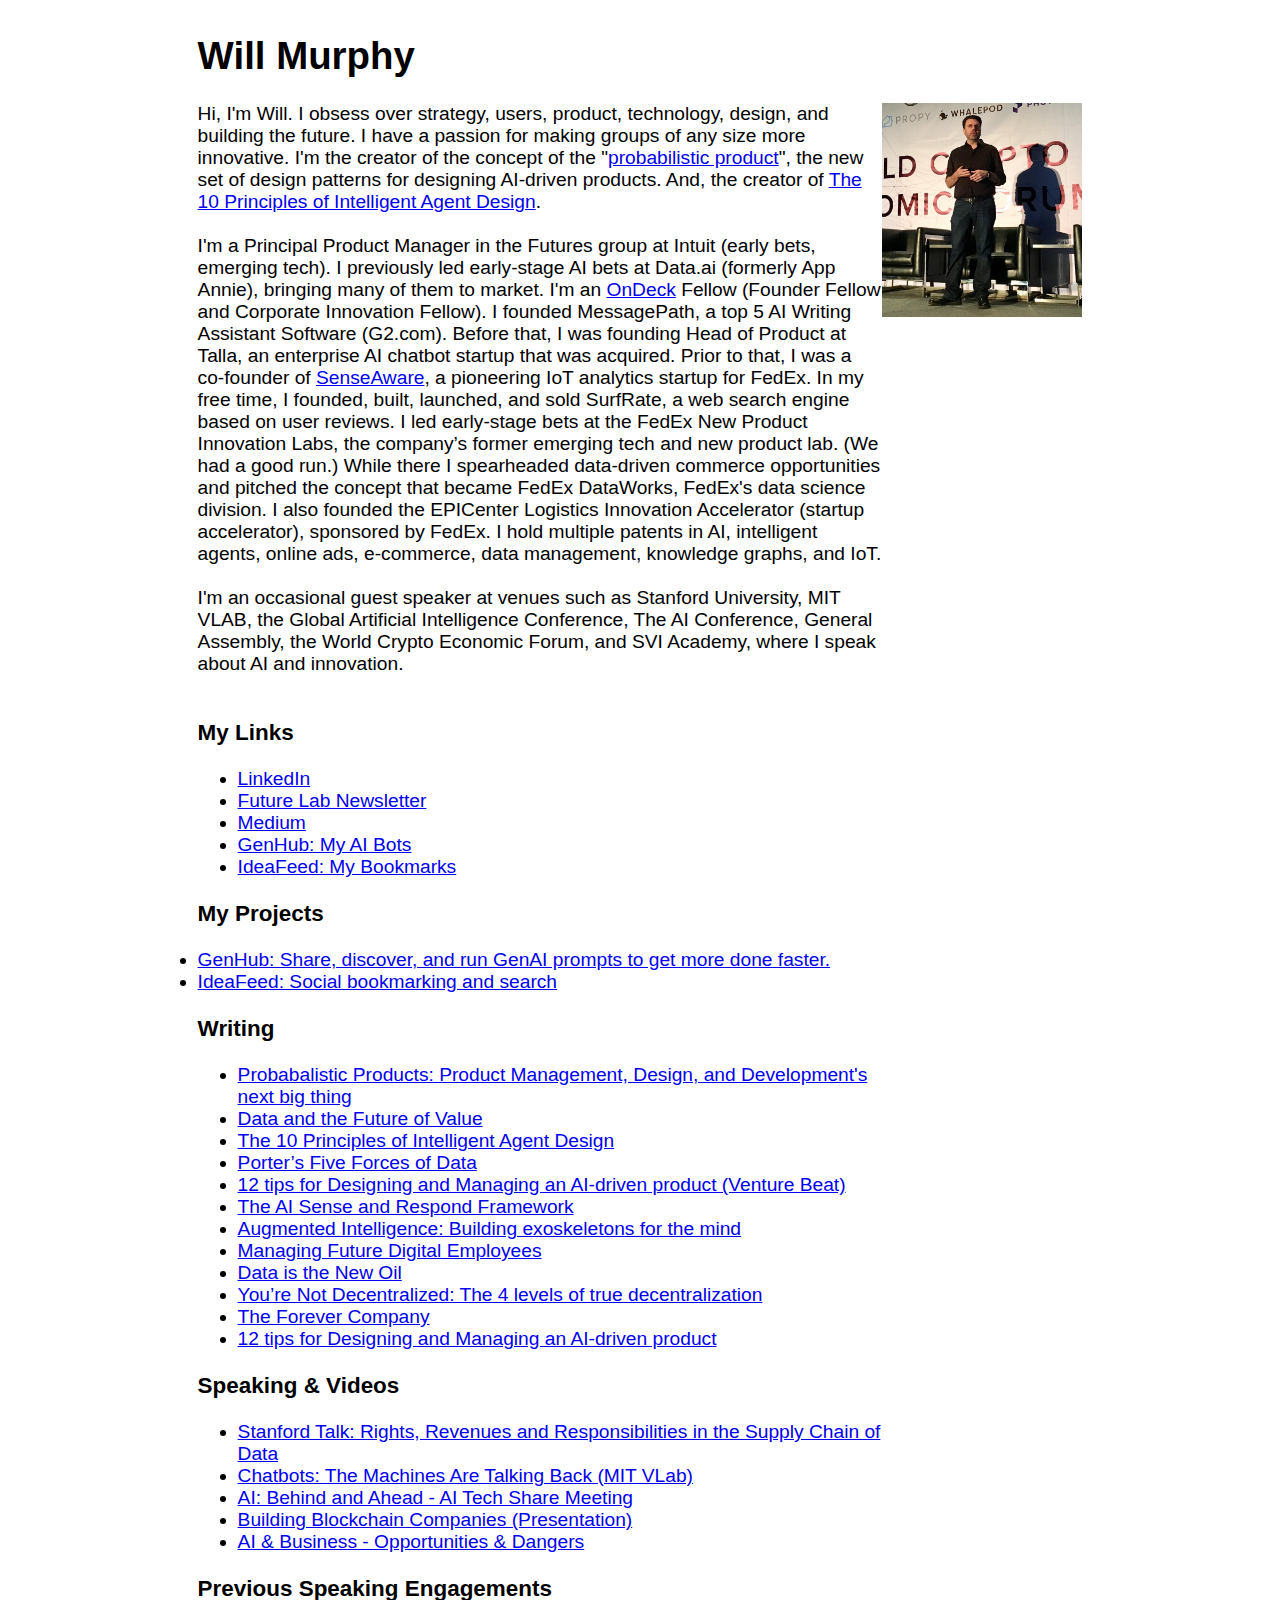
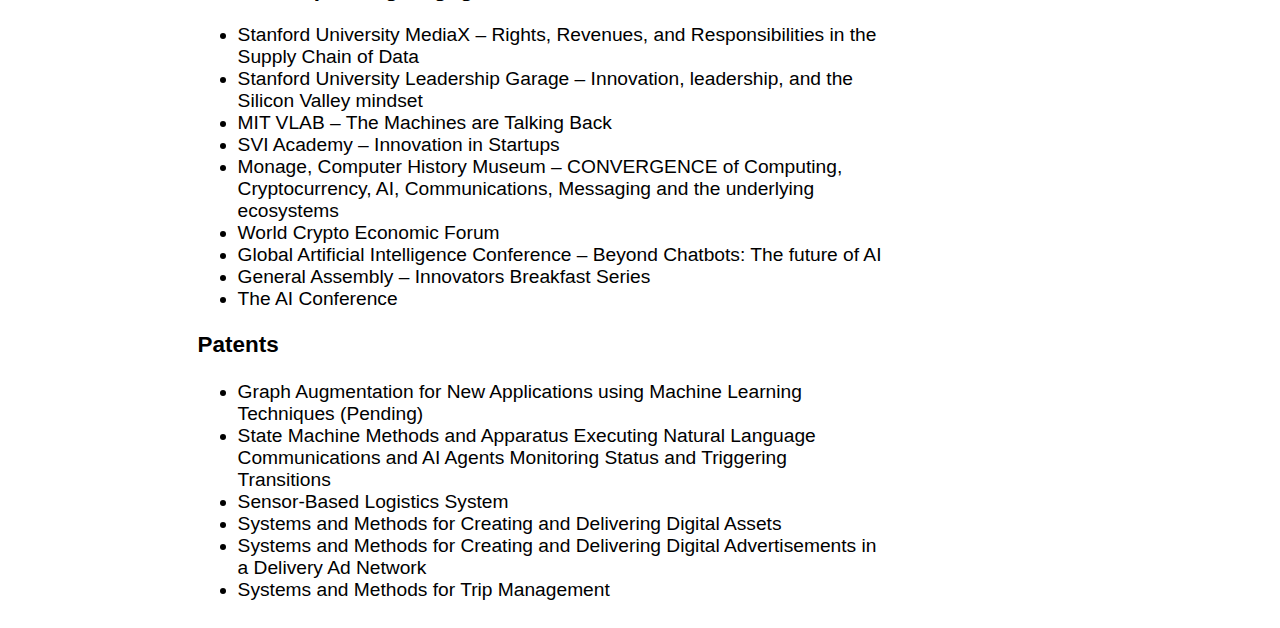
<file: index.html>
<!doctype html>
<html>
<head>
<meta charset="UTF-8">
    <meta name="title" content="Will Murphy">
    <meta name="description" content="Will Murphy">
    <meta name="keywords" content="Will Murphy, Silicon Valley, Artificial Intelligence, AI, Product Management, Innovation, Intrapreneur, Entrepreneur">
    <meta name="robots" content="index, follow">
    <meta http-equiv="Content-Type" content="text/html; charset=utf-8">
    <meta name="language" content="English">
    <meta name="revisit-after" content="7 days">

<title>Will Murphy</title>
<link rel="icon" type="image/x-icon" href="images/favicon.ico">
<meta name="viewport" content="width=device-width, initial-scale=1">    
<link rel="stylesheet" href="style.css">   
</head>
<body>
<div style="width: 70%;margin: auto;display:flex;"><h1>Will Murphy</h1>
</div>
<div style="width: 70%;margin: auto;display:flex;">
<!--
<div><mark><a href="https://willmurphy.net/ignite" target="_blank">New book coming in 2025: <b>Ignite: Sparking and nurturing innovation in organizations</b></a></mark></div>
-->

<div style="flex: 80%;">

Hi, I'm Will. I obsess over strategy, users, product, technology, design, and building the future.
    I have a passion for making groups of any size more innovative.
    I'm the creator of the concept of the "<a href="https://futurelab.substack.com/p/probabilistic-products" target="_blank">probabilistic product</a>", the new set of design patterns for designing AI-driven products.
    And, the creator of <a href="https://futurelab.substack.com/p/the-10-principles-of-intelligent" target="_blank">The 10 Principles of Intelligent Agent Design</a>.
<br><br>
    I'm a Principal Product Manager in the Futures group at Intuit (early bets, emerging tech). I previously led early-stage AI bets at Data.ai (formerly App Annie), bringing many of them to market.
    I'm an <a href="https://www.beondeck.com/" target="_blank">OnDeck</a> Fellow (Founder Fellow and Corporate Innovation Fellow).
I founded MessagePath, a top 5 AI Writing Assistant Software (G2.com).
Before that, I was founding Head of Product at Talla, an enterprise AI chatbot startup that was acquired.
Prior to that, I was a co-founder of <a href="https://senseaware.com/" target="_blank">SenseAware</a>, a pioneering IoT analytics startup for FedEx.
    In my free time, I founded, built, launched, and sold SurfRate, a web search engine based on user reviews.
I led early-stage bets at the FedEx New Product Innovation Labs, the company’s former emerging tech and new product lab. (We had a good run.)
While there I spearheaded data-driven commerce opportunities and pitched the concept that became FedEx DataWorks, FedEx's data science division.
    I also founded the EPICenter Logistics Innovation Accelerator (startup accelerator), sponsored by FedEx.
    I hold multiple patents in AI, intelligent agents, online ads, e-commerce, data management, knowledge graphs, and IoT.
<br><br>
    I'm an occasional guest speaker at venues such as Stanford University, MIT VLAB, the Global Artificial Intelligence Conference, The AI Conference, General Assembly, the World Crypto Economic Forum, and SVI Academy, where I speak about AI and innovation. <br><br>
<h3>My Links</h3>
<ul>
<li><a href="https://linkedin.com/in/willmurphy" target="_blank">LinkedIn</a></li>
<li><a href="https://futurelab.substack.com/" target="_blank">Future Lab Newsletter</a></li>
<li><a href="https://willmurphy.medium.com/" target="_blank">Medium</a></li>
<li><a href="https://genhub.ai/will" target="_blank">GenHub: My AI Bots</a></li>
<li><a href="https://ideafeed.com/will" target="_blank">IdeaFeed: My Bookmarks</a></li>
 
</ul>

<h3>My Projects</h3>
<li><a href="https://genhub.ai/" target="_blank">GenHub: Share, discover, and run GenAI prompts to get more done faster.
</a>
  </li> 
<li><a href="https://ideafeed.com/" target="_blank">IdeaFeed: Social bookmarking and search
</a>
  </li>
</ul> 

 
<h3>Writing</h3>
<ul>
<li>  <a href="https://futurelab.substack.com/p/probabilistic-products" target="_blank">Probabalistic Products: Product Management, Design, and Development's next big thing

</a>
</li>
<li>  <a href="data-future-of-value.html" target="_blank">Data and the Future of Value
  </a>    
    </li>
<li>  <a href="10-principles-intelligent-agent-design.html" target="_blank">The 10 Principles of Intelligent Agent Design
    </a>    
    </li>
<li>  <a href="porters-five-forces-of-data.html" target="_blank">Porter’s Five Forces of Data
    </a>    
   </li>
 
<li><a href="https://venturebeat.com/ai/12-tips-for-designing-and-managing-an-ai-driven-product/" target="_blank">12 tips for Designing and Managing an AI-driven product (Venture Beat)
    </a>    
    </li>
<li>  <a href="https://towardsdatascience.com/the-ai-sense-and-respond-framework-a-way-to-find-ai-opportunities-for-executives-and-entrepreneurs-a24aa56b4bff" target="_blank">The AI Sense and Respond Framework
    </a>
    </li>
<li>  <a href="https://medium.com/messagepath/augmented-intelligence-building-exoskeletons-for-the-mind-6a60f47cd398" target="_blank">Augmented Intelligence: Building exoskeletons for the mind
    </a>    
    </li>
<li>  <a href="https://medium.com/botchain/managing-future-digital-employees-529d83dcd8ea" target="_blank">Managing Future Digital Employees
    </a>    
    </li>
<li>  <a href="https://towardsdatascience.com/data-is-the-new-oil-f11440e80dd0" target="_blank">Data is the New Oil
    </a>    
    </li>

  <li><a href="https://willmurphy.medium.com/youre-not-decentralized-the-4-levels-of-true-decentralization-930e7e537748" target="_blank">You’re Not Decentralized: The 4 levels of true decentralization
    </a>    
  <li><a href="https://willmurphy.medium.com/the-forever-company-512ef48fd49f" target="_blank">The Forever Company</a>
    <br>
  <li><a href="https://opendatascience.com/12-tips-for-designing-and-managing-an-ai-driven-product/" target="_blank">12 tips for Designing and Managing an AI-driven product
</a>
    </li>
</ul>

<h3>Speaking & Videos</h3>
<ul>
<li><a href="https://www.youtube.com/watch?v=AAuG6im6qM4&embeds_euri=https%3A%2F%2Fwillmurphy.net%2F&feature=emb_imp_woyt" target="_blank">Stanford Talk: Rights, Revenues and Responsibilities in the Supply Chain of Data

</a>
</li>    
<li><a href="https://www.youtube.com/watch?v=OtcBAr-YdfQ" target="_blank">Chatbots: The Machines Are Talking Back (MIT VLab)
</a>
  </li>  
 
<li><a href="https://youtu.be/9xhGmuW9ym8?t=2047" target="_blank">AI: Behind and Ahead - AI Tech Share Meeting</a>
</li>   
<li><a href="https://www.slideshare.net/willmurphy/building-blockchain-companies-will-murphy-87743042" target="_blank">Building Blockchain Companies (Presentation)</a>
</li>   
<li><a href="https://www.slideshare.net/willmurphy/ai-business-opportunities-dangers" target="_blank">AI & Business - Opportunities & Dangers
</a>
</li>   
</ul>
   
 <h3>Previous Speaking Engagements</h3>
<ul>
  <li>Stanford University MediaX – Rights, Revenues, and Responsibilities in the Supply Chain of Data</li>
  <li>Stanford University Leadership Garage – Innovation, leadership, and the Silicon Valley mindset</li>
 
<li>MIT VLAB – The Machines are Talking Back</li>
<li>SVI Academy – Innovation in Startups</li>
<li>Monage, Computer History Museum – CONVERGENCE of Computing, Cryptocurrency, AI, Communications, Messaging and the underlying ecosystems</li>
<li>World Crypto Economic Forum</li>
<li>Global Artificial Intelligence Conference – Beyond Chatbots: The future of AI</li>
<li>General Assembly – Innovators Breakfast Series</li>
<li>The AI Conference</li>
 </ul>

 <h3>Patents</h3>
<ul>
  <li>Graph Augmentation for New Applications using Machine Learning Techniques (Pending)</li>
 <li>State Machine Methods and Apparatus Executing Natural Language Communications and AI Agents Monitoring Status and Triggering Transitions
 <li>Sensor-Based Logistics System</li>
 <li>Systems and Methods for Creating and Delivering Digital Assets</li>
 <li>Systems and Methods for Creating and Delivering Digital Advertisements in a Delivery Ad Network</li>
 <li>Systems and Methods for Trip Management</li>
 </ul>

</div>

    <div style="flex: 20%;">
        <div style="text-align:right;">
            <!--<div>
                <img src="images/murph.jpg" width="200" height="" align="right" alt=""/>
            </div>
            <br><br><br><br>
            -->
            <div>
                <img src="images/Image-2018-01-18-at-8.54.04-PM.png" width="200" height="" align="right" alt=""/>
            </div>
        </div>
    </div>

</div>    
    
</body>
</html>
</file>
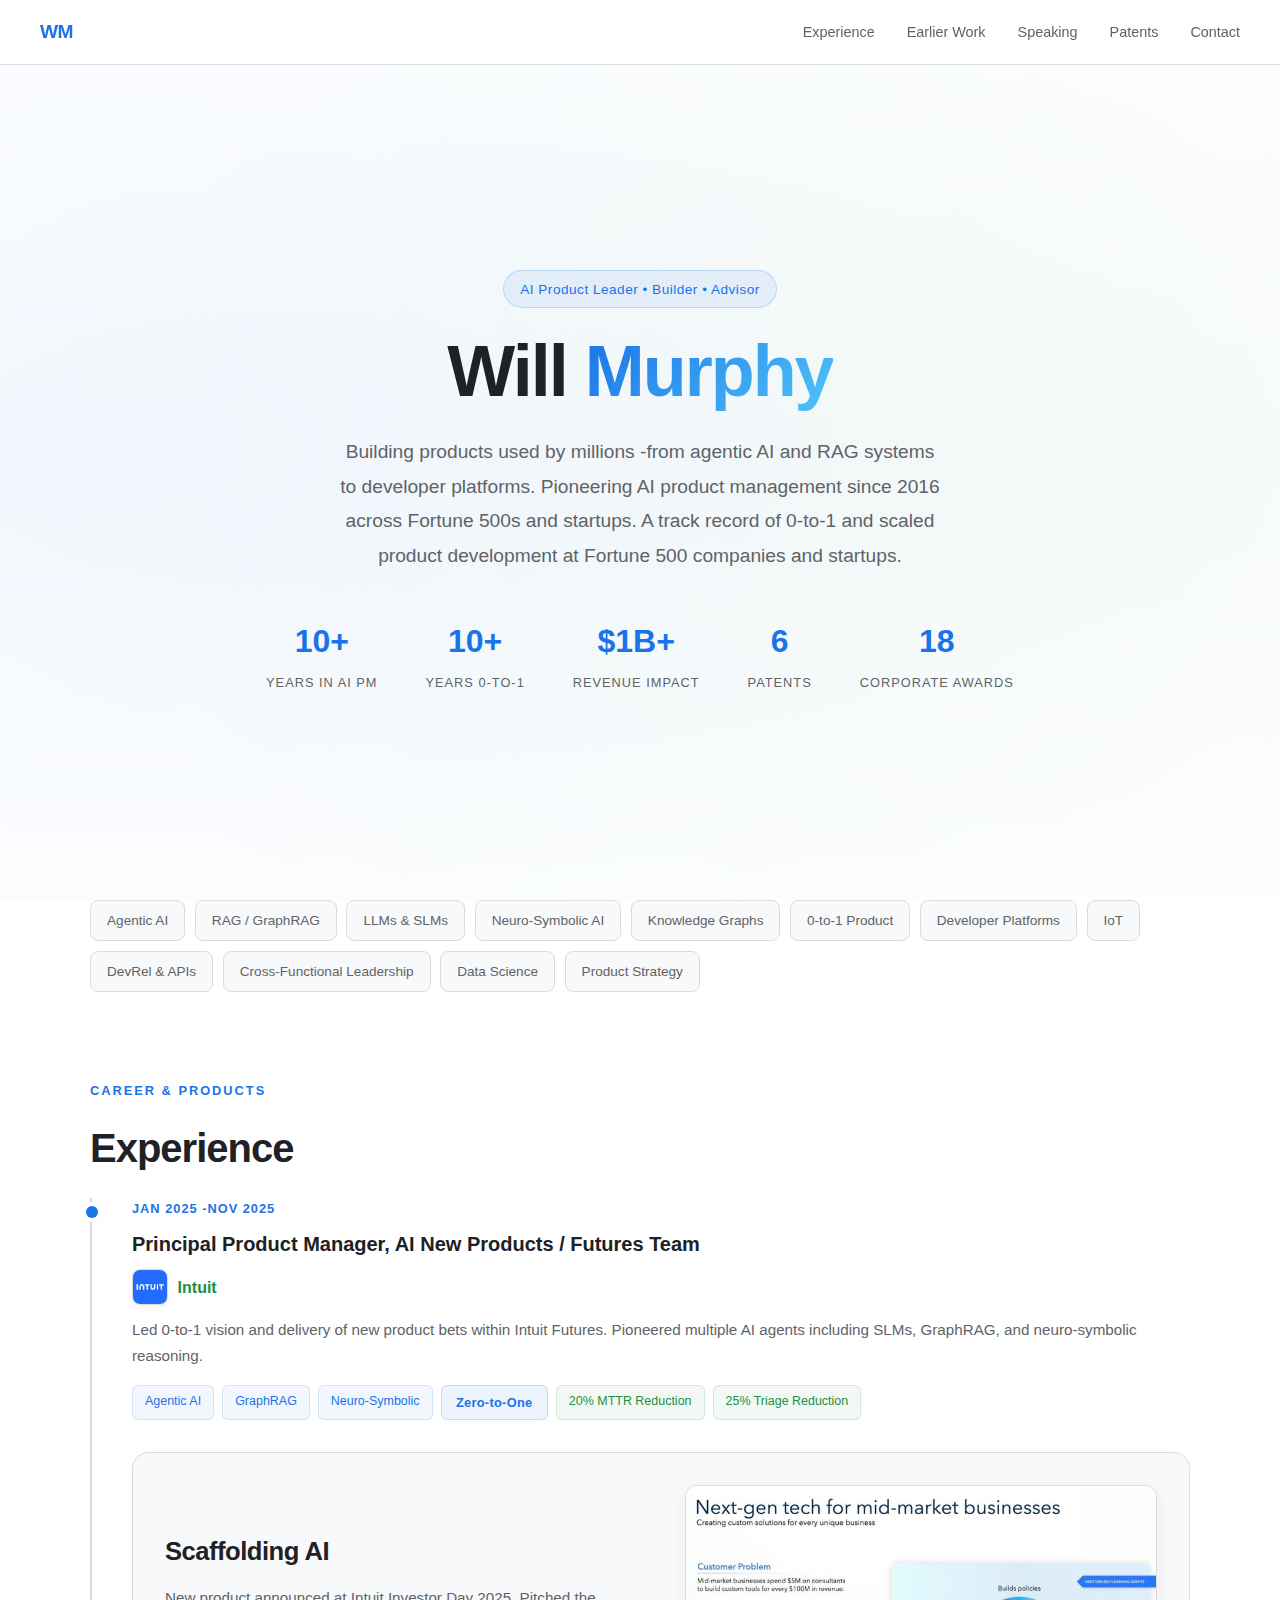
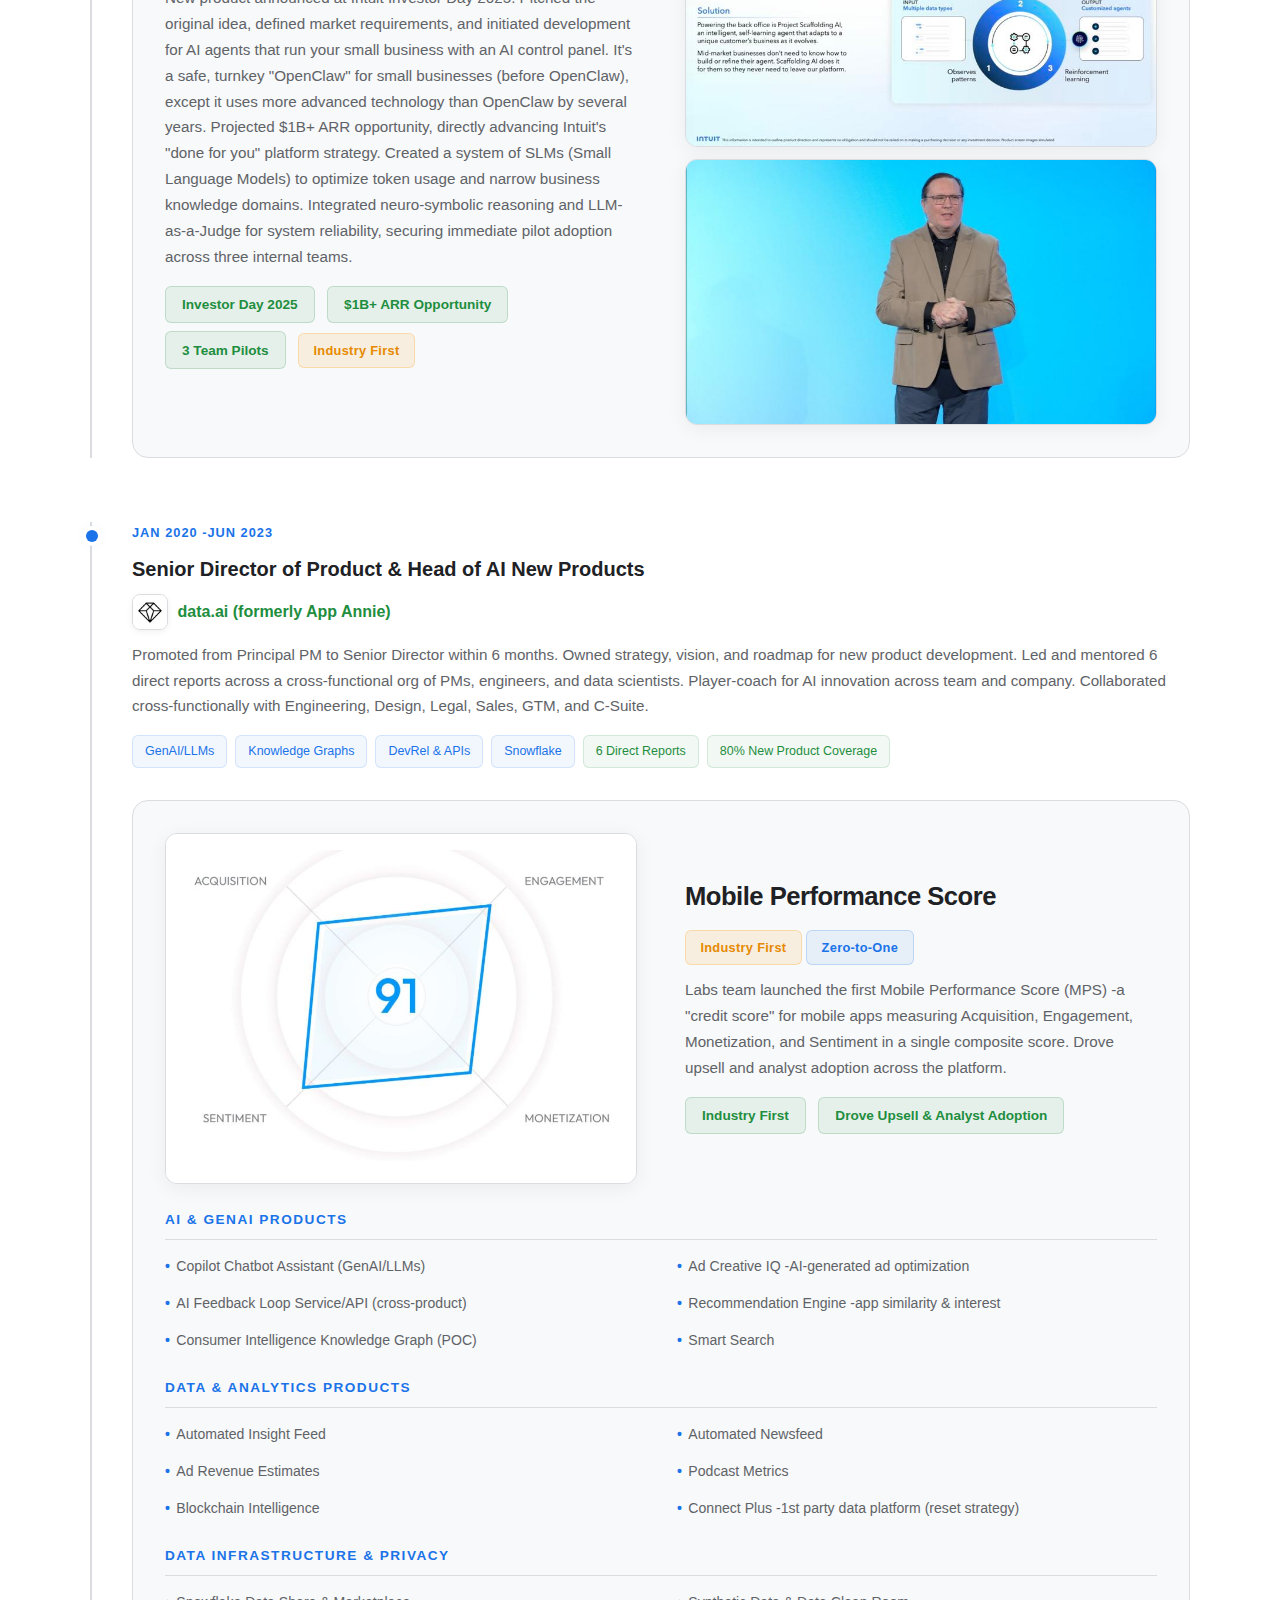
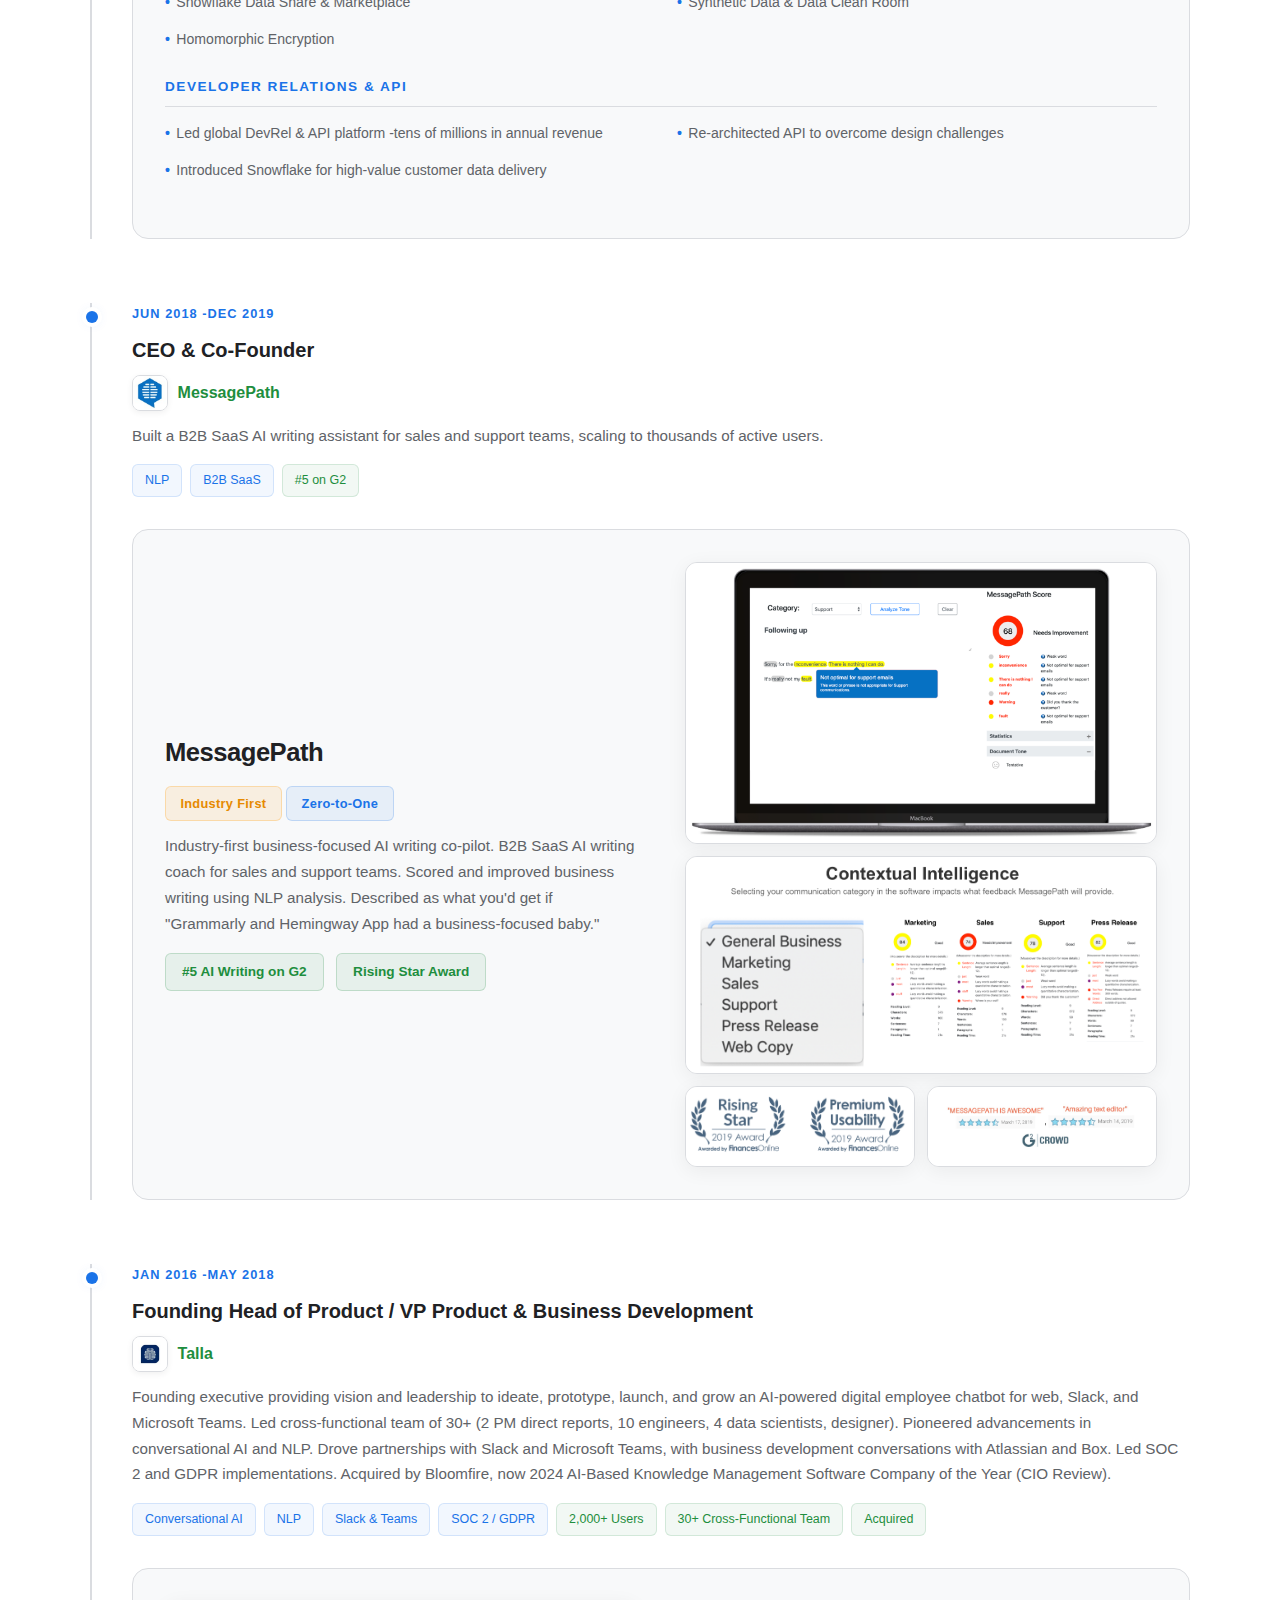
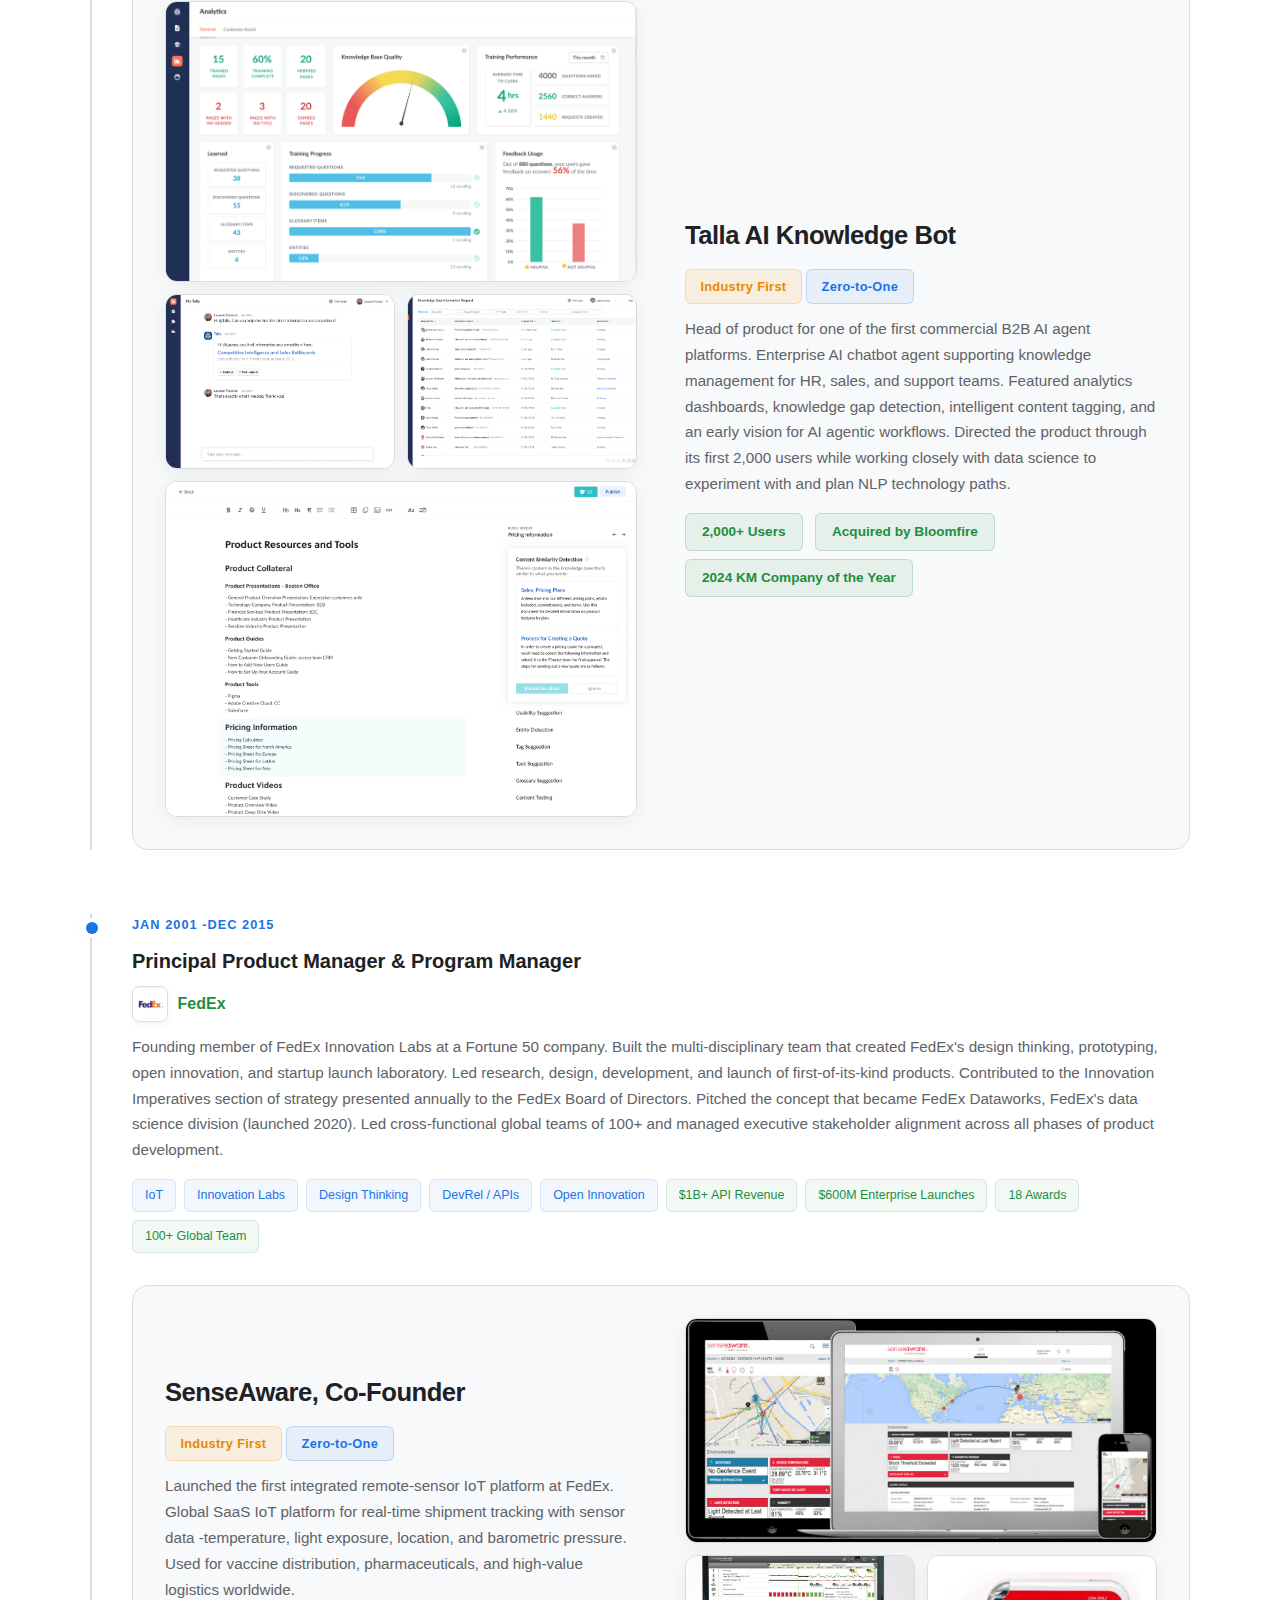
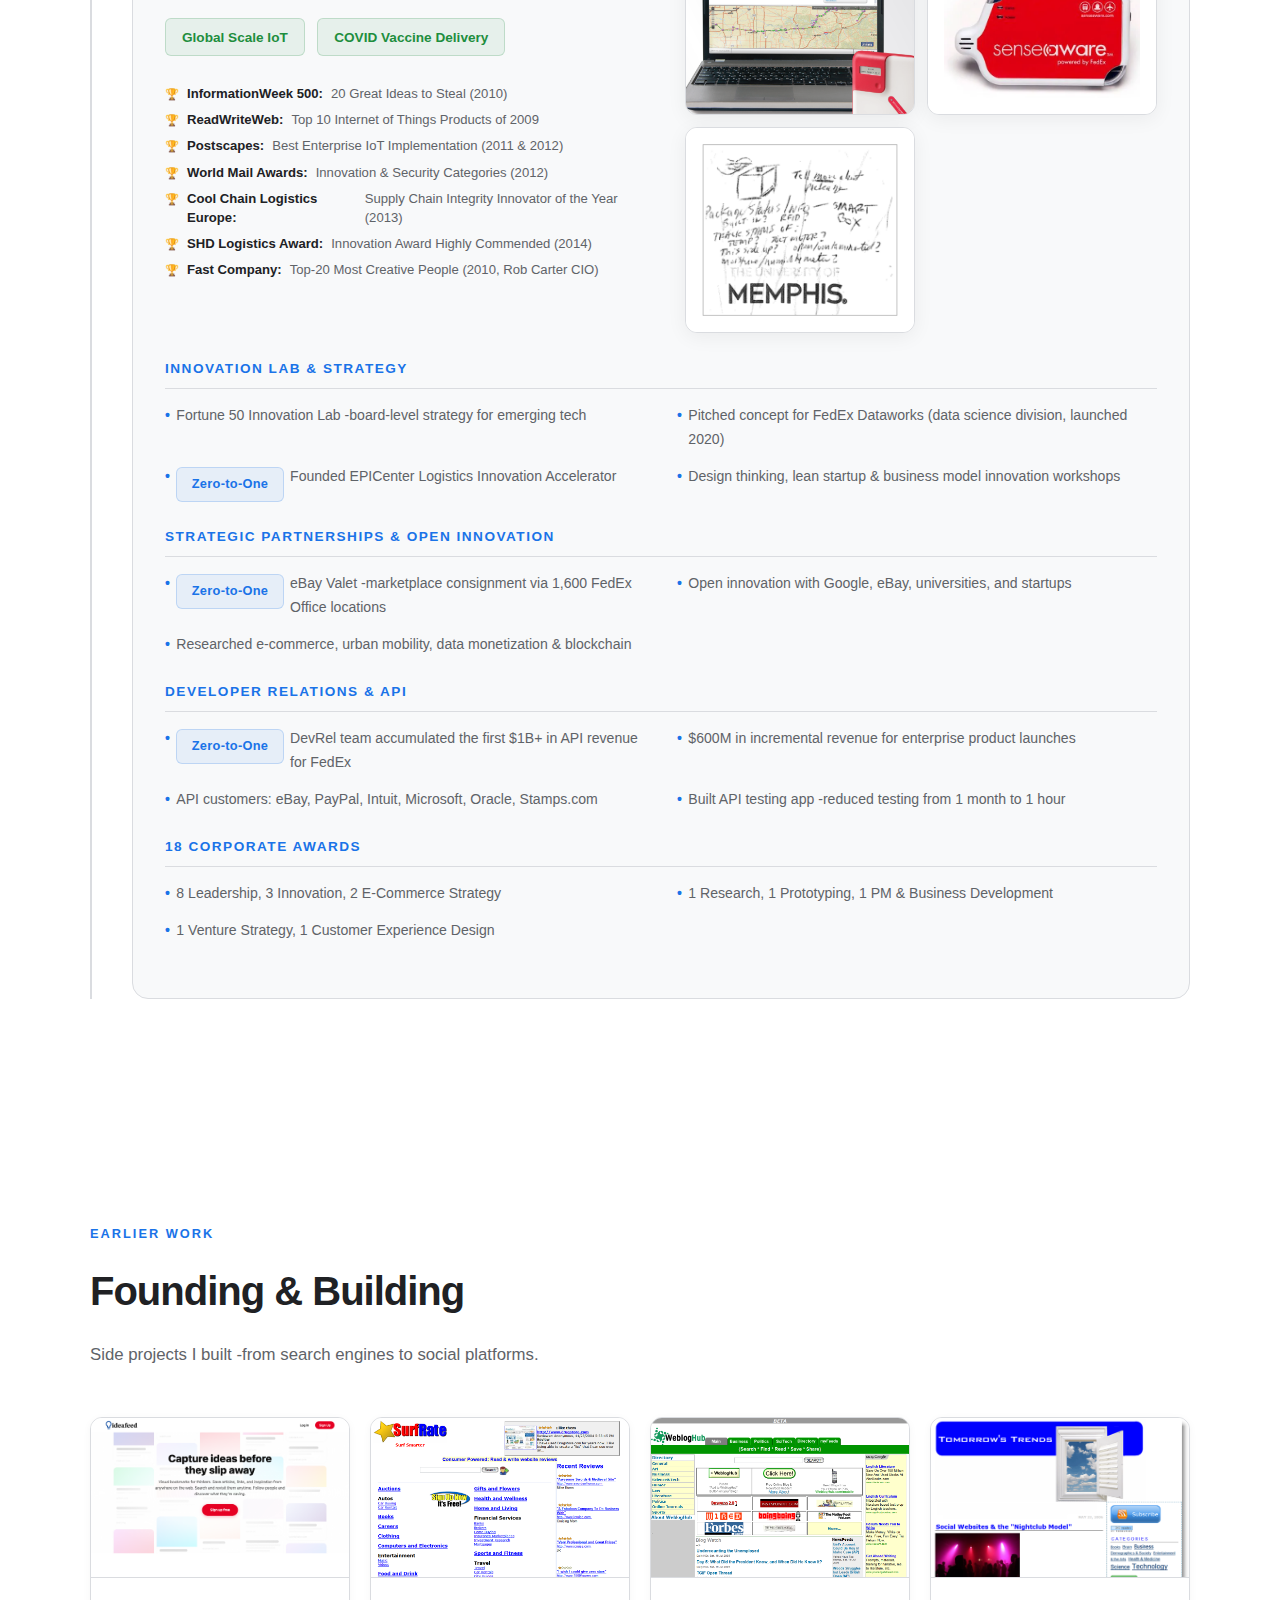
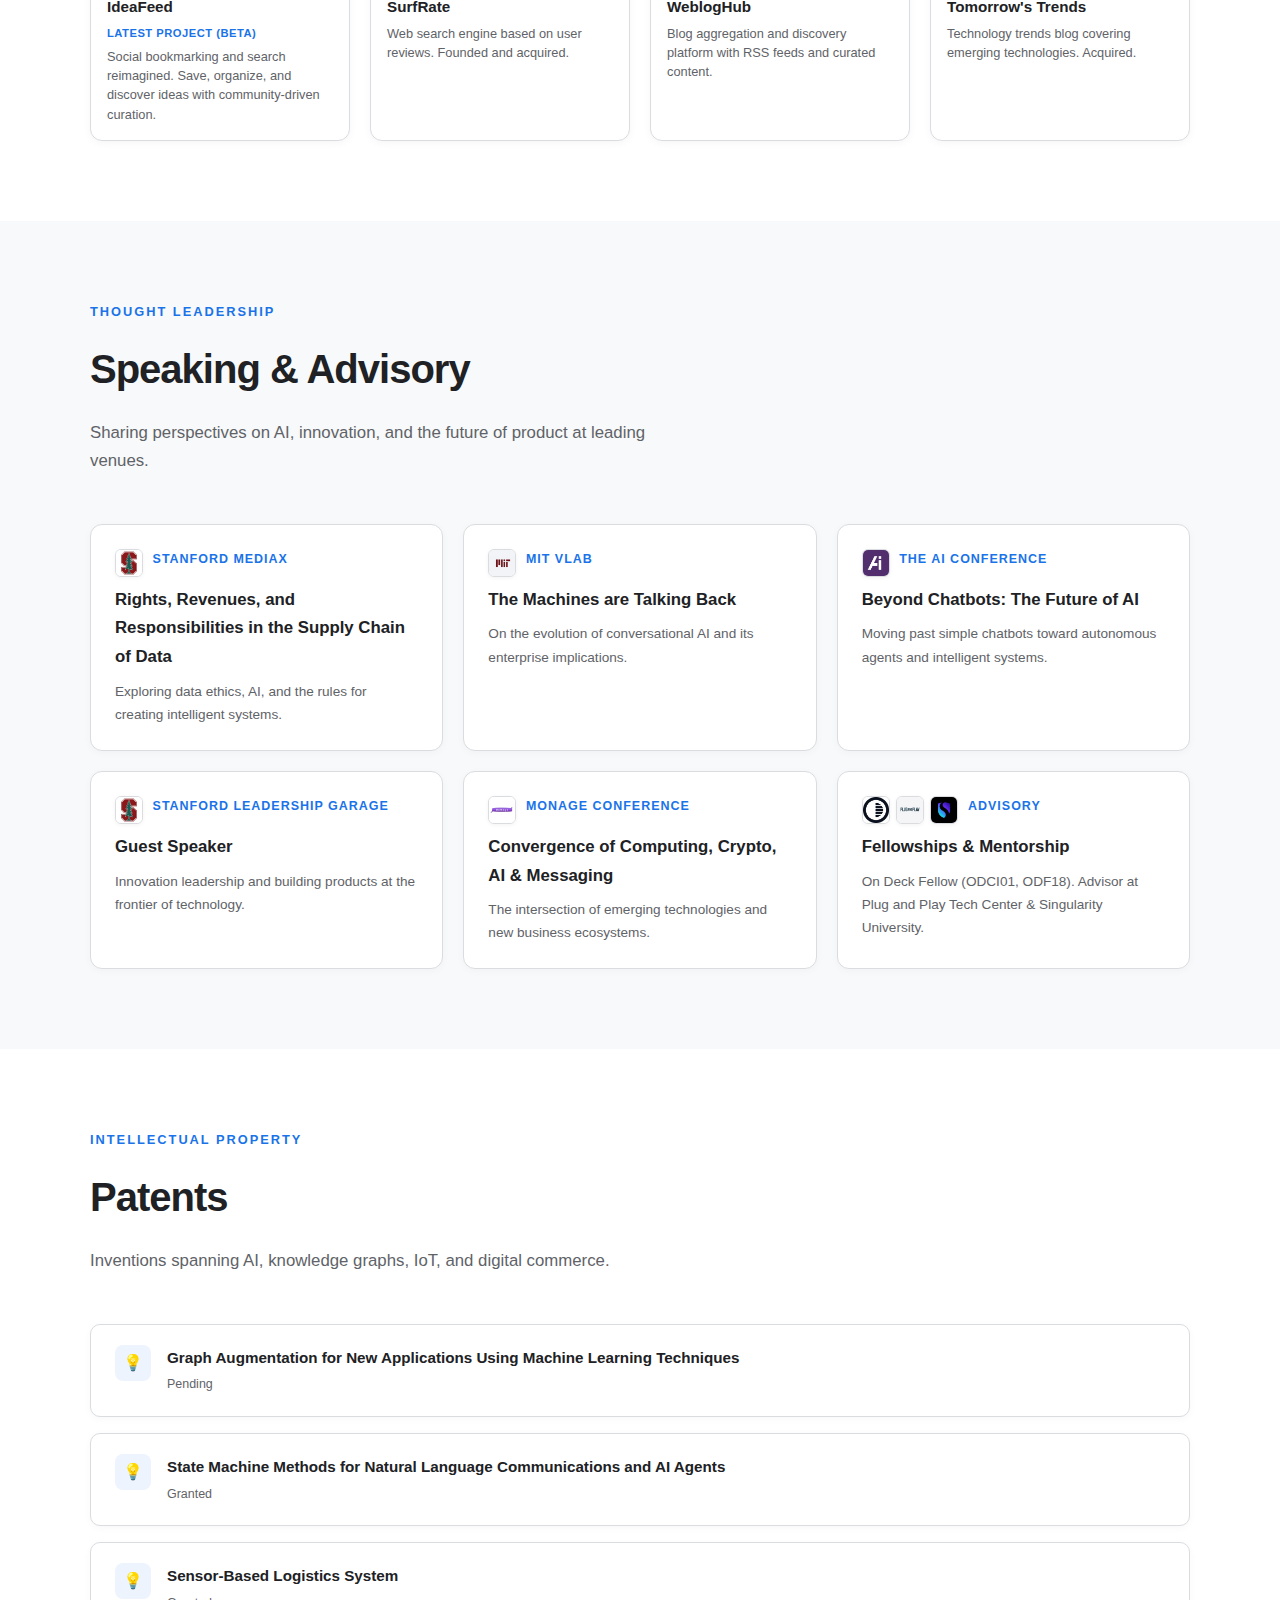
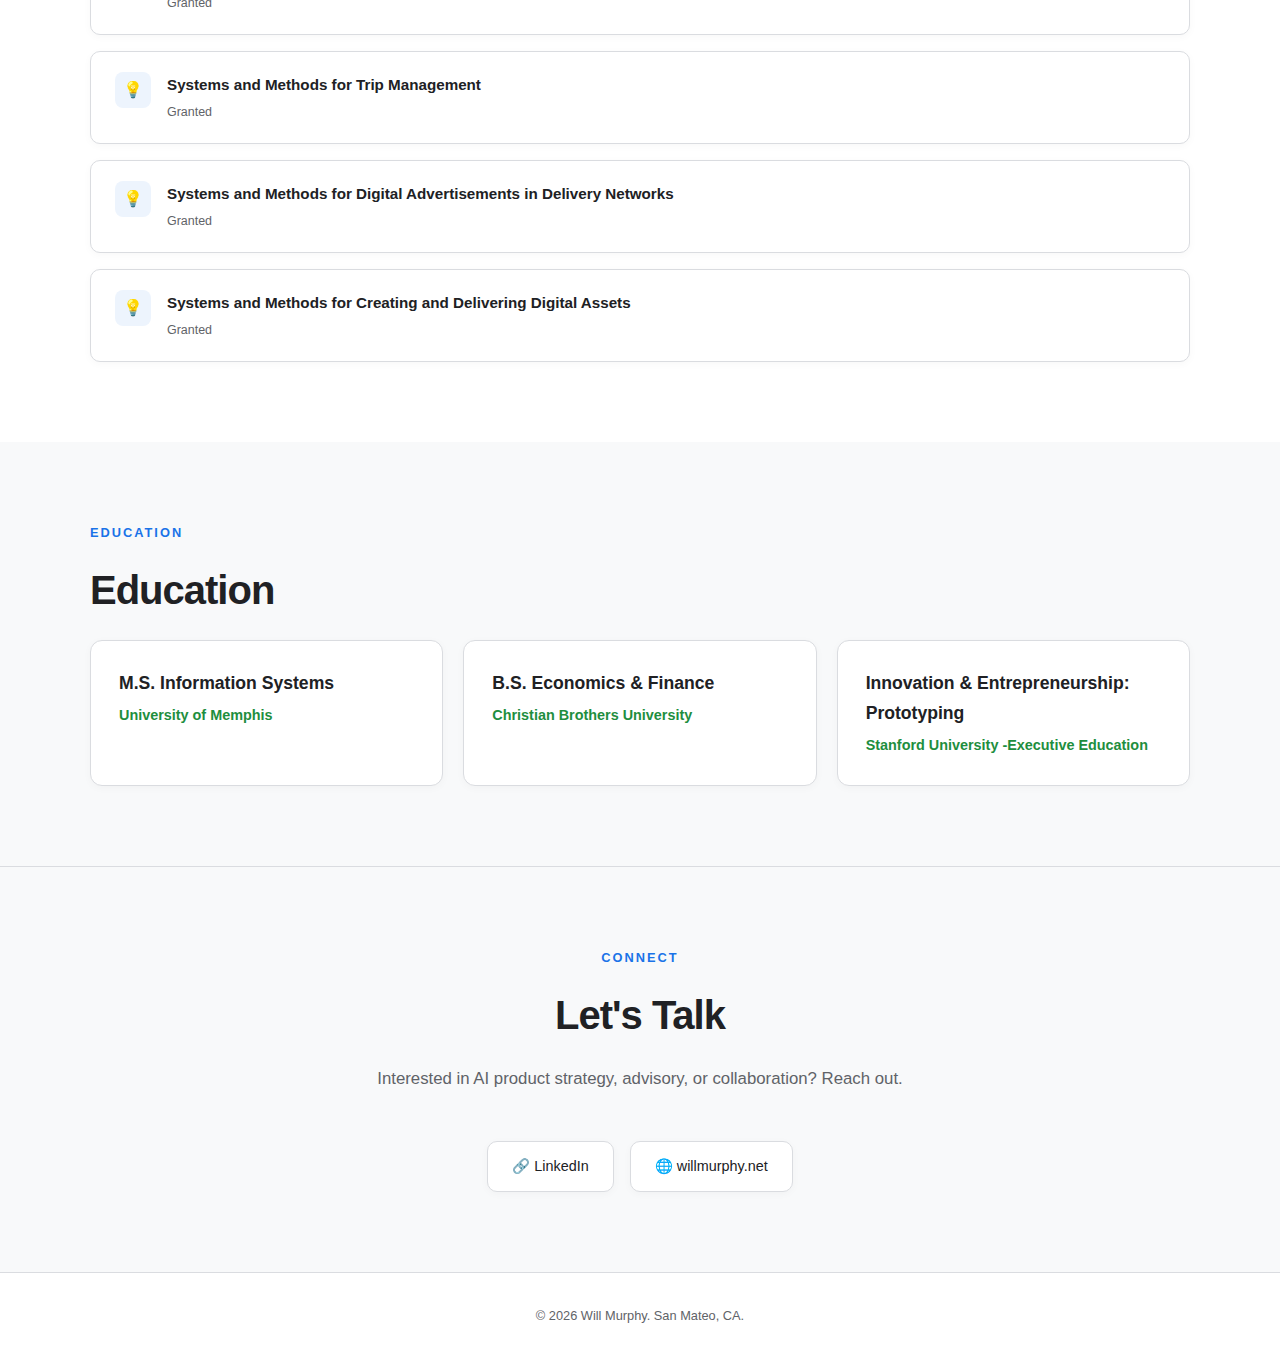
<file: portfolio/index.html>
<!DOCTYPE html>
<html lang="en">
<head>
    <meta charset="UTF-8">
    <meta name="viewport" content="width=device-width, initial-scale=1.0">
    <title>Will Murphy | AI Product Leader</title>
    <style>
        :root {
            --bg: #ffffff;
            --surface: #f8f9fa;
            --card: #ffffff;
            --border: #dadce0;
            --text: #202124;
            --text-muted: #5f6368;
            --accent: #1a73e8;
            --accent-glow: rgba(26, 115, 232, 0.15);
            --accent2: #1e8e3e;
            --accent3: #d93025;
        }

        * { margin: 0; padding: 0; box-sizing: border-box; }
        html { scroll-behavior: smooth; }

        body {
            font-family: 'Segoe UI', -apple-system, BlinkMacSystemFont, sans-serif;
            background: var(--bg);
            color: var(--text);
            line-height: 1.7;
        }

        /* Nav */
        nav {
            position: fixed; top: 0; width: 100%;
            background: rgba(255,255,255,0.88);
            backdrop-filter: blur(20px);
            border-bottom: 1px solid var(--border);
            z-index: 100; padding: 0 2rem;
        }
        nav .nav-inner {
            max-width: 1200px; margin: 0 auto;
            display: flex; justify-content: space-between; align-items: center; height: 64px;
        }
        nav .logo { font-weight: 700; font-size: 1.2rem; color: var(--accent); letter-spacing: -0.5px; }
        nav .nav-links { display: flex; gap: 2rem; list-style: none; }
        nav .nav-links a { color: var(--text-muted); text-decoration: none; font-size: 0.9rem; font-weight: 500; transition: color 0.2s; }
        nav .nav-links a:hover { color: var(--text); }
        .hamburger { display: none; flex-direction: column; cursor: pointer; gap: 5px; }
        .hamburger span { width: 24px; height: 2px; background: var(--text-muted); transition: 0.3s; }

        /* Hero */
        .hero {
            min-height: 100vh; display: flex; align-items: center; justify-content: center;
            padding: 6rem 2rem 2rem; position: relative; overflow: hidden;
        }
        .hero::before {
            content: ''; position: absolute; top: -50%; left: -50%; width: 200%; height: 200%;
            background: radial-gradient(ellipse at 30% 50%, rgba(26,115,232,0.06) 0%, transparent 50%),
                        radial-gradient(ellipse at 70% 50%, rgba(30,142,62,0.04) 0%, transparent 50%);
            animation: drift 20s ease-in-out infinite alternate;
        }
        @keyframes drift { 0% { transform: translate(0,0) rotate(0deg); } 100% { transform: translate(-5%,3%) rotate(3deg); } }
        .hero-content { position: relative; max-width: 800px; text-align: center; }
        .hero-badge {
            display: inline-block; padding: 0.4rem 1rem;
            background: rgba(26,115,232,0.08); border: 1px solid rgba(26,115,232,0.2);
            border-radius: 100px; font-size: 0.85rem; color: var(--accent); margin-bottom: 1.5rem; letter-spacing: 0.5px;
        }
        h1 { font-size: clamp(2.5rem,6vw,4.5rem); font-weight: 800; line-height: 1.1; margin-bottom: 1.5rem; letter-spacing: -2px; }
        h1 .gradient { background: linear-gradient(135deg, #1a73e8, #4fc3f7); -webkit-background-clip: text; -webkit-text-fill-color: transparent; background-clip: text; }
        .hero-sub { font-size: 1.2rem; color: var(--text-muted); max-width: 600px; margin: 0 auto 2.5rem; line-height: 1.8; }
        .hero-stats { display: flex; justify-content: center; gap: 3rem; flex-wrap: wrap; margin-top: 2rem; }
        .stat { text-align: center; }
        .stat-number { font-size: 2rem; font-weight: 800; color: var(--accent); }
        .stat-label { font-size: 0.8rem; color: var(--text-muted); text-transform: uppercase; letter-spacing: 1px; margin-top: 0.25rem; }
        .hero-buttons { display: flex; gap: 1rem; justify-content: center; }
        .btn { display: inline-flex; align-items: center; gap: 0.5rem; padding: 0.8rem 1.8rem; border-radius: 8px; font-size: 0.95rem; font-weight: 600; text-decoration: none; transition: all 0.2s; cursor: pointer; border: none; }
        .btn-primary { background: var(--accent); color: #fff; box-shadow: 0 4px 20px var(--accent-glow); }
        .btn-primary:hover { transform: translateY(-2px); box-shadow: 0 8px 30px var(--accent-glow); }
        .btn-secondary { background: transparent; color: var(--text); border: 1px solid var(--border); }
        .btn-secondary:hover { border-color: var(--accent); background: rgba(26,115,232,0.03); }

        /* Sections */
        section { padding: 5rem 2rem; }
        .container { max-width: 1100px; margin: 0 auto; }
        .section-label { font-size: 0.8rem; text-transform: uppercase; letter-spacing: 2px; color: var(--accent); font-weight: 600; margin-bottom: 0.75rem; }
        .section-title { font-size: clamp(1.8rem,4vw,2.5rem); font-weight: 800; letter-spacing: -1px; margin-bottom: 1rem; }
        .section-desc { color: var(--text-muted); max-width: 600px; margin-bottom: 3rem; font-size: 1.05rem; }

        /* Skills */
        .skills-row { display: flex; gap: 0.6rem; flex-wrap: wrap; margin-bottom: 2rem; }
        .skill-pill { padding: 0.5rem 1rem; background: var(--surface); border: 1px solid var(--border); border-radius: 8px; font-size: 0.85rem; color: var(--text-muted); font-weight: 500; transition: all 0.2s; }
        .skill-pill:hover { border-color: var(--accent); color: var(--text); background: rgba(26,115,232,0.03); }

        /* Timeline Logo + Company inline */
        .timeline-logo-row {
            display: flex; align-items: center; gap: 0.6rem;
            margin-top: 0.5rem; margin-bottom: 0.75rem;
        }
        .timeline-logo {
            width: 36px; height: 36px; border-radius: 8px; object-fit: cover;
            border: 1px solid var(--border); flex-shrink: 0;
            box-shadow: 0 2px 6px rgba(0,0,0,0.06);
        }
        .timeline-logo-row .timeline-company { margin-bottom: 0; }

        /* Speaking Logo inline with venue */
        .speaking-header {
            display: flex; align-items: center; gap: 0.6rem; margin-bottom: 0.5rem;
        }
        .speaking-logo {
            width: 28px; height: 28px; border-radius: 6px; object-fit: cover;
            border: 1px solid var(--border); flex-shrink: 0;
            box-shadow: 0 1px 4px rgba(0,0,0,0.05);
        }
        .speaking-logos {
            display: flex; gap: 0.4rem; align-items: center;
        }

        /* Timeline Blocks */
        .timeline-block {
            position: relative;
            padding-left: 2.5rem;
            margin-bottom: 4rem;
            border-left: 2px solid var(--border);
        }
        .timeline-block:first-child { border-image: linear-gradient(to bottom, var(--accent), var(--border)) 1; }
        .timeline-header {
            position: relative;
            margin-bottom: 2rem;
        }
        .timeline-header::before {
            content: ''; position: absolute; left: -2.85rem; top: 8px;
            width: 12px; height: 12px; background: var(--accent);
            border-radius: 50%; box-shadow: 0 0 0 4px var(--bg), 0 0 12px var(--accent-glow);
        }
        .timeline-header.current::before { animation: pulse-dot 2s ease-in-out infinite; }
        .showcase-inline {
            background: var(--surface); border: 1px solid var(--border);
            border-radius: 16px; padding: 2rem; margin-top: 1.5rem;
        }
        .showcase-inline .showcase-item { margin-bottom: 0; padding-bottom: 0; border-bottom: none; }
        .showcase-inline .showcase-text .showcase-company { display: none; }

        /* Product list for expanded sections */
        .product-list-section { margin-top: 1.5rem; }
        .product-list-section h4 {
            font-size: 0.85rem; text-transform: uppercase; letter-spacing: 1.5px;
            color: var(--accent); font-weight: 600; margin-bottom: 0.75rem;
            padding-bottom: 0.5rem; border-bottom: 1px solid var(--border);
        }
        .product-list {
            display: grid; grid-template-columns: 1fr 1fr; gap: 0.4rem 2rem;
            margin-bottom: 1.25rem;
        }
        .product-list-item {
            font-size: 0.88rem; color: var(--text-muted); padding: 0.2rem 0;
            display: flex; align-items: baseline; gap: 0.4rem;
        }
        .product-list-item::before { content: '\2022'; color: var(--accent); font-weight: 700; flex-shrink: 0; }
        .product-list-item .zero-to-one-badge {
            flex-shrink: 0; margin-bottom: 0; white-space: nowrap; align-self: flex-start; margin-top: 0.1rem;
        }

        /* ===== PRODUCT SHOWCASE ===== */
        .showcase-item {
            display: grid;
            grid-template-columns: 1fr 1fr;
            gap: 3rem;
            align-items: center;
            margin-bottom: 5rem;
            padding-bottom: 5rem;
            border-bottom: 1px solid var(--border);
        }
        .showcase-item:last-child { border-bottom: none; margin-bottom: 0; padding-bottom: 0; }
        .showcase-item.reverse .showcase-images { order: -1; }

        .showcase-text .showcase-company {
            font-size: 0.8rem; text-transform: uppercase; letter-spacing: 2px;
            color: var(--accent); font-weight: 600; margin-bottom: 0.5rem;
        }
        .showcase-text h3 { font-size: 1.6rem; font-weight: 700; margin-bottom: 0.75rem; letter-spacing: -0.5px; }
        .showcase-text p { color: var(--text-muted); font-size: 0.95rem; line-height: 1.7; margin-bottom: 1rem; }
        .showcase-metric {
            display: inline-block; padding: 0.4rem 1rem;
            background: rgba(30,142,62,0.08); border: 1px solid rgba(30,142,62,0.2);
            border-radius: 6px; font-size: 0.85rem; color: var(--accent2); font-weight: 600;
            margin-right: 0.5rem; margin-bottom: 0.5rem;
        }
        .industry-first-badge {
            display: inline-block; padding: 0.35rem 0.9rem;
            background: rgba(255,152,0,0.1); border: 1px solid rgba(255,152,0,0.25);
            border-radius: 6px; font-size: 0.8rem; color: #e68a00; font-weight: 600;
            margin-bottom: 0.75rem; letter-spacing: 0.3px;
        }
        .paused-badge {
            background: rgba(255,213,0,0.15) !important; border: 1px solid rgba(255,193,0,0.35) !important;
            color: #b8860b !important;
        }
        .zero-to-one-badge {
            display: inline-block; padding: 0.35rem 0.9rem;
            background: rgba(26,115,232,0.08); border: 1px solid rgba(26,115,232,0.2);
            border-radius: 6px; font-size: 0.8rem; color: var(--accent); font-weight: 600;
            margin-bottom: 0.75rem; letter-spacing: 0.3px;
        }
        .showcase-tags { display: flex; flex-wrap: wrap; gap: 0.5rem; margin-top: 1rem; }
        .tag { padding: 0.3rem 0.75rem; background: rgba(26,115,232,0.06); border: 1px solid rgba(26,115,232,0.15); border-radius: 6px; font-size: 0.78rem; color: var(--accent); font-weight: 500; }

        .showcase-images { display: grid; gap: 0.75rem; }
        .showcase-images.grid-2 { grid-template-columns: 1fr 1fr; }
        .showcase-images.grid-stack { grid-template-columns: 1fr; }

        .showcase-img-wrap {
            border-radius: 12px; overflow: hidden;
            border: 1px solid var(--border);
            box-shadow: 0 4px 20px rgba(0,0,0,0.06);
            transition: transform 0.3s, box-shadow 0.3s;
            background: var(--surface);
        }
        .showcase-img-wrap:hover {
            transform: translateY(-4px);
            box-shadow: 0 12px 40px rgba(0,0,0,0.1);
        }
        .showcase-img-wrap img {
            width: 100%; height: 100%; object-fit: cover; display: block;
        }
        .showcase-img-wrap.tall img { object-fit: contain; padding: 1rem; background: #fff; }
        .showcase-img-wrap.hero-img { grid-column: 1 / -1; }

        /* Awards */
        .awards-list { margin-top: 1.25rem; display: flex; flex-direction: column; gap: 0.4rem; }
        .award-item {
            display: flex; align-items: baseline; gap: 0.5rem;
            font-size: 0.82rem; color: var(--text-muted); line-height: 1.5;
        }
        .award-item::before { content: '\1F3C6'; flex-shrink: 0; font-size: 0.7rem; }
        .award-item strong { color: var(--text); font-weight: 600; }

        /* Earlier Work Gallery */
        .gallery-grid {
            display: grid;
            grid-template-columns: repeat(auto-fill, minmax(220px, 1fr));
            gap: 1.25rem;
        }
        .gallery-card {
            background: var(--card); border: 1px solid var(--border); border-radius: 12px;
            overflow: hidden; transition: all 0.3s;
            box-shadow: 0 2px 8px rgba(0,0,0,0.04);
        }
        .gallery-card:hover { transform: translateY(-4px); box-shadow: 0 12px 30px rgba(0,0,0,0.08); border-color: var(--accent); }
        .gallery-card .gallery-img { width: 100%; height: 160px; object-fit: cover; object-position: top; display: block; border-bottom: 1px solid var(--border); }
        .gallery-card .gallery-info { padding: 1rem; }
        .gallery-card h4 { font-size: 0.95rem; font-weight: 700; margin-bottom: 0.25rem; }
        .gallery-card p { font-size: 0.8rem; color: var(--text-muted); line-height: 1.5; }

        /* Timeline */
        @keyframes pulse-dot { 0%,100% { box-shadow: 0 0 0 4px var(--bg), 0 0 12px var(--accent-glow); } 50% { box-shadow: 0 0 0 4px var(--bg), 0 0 24px var(--accent-glow); } }
        .timeline-date { font-size: 0.8rem; color: var(--accent); font-weight: 600; text-transform: uppercase; letter-spacing: 1px; margin-bottom: 0.5rem; }
        .timeline-role { font-size: 1.25rem; font-weight: 700; margin-bottom: 0.15rem; }
        .timeline-company { font-size: 1rem; color: var(--accent2); font-weight: 600; margin-bottom: 0.75rem; }
        .timeline-desc { color: var(--text-muted); margin-bottom: 1rem; font-size: 0.95rem; }
        .timeline-highlights { display: flex; flex-wrap: wrap; gap: 0.5rem; }
        .tag.green { background: rgba(30,142,62,0.06); border-color: rgba(30,142,62,0.15); color: var(--accent2); }

        /* Speaking */
        .speaking-grid { display: grid; grid-template-columns: repeat(auto-fit, minmax(280px, 1fr)); gap: 1.25rem; }
        .speaking-card { background: var(--card); border: 1px solid var(--border); border-radius: 12px; padding: 1.5rem; transition: border-color 0.2s; box-shadow: 0 2px 8px rgba(0,0,0,0.03); }
        .speaking-card:hover { border-color: var(--accent); }
        .speaking-venue { font-size: 0.78rem; color: var(--accent); text-transform: uppercase; letter-spacing: 1px; font-weight: 600; margin-bottom: 0.5rem; }
        .speaking-card h3 { font-size: 1.05rem; font-weight: 600; margin-bottom: 0.5rem; }
        .speaking-card p { color: var(--text-muted); font-size: 0.85rem; }

        /* Patents */
        .patents-list { display: grid; gap: 1rem; }
        .patent-item { background: var(--card); border: 1px solid var(--border); border-radius: 10px; padding: 1.25rem 1.5rem; display: flex; align-items: flex-start; gap: 1rem; box-shadow: 0 2px 8px rgba(0,0,0,0.03); }
        .patent-icon { flex-shrink: 0; width: 36px; height: 36px; background: rgba(26,115,232,0.08); border-radius: 8px; display: flex; align-items: center; justify-content: center; font-size: 1rem; }
        .patent-item h4 { font-size: 0.95rem; font-weight: 600; margin-bottom: 0.25rem; }
        .patent-item .patent-status { font-size: 0.78rem; color: var(--text-muted); }

        /* Education */
        .edu-grid { display: grid; grid-template-columns: repeat(auto-fit, minmax(300px, 1fr)); gap: 1.25rem; }
        .edu-card { background: var(--card); border: 1px solid var(--border); border-radius: 12px; padding: 1.75rem; box-shadow: 0 2px 8px rgba(0,0,0,0.03); }
        .edu-card h3 { font-size: 1.1rem; font-weight: 700; margin-bottom: 0.25rem; }
        .edu-card .school { color: var(--accent2); font-size: 0.9rem; font-weight: 600; }

        /* Contact */
        .contact-section { text-align: center; background: var(--surface); border-top: 1px solid var(--border); }
        .contact-section .section-desc { margin-left: auto; margin-right: auto; }
        .contact-links { display: flex; gap: 1rem; justify-content: center; flex-wrap: wrap; }
        .contact-link { display: inline-flex; align-items: center; gap: 0.5rem; padding: 0.75rem 1.5rem; background: var(--card); border: 1px solid var(--border); border-radius: 10px; color: var(--text); text-decoration: none; font-size: 0.9rem; font-weight: 500; transition: all 0.2s; box-shadow: 0 2px 8px rgba(0,0,0,0.03); }
        .contact-link:hover { border-color: var(--accent); transform: translateY(-2px); }

        footer { padding: 2rem; text-align: center; color: var(--text-muted); font-size: 0.8rem; border-top: 1px solid var(--border); }

        /* Responsive */
        @media (max-width: 768px) {
            nav .nav-links { display: none; }
            nav .nav-links.open { display: flex; flex-direction: column; position: absolute; top: 64px; left: 0; right: 0; background: rgba(255,255,255,0.95); backdrop-filter: blur(20px); padding: 1.5rem 2rem; border-bottom: 1px solid var(--border); gap: 1rem; }
            .hamburger { display: flex; }
            .hero-stats { gap: 1.5rem; }
            .hero-buttons { flex-direction: column; align-items: center; }
            .showcase-item, .showcase-item.reverse { grid-template-columns: 1fr; }
            .showcase-item.reverse .showcase-images { order: 0; }
            .gallery-grid { grid-template-columns: repeat(auto-fill, minmax(160px, 1fr)); }
        }
    </style>
</head>
<body>

<!-- Navigation -->
<nav>
    <div class="nav-inner">
        <div class="logo">WM</div>
        <ul class="nav-links" id="navLinks">
            <li><a href="#experience">Experience</a></li>
            <li><a href="#earlier">Earlier Work</a></li>
            <li><a href="#speaking">Speaking</a></li>
            <li><a href="#patents">Patents</a></li>
            <li><a href="#contact">Contact</a></li>
        </ul>
        <div class="hamburger" onclick="document.getElementById('navLinks').classList.toggle('open')">
            <span></span><span></span><span></span>
        </div>
    </div>
</nav>

<!-- Hero -->
<section class="hero">
    <div class="hero-content">
        <div class="hero-badge">AI Product Leader &bull; Builder &bull; Advisor</div>
        <h1>Will <span class="gradient">Murphy</span></h1>
        <p class="hero-sub">
            Building products used by millions -from agentic AI and RAG systems to developer platforms.
            Pioneering AI product management since 2016 across Fortune 500s and startups.
            A track record of 0-to-1 and scaled product development at Fortune 500 companies and startups.
        </p>
        <div class="hero-stats">
            <div class="stat"><div class="stat-number">10+</div><div class="stat-label">Years in AI PM</div></div>
            <div class="stat"><div class="stat-number">10+</div><div class="stat-label">Years 0-to-1</div></div>
            <div class="stat"><div class="stat-number">$1B+</div><div class="stat-label">Revenue Impact</div></div>
            <div class="stat"><div class="stat-number">6</div><div class="stat-label">Patents</div></div>
            <div class="stat"><div class="stat-number">18</div><div class="stat-label">Corporate Awards</div></div>
        </div>
    </div>
</section>

<!-- Skills -->
<section style="padding-top: 0; padding-bottom: 1.5rem;">
    <div class="container">
        <div class="skills-row">
            <span class="skill-pill">Agentic AI</span>
            <span class="skill-pill">RAG / GraphRAG</span>
            <span class="skill-pill">LLMs &amp; SLMs</span>
            <span class="skill-pill">Neuro-Symbolic AI</span>
            <span class="skill-pill">Knowledge Graphs</span>
            <span class="skill-pill">0-to-1 Product</span>
            <span class="skill-pill">Developer Platforms</span>
            <span class="skill-pill">IoT</span>
            <span class="skill-pill">DevRel &amp; APIs</span>
            <span class="skill-pill">Cross-Functional Leadership</span>
            <span class="skill-pill">Data Science</span>
            <span class="skill-pill">Product Strategy</span>
        </div>
    </div>
</section>

<!-- Experience & Products -->
<section id="experience" style="padding-top: 2rem;">
    <div class="container">
        <div class="section-label">Career &amp; Products</div>
        <h2 class="section-title">Experience</h2>

        <!-- Intuit -->
        <div class="timeline-block">
            <div class="timeline-header">
                <div class="timeline-date">Jan 2025 -Nov 2025</div>
                <div class="timeline-role">Principal Product Manager, AI New Products / Futures Team</div>
                <div class="timeline-logo-row"><img src="logos/intuit_logo.jpeg" alt="Intuit logo" class="timeline-logo"><div class="timeline-company">Intuit</div></div>
                <div class="timeline-desc">Led 0-to-1 vision and delivery of new product bets within Intuit Futures. Pioneered multiple AI agents including SLMs, GraphRAG, and neuro-symbolic reasoning.</div>
                <div class="timeline-highlights"><span class="tag">Agentic AI</span><span class="tag">GraphRAG</span><span class="tag">Neuro-Symbolic</span><span class="zero-to-one-badge" style="margin-bottom:0">Zero-to-One</span><span class="tag green">20% MTTR Reduction</span><span class="tag green">25% Triage Reduction</span></div>
            </div>
            <div class="showcase-inline">
                <div class="showcase-item">
                    <div class="showcase-text">
                        <h3>Scaffolding AI</h3>
                        <p>New product announced at Intuit Investor Day 2025. Pitched the original idea, defined market requirements, and initiated development for AI agents that run your small business with an AI control panel. It's a safe, turnkey "OpenClaw" for small businesses (before OpenClaw), except it uses more advanced technology than OpenClaw by several years. Projected $1B+ ARR opportunity, directly advancing Intuit's "done for you" platform strategy. Created a system of SLMs (Small Language Models) to optimize token usage and narrow business knowledge domains. Integrated neuro-symbolic reasoning and LLM-as-a-Judge for system reliability, securing immediate pilot adoption across three internal teams.</p>
                        <div>
                            <span class="showcase-metric">Investor Day 2025</span>
                            <span class="showcase-metric">$1B+ ARR Opportunity</span>
                            <span class="showcase-metric">3 Team Pilots</span>
                            <span class="industry-first-badge">Industry First</span>
                        </div>
                    </div>
                    <div class="showcase-images grid-stack">
                        <div class="showcase-img-wrap hero-img">
                            <img src="images/Intuit_Scaffolding_AI.jpeg" alt="Scaffolding AI product slide showing next-gen tech for mid-market businesses">
                        </div>
                        <div class="showcase-img-wrap">
                            <img src="images/Intuit_Scaffolding_AI_Investor_Day_2025.jpeg" alt="Intuit Investor Day 2025 presentation">
                        </div>
                    </div>
                </div>
            </div>
        </div>

        <!-- data.ai -->
        <div class="timeline-block">
            <div class="timeline-header">
                <div class="timeline-date">Jan 2020 -Jun 2023</div>
                <div class="timeline-role">Senior Director of Product &amp; Head of AI New Products</div>
                <div class="timeline-logo-row"><img src="logos/dataai_app_annie_logo.jpeg" alt="data.ai logo" class="timeline-logo"><div class="timeline-company">data.ai (formerly App Annie)</div></div>
                <div class="timeline-desc">Promoted from Principal PM to Senior Director within 6 months. Owned strategy, vision, and roadmap for new product development. Led and mentored 6 direct reports across a cross-functional org of PMs, engineers, and data scientists. Player-coach for AI innovation across team and company. Collaborated cross-functionally with Engineering, Design, Legal, Sales, GTM, and C-Suite.</div>
                <div class="timeline-highlights"><span class="tag">GenAI/LLMs</span><span class="tag">Knowledge Graphs</span><span class="tag">DevRel &amp; APIs</span><span class="tag">Snowflake</span><span class="tag green">6 Direct Reports</span><span class="tag green">80% New Product Coverage</span></div>
            </div>
            <div class="showcase-inline">
                <div class="showcase-item reverse">
                    <div class="showcase-text">
                        <h3>Mobile Performance Score</h3>
                        <span class="industry-first-badge">Industry First</span>
                        <span class="zero-to-one-badge">Zero-to-One</span>
                        <p>Labs team launched the first Mobile Performance Score (MPS) -a "credit score" for mobile apps measuring Acquisition, Engagement, Monetization, and Sentiment in a single composite score. Drove upsell and analyst adoption across the platform.</p>
                        <div>
                            <span class="showcase-metric">Industry First</span>
                            <span class="showcase-metric">Drove Upsell &amp; Analyst Adoption</span>
                        </div>
                    </div>
                    <div class="showcase-images grid-stack">
                        <div class="showcase-img-wrap tall">
                            <img src="images/App_Annie_Mobile_Performance_Score_2.jpeg" alt="Mobile Performance Score radar chart showing score of 91">
                        </div>
                    </div>
                </div>
                <div class="product-list-section">
                    <h4>AI &amp; GenAI Products</h4>
                    <div class="product-list">
                        <div class="product-list-item">Copilot Chatbot Assistant (GenAI/LLMs)</div>
                        <div class="product-list-item">Ad Creative IQ -AI-generated ad optimization</div>
                        <div class="product-list-item">AI Feedback Loop Service/API (cross-product)</div>
                        <div class="product-list-item">Recommendation Engine -app similarity &amp; interest</div>
                        <div class="product-list-item">Consumer Intelligence Knowledge Graph (POC)</div>
                        <div class="product-list-item">Smart Search</div>
                    </div>
                    <h4>Data &amp; Analytics Products</h4>
                    <div class="product-list">
                        <div class="product-list-item">Automated Insight Feed</div>
                        <div class="product-list-item">Automated Newsfeed</div>
                        <div class="product-list-item">Ad Revenue Estimates</div>
                        <div class="product-list-item">Podcast Metrics</div>
                        <div class="product-list-item">Blockchain Intelligence</div>
                        <div class="product-list-item">Connect Plus -1st party data platform (reset strategy)</div>
                    </div>
                    <h4>Data Infrastructure &amp; Privacy</h4>
                    <div class="product-list">
                        <div class="product-list-item">Snowflake Data Share &amp; Marketplace</div>
                        <div class="product-list-item">Synthetic Data &amp; Data Clean Room</div>
                        <div class="product-list-item">Homomorphic Encryption</div>
                    </div>
                    <h4>Developer Relations &amp; API</h4>
                    <div class="product-list">
                        <div class="product-list-item">Led global DevRel &amp; API platform -tens of millions in annual revenue</div>
                        <div class="product-list-item">Re-architected API to overcome design challenges</div>
                        <div class="product-list-item">Introduced Snowflake for high-value customer data delivery</div>
                    </div>
                </div>
            </div>
        </div>

        <!-- MessagePath -->
        <div class="timeline-block">
            <div class="timeline-header">
                <div class="timeline-date">Jun 2018 -Dec 2019</div>
                <div class="timeline-role">CEO &amp; Co-Founder</div>
                <div class="timeline-logo-row"><img src="logos/MessagePath_logo.jpeg" alt="MessagePath logo" class="timeline-logo"><div class="timeline-company">MessagePath</div></div>
                <div class="timeline-desc">Built a B2B SaaS AI writing assistant for sales and support teams, scaling to thousands of active users.</div>
                <div class="timeline-highlights"><span class="tag">NLP</span><span class="tag">B2B SaaS</span><span class="tag green">#5 on G2</span></div>
            </div>
            <div class="showcase-inline">
                <div class="showcase-item">
                    <div class="showcase-text">
                        <h3>MessagePath</h3>
                        <span class="industry-first-badge">Industry First</span>
                        <span class="zero-to-one-badge">Zero-to-One</span>
                        <p>Industry-first business-focused AI writing co-pilot. B2B SaaS AI writing coach for sales and support teams. Scored and improved business writing using NLP analysis. Described as what you'd get if "Grammarly and Hemingway App had a business-focused baby."</p>
                        <div>
                            <span class="showcase-metric">#5 AI Writing on G2</span>
                            <span class="showcase-metric">Rising Star Award</span>
                        </div>
                    </div>
                    <div class="showcase-images grid-2">
                        <div class="showcase-img-wrap hero-img">
                            <img src="images/MessagePath_Main_Page.png" alt="MessagePath app showing writing score and analysis on a MacBook">
                        </div>
                        <div class="showcase-img-wrap hero-img">
                            <img src="images/MessagePath_contextual_intelligence.png" alt="MessagePath contextual intelligence across Marketing, Sales, Support, and Press Release categories">
                        </div>
                        <div class="showcase-img-wrap">
                            <img src="images/MessagePath_Awards.png" alt="MessagePath Rising Star and Premium Usability 2019 Awards">
                        </div>
                        <div class="showcase-img-wrap tall">
                            <img src="images/MessagePath_Customer_Feedback.png" alt="MessagePath 5-star G2 Crowd reviews">
                        </div>
                    </div>
                </div>
            </div>
        </div>

        <!-- Talla -->
        <div class="timeline-block">
            <div class="timeline-header">
                <div class="timeline-date">Jan 2016 -May 2018</div>
                <div class="timeline-role">Founding Head of Product / VP Product &amp; Business Development</div>
                <div class="timeline-logo-row"><img src="logos/talla_logo.jpeg" alt="Talla logo" class="timeline-logo"><div class="timeline-company">Talla</div></div>
                <div class="timeline-desc">Founding executive providing vision and leadership to ideate, prototype, launch, and grow an AI-powered digital employee chatbot for web, Slack, and Microsoft Teams. Led cross-functional team of 30+ (2 PM direct reports, 10 engineers, 4 data scientists, designer). Pioneered advancements in conversational AI and NLP. Drove partnerships with Slack and Microsoft Teams, with business development conversations with Atlassian and Box. Led SOC 2 and GDPR implementations. Acquired by Bloomfire, now 2024 AI-Based Knowledge Management Software Company of the Year (CIO Review).</div>
                <div class="timeline-highlights"><span class="tag">Conversational AI</span><span class="tag">NLP</span><span class="tag">Slack &amp; Teams</span><span class="tag">SOC 2 / GDPR</span><span class="tag green">2,000+ Users</span><span class="tag green">30+ Cross-Functional Team</span><span class="tag green">Acquired</span></div>
            </div>
            <div class="showcase-inline">
                <div class="showcase-item reverse">
                    <div class="showcase-text">
                        <h3>Talla AI Knowledge Bot</h3>
                        <span class="industry-first-badge">Industry First</span>
                        <span class="zero-to-one-badge">Zero-to-One</span>
                        <p>Head of product for one of the first commercial B2B AI agent platforms. Enterprise AI chatbot agent supporting knowledge management for HR, sales, and support teams. Featured analytics dashboards, knowledge gap detection, intelligent content tagging, and an early vision for AI agentic workflows. Directed the product through its first 2,000 users while working closely with data science to experiment with and plan NLP technology paths.</p>
                        <div>
                            <span class="showcase-metric">2,000+ Users</span>
                            <span class="showcase-metric">Acquired by Bloomfire</span>
                            <span class="showcase-metric">2024 KM Company of the Year</span>
                        </div>
                    </div>
                    <div class="showcase-images grid-2">
                        <div class="showcase-img-wrap hero-img">
                            <img src="images/Talla_1.png" alt="Talla analytics dashboard with knowledge base quality metrics">
                        </div>
                        <div class="showcase-img-wrap">
                            <img src="images/Talla_2.png" alt="Talla chat interface showing AI answering questions">
                        </div>
                        <div class="showcase-img-wrap">
                            <img src="images/Talla_3.png" alt="Talla knowledge gap information request tracking">
                        </div>
                        <div class="showcase-img-wrap hero-img">
                            <img src="images/Talla_4.png" alt="Talla knowledge base content with AI tagging">
                        </div>
                    </div>
                </div>
            </div>
        </div>

        <!-- FedEx -->
        <div class="timeline-block">
            <div class="timeline-header">
                <div class="timeline-date">Jan 2001 -Dec 2015</div>
                <div class="timeline-role">Principal Product Manager &amp; Program Manager</div>
                <div class="timeline-logo-row"><img src="logos/fedex_logo.jpeg" alt="FedEx logo" class="timeline-logo"><div class="timeline-company">FedEx</div></div>
                <div class="timeline-desc">Founding member of FedEx Innovation Labs at a Fortune 50 company. Built the multi-disciplinary team that created FedEx's design thinking, prototyping, open innovation, and startup launch laboratory. Led research, design, development, and launch of first-of-its-kind products. Contributed to the Innovation Imperatives section of strategy presented annually to the FedEx Board of Directors. Pitched the concept that became FedEx Dataworks, FedEx's data science division (launched 2020). Led cross-functional global teams of 100+ and managed executive stakeholder alignment across all phases of product development.</div>
                <div class="timeline-highlights"><span class="tag">IoT</span><span class="tag">Innovation Labs</span><span class="tag">Design Thinking</span><span class="tag">DevRel / APIs</span><span class="tag">Open Innovation</span><span class="tag green">$1B+ API Revenue</span><span class="tag green">$600M Enterprise Launches</span><span class="tag green">18 Awards</span><span class="tag green">100+ Global Team</span></div>
            </div>
            <div class="showcase-inline">
                <div class="showcase-item">
                    <div class="showcase-text">
                        <h3>SenseAware, Co-Founder</h3>
                        <span class="industry-first-badge">Industry First</span>
                        <span class="zero-to-one-badge">Zero-to-One</span>
                        <p>Launched the first integrated remote-sensor IoT platform at FedEx. Global SaaS IoT platform for real-time shipment tracking with sensor data -temperature, light exposure, location, and barometric pressure. Used for vaccine distribution, pharmaceuticals, and high-value logistics worldwide.</p>
                        <div>
                            <span class="showcase-metric">Global Scale IoT</span>
                            <span class="showcase-metric">COVID Vaccine Delivery</span>
                        </div>
                        <div class="awards-list">
                            <div class="award-item"><strong>InformationWeek 500:</strong> 20 Great Ideas to Steal (2010)</div>
                            <div class="award-item"><strong>ReadWriteWeb:</strong> Top 10 Internet of Things Products of 2009</div>
                            <div class="award-item"><strong>Postscapes:</strong> Best Enterprise IoT Implementation (2011 &amp; 2012)</div>
                            <div class="award-item"><strong>World Mail Awards:</strong> Innovation &amp; Security Categories (2012)</div>
                            <div class="award-item"><strong>Cool Chain Logistics Europe:</strong> Supply Chain Integrity Innovator of the Year (2013)</div>
                            <div class="award-item"><strong>SHD Logistics Award:</strong> Innovation Award Highly Commended (2014)</div>
                            <div class="award-item"><strong>Fast Company:</strong> Top-20 Most Creative People (2010, Rob Carter CIO)</div>
                        </div>
                    </div>
                    <div class="showcase-images grid-2">
                        <div class="showcase-img-wrap hero-img">
                            <img src="images/SenseAware_2.png" alt="SenseAware multi-device dashboard showing map tracking">
                        </div>
                        <div class="showcase-img-wrap">
                            <img src="images/SenseAware_1.png" alt="SenseAware platform on laptop with tracking device">
                        </div>
                        <div class="showcase-img-wrap tall">
                            <img src="images/SenseAware_3.webp" alt="SenseAware physical tracking device">
                        </div>
                        <div class="showcase-img-wrap tall">
                            <img src="images/FedEx_SenseAware_Concept_Napkin.png" alt="Original SenseAware concept napkin sketch">
                        </div>
                    </div>
                </div>
                <div class="product-list-section">
                    <h4>Innovation Lab &amp; Strategy</h4>
                    <div class="product-list">
                        <div class="product-list-item">Fortune 50 Innovation Lab -board-level strategy for emerging tech</div>
                        <div class="product-list-item">Pitched concept for FedEx Dataworks (data science division, launched 2020)</div>
                        <div class="product-list-item"><span class="zero-to-one-badge">Zero-to-One</span> Founded EPICenter Logistics Innovation Accelerator</div>
                        <div class="product-list-item">Design thinking, lean startup &amp; business model innovation workshops</div>
                    </div>
                    <h4>Strategic Partnerships &amp; Open Innovation</h4>
                    <div class="product-list">
                        <div class="product-list-item"><span class="zero-to-one-badge">Zero-to-One</span> eBay Valet -marketplace consignment via 1,600 FedEx Office locations</div>
                        <div class="product-list-item">Open innovation with Google, eBay, universities, and startups</div>
                        <div class="product-list-item">Researched e-commerce, urban mobility, data monetization &amp; blockchain</div>
                    </div>
                    <h4>Developer Relations &amp; API</h4>
                    <div class="product-list">
                        <div class="product-list-item"><span class="zero-to-one-badge">Zero-to-One</span> DevRel team accumulated the first $1B+ in API revenue for FedEx</div>
                        <div class="product-list-item">$600M in incremental revenue for enterprise product launches</div>
                        <div class="product-list-item">API customers: eBay, PayPal, Intuit, Microsoft, Oracle, Stamps.com</div>
                        <div class="product-list-item">Built API testing app -reduced testing from 1 month to 1 hour</div>
                    </div>
                    <h4>18 Corporate Awards</h4>
                    <div class="product-list">
                        <div class="product-list-item">8 Leadership, 3 Innovation, 2 E-Commerce Strategy</div>
                        <div class="product-list-item">1 Research, 1 Prototyping, 1 PM &amp; Business Development</div>
                        <div class="product-list-item">1 Venture Strategy, 1 Customer Experience Design</div>
                    </div>
                </div>
            </div>
        </div>

    </div>
</section>

<!-- ===== EARLIER WORK GALLERY ===== -->
<section id="earlier">
    <div class="container">
        <div class="section-label">Earlier Work</div>
        <h2 class="section-title">Founding &amp; Building</h2>
        <p class="section-desc">Side projects I built -from search engines to social platforms.</p>

        <div class="gallery-grid">
            <a href="https://ideafeed.com" target="_blank" class="gallery-card" style="text-decoration: none; color: inherit;">
                <img class="gallery-img" src="images/IdeaFeed.png" alt="IdeaFeed social bookmarking platform">
                <div class="gallery-info">
                    <h4>IdeaFeed</h4>
                    <div style="font-size: 0.7rem; color: var(--accent); font-weight: 600; text-transform: uppercase; letter-spacing: 0.5px; margin-bottom: 0.25rem;">Latest Project (Beta)</div>
                    <p>Social bookmarking and search reimagined. Save, organize, and discover ideas with community-driven curation.</p>
                </div>
            </a>
            <div class="gallery-card">
                <img class="gallery-img" src="images/portfolio_surfrate.png" alt="SurfRate search engine">
                <div class="gallery-info">
                    <h4>SurfRate</h4>
                    <p>Web search engine based on user reviews. Founded and acquired.</p>
                </div>
            </div>
            <div class="gallery-card">
                <img class="gallery-img" src="images/portfolio_webloghub.png" alt="WeblogHub blog aggregator">
                <div class="gallery-info">
                    <h4>WeblogHub</h4>
                    <p>Blog aggregation and discovery platform with RSS feeds and curated content.</p>
                </div>
            </div>
            <div class="gallery-card">
                <img class="gallery-img" src="images/portfolio_tomorrows_trends.png" alt="Tomorrow's Trends blog">
                <div class="gallery-info">
                    <h4>Tomorrow's Trends</h4>
                    <p>Technology trends blog covering emerging technologies. Acquired.</p>
                </div>
            </div>
        </div>
    </div>
</section>

<!-- Speaking -->
<section id="speaking" style="background: var(--surface);">
    <div class="container">
        <div class="section-label">Thought Leadership</div>
        <h2 class="section-title">Speaking &amp; Advisory</h2>
        <p class="section-desc">Sharing perspectives on AI, innovation, and the future of product at leading venues.</p>
        <div class="speaking-grid">
            <div class="speaking-card">
                <div class="speaking-header"><img src="logos/stanford_university_logo.jpeg" alt="Stanford logo" class="speaking-logo"><div class="speaking-venue">Stanford MediaX</div></div>
                <h3>Rights, Revenues, and Responsibilities in the Supply Chain of Data</h3>
                <p>Exploring data ethics, AI, and the rules for creating intelligent systems.</p>
            </div>
            <div class="speaking-card">
                <div class="speaking-header"><img src="logos/mit_logo.png" alt="MIT logo" class="speaking-logo"><div class="speaking-venue">MIT VLAB</div></div>
                <h3>The Machines are Talking Back</h3>
                <p>On the evolution of conversational AI and its enterprise implications.</p>
            </div>
            <div class="speaking-card">
                <div class="speaking-header"><img src="logos/AI_Conference_logo.webp" alt="The AI Conference logo" class="speaking-logo"><div class="speaking-venue">The AI Conference</div></div>
                <h3>Beyond Chatbots: The Future of AI</h3>
                <p>Moving past simple chatbots toward autonomous agents and intelligent systems.</p>
            </div>
            <div class="speaking-card">
                <div class="speaking-header"><img src="logos/stanford_university_logo.jpeg" alt="Stanford logo" class="speaking-logo"><div class="speaking-venue">Stanford Leadership Garage</div></div>
                <h3>Guest Speaker</h3>
                <p>Innovation leadership and building products at the frontier of technology.</p>
            </div>
            <div class="speaking-card">
                <div class="speaking-header"><img src="logos/monage_logo" alt="MoNage logo" class="speaking-logo"><div class="speaking-venue">MoNage Conference</div></div>
                <h3>Convergence of Computing, Crypto, AI &amp; Messaging</h3>
                <p>The intersection of emerging technologies and new business ecosystems.</p>
            </div>
            <div class="speaking-card">
                <div class="speaking-header">
                    <div class="speaking-logos">
                        <img src="logos/ondeck_logo.jpeg" alt="On Deck logo" class="speaking-logo">
                        <img src="logos/Plug_and_Play_logo.jpeg" alt="Plug and Play logo" class="speaking-logo">
                        <img src="logos/singularity_university_logo.jpeg" alt="Singularity University logo" class="speaking-logo">
                    </div>
                    <div class="speaking-venue">Advisory</div>
                </div>
                <h3>Fellowships &amp; Mentorship</h3>
                <p>On Deck Fellow (ODCI01, ODF18). Advisor at Plug and Play Tech Center &amp; Singularity University.</p>
            </div>
        </div>
    </div>
</section>

<!-- Patents -->
<section id="patents">
    <div class="container">
        <div class="section-label">Intellectual Property</div>
        <h2 class="section-title">Patents</h2>
        <p class="section-desc">Inventions spanning AI, knowledge graphs, IoT, and digital commerce.</p>
        <div class="patents-list">
            <div class="patent-item"><div class="patent-icon">&#x1F4A1;</div><div><h4>Graph Augmentation for New Applications Using Machine Learning Techniques</h4><div class="patent-status">Pending</div></div></div>
            <div class="patent-item"><div class="patent-icon">&#x1F4A1;</div><div><h4>State Machine Methods for Natural Language Communications and AI Agents</h4><div class="patent-status">Granted</div></div></div>
            <div class="patent-item"><div class="patent-icon">&#x1F4A1;</div><div><h4>Sensor-Based Logistics System</h4><div class="patent-status">Granted</div></div></div>
            <div class="patent-item"><div class="patent-icon">&#x1F4A1;</div><div><h4>Systems and Methods for Trip Management</h4><div class="patent-status">Granted</div></div></div>
            <div class="patent-item"><div class="patent-icon">&#x1F4A1;</div><div><h4>Systems and Methods for Digital Advertisements in Delivery Networks</h4><div class="patent-status">Granted</div></div></div>
            <div class="patent-item"><div class="patent-icon">&#x1F4A1;</div><div><h4>Systems and Methods for Creating and Delivering Digital Assets</h4><div class="patent-status">Granted</div></div></div>
        </div>
    </div>
</section>

<!-- Education -->
<section style="background: var(--surface);">
    <div class="container">
        <div class="section-label">Education</div>
        <h2 class="section-title">Education</h2>
        <div class="edu-grid">
            <div class="edu-card"><h3>M.S. Information Systems</h3><div class="school">University of Memphis</div></div>
            <div class="edu-card"><h3>B.S. Economics &amp; Finance</h3><div class="school">Christian Brothers University</div></div>
            <div class="edu-card"><h3>Innovation &amp; Entrepreneurship: Prototyping</h3><div class="school">Stanford University -Executive Education</div></div>
        </div>
    </div>
</section>

<!-- Contact -->
<section id="contact" class="contact-section">
    <div class="container">
        <div class="section-label">Connect</div>
        <h2 class="section-title">Let's Talk</h2>
        <p class="section-desc">Interested in AI product strategy, advisory, or collaboration? Reach out.</p>
        <div class="contact-links">
            <a href="https://www.linkedin.com/in/willmurphy" target="_blank" class="contact-link">&#x1F517; LinkedIn</a>
            <a href="https://willmurphy.net" target="_blank" class="contact-link">&#x1F310; willmurphy.net</a>
        </div>
    </div>
</section>

<footer><div class="container">&copy; 2026 Will Murphy. San Mateo, CA.</div></footer>

</body>
</html>
</file>
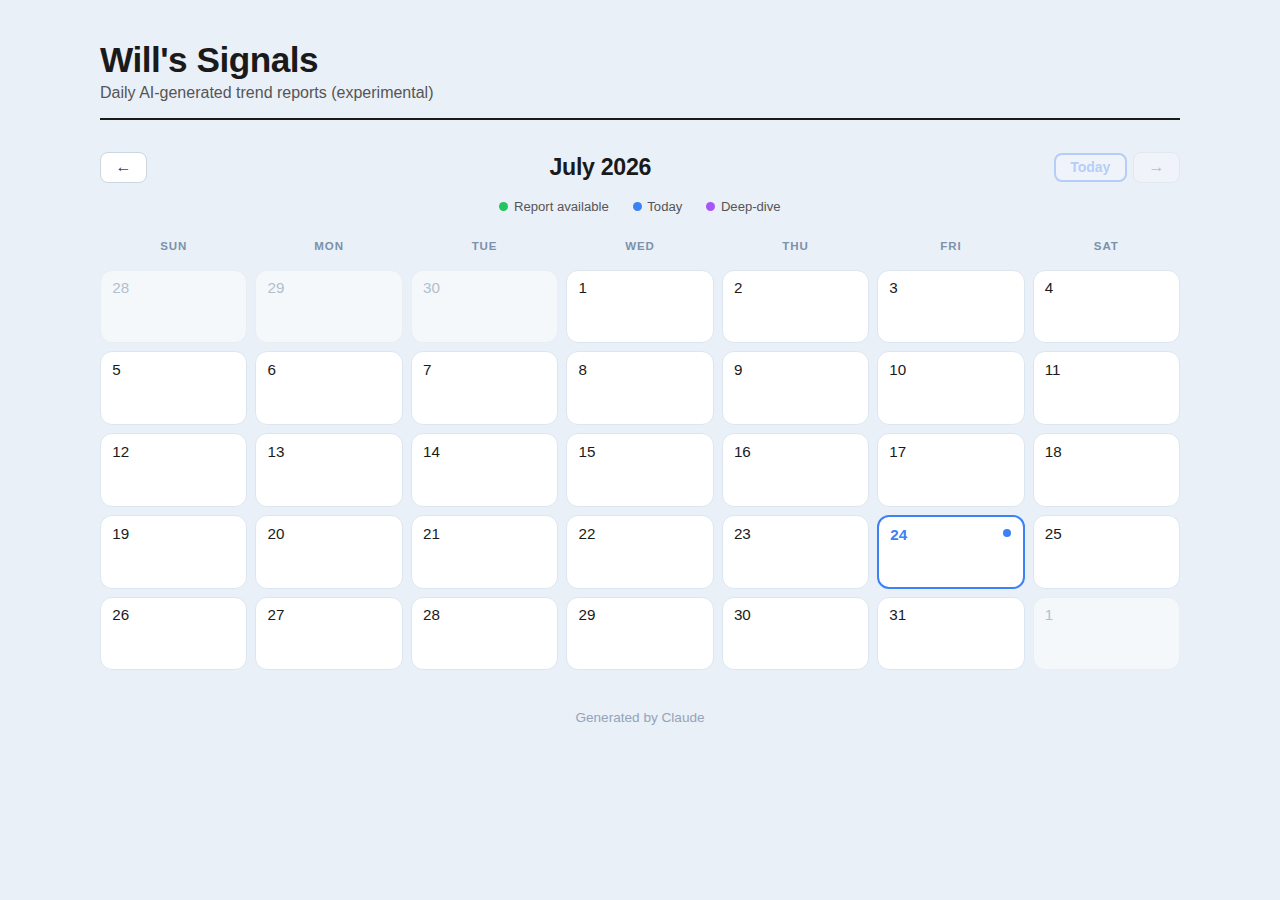
<file: signals copy/signals/index.html>
<!DOCTYPE html>
<html lang="en">
<head>
  <meta charset="UTF-8" />
  <meta name="viewport" content="width=device-width, initial-scale=1.0" />
  <title>Will's Signals</title>
  <style>
    * { box-sizing: border-box; margin: 0; padding: 0; }

    body {
      font-family: -apple-system, BlinkMacSystemFont, "Segoe UI", Helvetica, Arial, sans-serif;
      background: #eaf0f8;
      color: #1a1a1a;
      min-height: 100vh;
      padding: 2.5rem 1.5rem 4rem;
    }

    .page {
      max-width: 1080px;
      margin: 0 auto;
    }

    /* ── Site header ──────────────────────────────────────────── */
    .site-header {
      border-bottom: 2px solid #1a1a1a;
      padding-bottom: 1rem;
      margin-bottom: 2rem;
      background: #eaf0f8;
    }
    .site-header h1 { font-size: 2.2rem; font-weight: 700; letter-spacing: -0.5px; }
    .site-header p  { color: #555; margin-top: 0.25rem; font-size: 1rem; }

    /* ── Month navigation ─────────────────────────────────────── */
    .month-nav {
      display: flex;
      align-items: center;
      justify-content: space-between;
      margin-bottom: 1rem;
    }
    .nav-left, .nav-right {
      display: flex;
      align-items: center;
      gap: 0.4rem;
    }
    .month-label {
      font-size: 1.45rem;
      font-weight: 700;
      letter-spacing: -0.3px;
      color: #1a1a1a;
    }
    .nav-btn {
      background: #fff;
      border: 1px solid #ccd6e0;
      border-radius: 8px;
      cursor: pointer;
      font-size: 1rem;
      color: #444;
      padding: 0.4rem 0.9rem;
      line-height: 1;
      transition: border-color 0.15s, color 0.15s, background 0.15s;
    }
    .nav-btn:hover:not(:disabled) { border-color: #3b82f6; color: #3b82f6; }
    .nav-btn:disabled { opacity: 0.3; cursor: default; }
    .today-btn {
      background: #fff;
      border: 2px solid #3b82f6;
      border-radius: 8px;
      cursor: pointer;
      font-size: 0.875rem;
      font-weight: 600;
      color: #3b82f6;
      padding: 0.35rem 0.9rem;
      line-height: 1;
      transition: background 0.15s, color 0.15s;
    }
    .today-btn:hover:not(:disabled) { background: #3b82f6; color: #fff; }
    .today-btn:disabled { opacity: 0.3; cursor: default; }

    /* ── Legend ───────────────────────────────────────────────── */
    .legend {
      display: flex;
      align-items: center;
      justify-content: center;
      gap: 1.5rem;
      font-size: 0.82rem;
      color: #555;
      margin-bottom: 1.25rem;
    }
    .legend-item { display: flex; align-items: center; gap: 0.35rem; }
    .dot {
      width: 9px; height: 9px;
      border-radius: 50%;
      flex-shrink: 0;
    }
    .dot-green { background: #22c55e; }
    .dot-blue  { background: #3b82f6; }

    /* ── Calendar grid ────────────────────────────────────────── */
    .cal-grid {
      display: grid;
      grid-template-columns: repeat(7, 1fr);
      gap: 8px;
    }

    .cal-dow {
      text-align: center;
      font-size: 0.72rem;
      font-weight: 700;
      text-transform: uppercase;
      letter-spacing: 0.08em;
      color: #7a92aa;
      padding: 0.4rem 0 0.6rem;
    }

    .cal-day {
      background: #fff;
      border: 1px solid #dce6f0;
      border-radius: 12px;
      aspect-ratio: 2 / 1;
      min-width: 0;
      padding: 0.6rem 0.7rem 0.65rem;
      position: relative;
      display: flex;
      flex-direction: column;
      justify-content: space-between;
      cursor: default;
      transition: border-color 0.15s;
      overflow: hidden;
    }
    .cal-day.other-month {
      background: #f4f8fb;
      border-color: #e8eef4;
    }
    .cal-day.other-month .day-num { color: #b0c0d0; }

    /* Today */
    .cal-day.today {
      border: 2px solid #3b82f6;
    }
    .cal-day.today .day-num { color: #3b82f6; font-weight: 700; }

    /* Day with report */
    .cal-day.has-report { cursor: pointer; }
    .cal-day.has-report:hover { border-color: #22c55e; }
    .cal-day.has-report.today:hover { border-color: #3b82f6; }

    /* Deep-dive badge */
    .deep-dive-badge {
      display: inline-flex;
      align-items: center;
      gap: 0.3rem;
      background: #fdf4ff;
      border: 1px solid #e9d5ff;
      border-radius: 6px;
      padding: 0.22rem 0.45rem;
      font-size: 0.68rem;
      font-weight: 600;
      color: #7e22ce;
      line-height: 1;
      white-space: nowrap;
      margin-top: 3px;
      cursor: pointer;
      position: relative;
      z-index: 2;
      text-decoration: none;
    }
    .deep-dive-badge:hover { background: #f3e8ff; border-color: #c084fc; }

    /* Day number + today dot row */
    .day-top {
      display: flex;
      align-items: flex-start;
      justify-content: space-between;
    }
    .day-num {
      font-size: 0.95rem;
      font-weight: 500;
      color: #1a1a1a;
      line-height: 1;
    }
    .today-indicator {
      width: 8px; height: 8px;
      border-radius: 50%;
      background: #3b82f6;
      margin-top: 2px;
      flex-shrink: 0;
    }

    /* Report badge */
    .report-badge {
      display: inline-flex;
      align-items: center;
      gap: 0.3rem;
      background: #f0fdf4;
      border: 1px solid #bbf7d0;
      border-radius: 6px;
      padding: 0.28rem 0.55rem;
      font-size: 0.72rem;
      font-weight: 600;
      color: #15803d;
      line-height: 1;
      white-space: nowrap;
    }
    .report-badge .dot { width: 7px; height: 7px; }

    /* Full-cell invisible link */
    .cal-day.has-report a.cell-link {
      position: absolute;
      inset: 0;
      border-radius: 12px;
      z-index: 1;
      text-indent: -9999px;
      overflow: hidden;
    }

    /* ── Footer ───────────────────────────────────────────────── */
    footer {
      margin-top: 2.5rem;
      text-align: center;
      font-size: 0.85rem;
      color: #94a3b8;
    }
  </style>
</head>
<body>
<div class="page">

  <div class="site-header">
    <h1>Will's Signals</h1>
    <p>Daily AI-generated trend reports (experimental)</p>
  </div>

  <div class="month-nav">
    <div class="nav-left">
      <button class="nav-btn" id="prev-btn" onclick="navigate(-1)">&#8592;</button>
    </div>
    <span class="month-label" id="month-label"></span>
    <div class="nav-right">
      <button class="today-btn" id="today-btn" onclick="goToToday()">Today</button>
      <button class="nav-btn" id="next-btn" onclick="navigate(1)">&#8594;</button>
    </div>
  </div>

  <div class="legend">
    <div class="legend-item"><span class="dot dot-green"></span> Report available</div>
    <div class="legend-item"><span class="dot dot-blue"></span> Today</div>
    <div class="legend-item"><span class="dot" style="background:#a855f7"></span> Deep-dive</div>
  </div>

  <div class="cal-grid" id="cal-grid"></div>

  <footer>Generated by Claude</footer>

</div>
<script>
  // ── Deep-dive index ────────────────────────────────────────────
  // Fridays only. 'YYYY-MM-DD': { file: 'deep-dives/....pdf', title: 'Theme Name' }
  const DEEP_DIVES = {
    '2026-04-17': { file: 'deep-dives/2026-04-17-open-source-ai-inflection.pdf', title: 'The Open-Source AI Inflection' },
    '2026-04-03': { file: 'deep-dives/2026-04-03-liberation-day-trade-upheaval.pdf', title: 'Liberation Day Trade Upheaval' },
    '2026-03-27': { file: 'deep-dives/2026-03-27-ai-governance-reckoning.pdf', title: 'AI Governance Reckoning' },
  };

  // ── Report index ───────────────────────────────────────────────
  // Add entries here as reports are published: 'YYYY-MM-DD': 'YYYY-MM-DD.html'
  const REPORTS = {
    '2026-04-22': '2026-04-22.html',
    '2026-04-19': '2026-04-19.html',
    '2026-04-18': '2026-04-18.html',
    '2026-04-17': '2026-04-17.html',
    '2026-04-16': '2026-04-16.html',
    '2026-04-15': '2026-04-15.html',
    '2026-04-14': '2026-04-14.html',
    '2026-04-13': '2026-04-13.html',
    '2026-04-12': '2026-04-12.html',
    '2026-04-11': '2026-04-11.html',
    '2026-04-07': '2026-04-07.html',
    '2026-04-06': '2026-04-06.html',
    '2026-04-05': '2026-04-05.html',
    '2026-04-04': '2026-04-04.html',
    '2026-04-03': '2026-04-03.html',
    '2026-04-02': '2026-04-02.html',
    '2026-04-01': '2026-04-01.html',
    '2026-03-31': '2026-03-31.html',
    '2026-03-30': '2026-03-30.html',
    '2026-03-29': '2026-03-29.html',
    '2026-03-28': '2026-03-28.html',
    '2026-03-27': '2026-03-27.html',
    '2026-03-26': '2026-03-26.html',
    '2026-03-25': '2026-03-25.html',
    '2026-03-24': '2026-03-24.html',
    '2026-03-23': '2026-03-23.html',
    '2026-03-22': '2026-03-22.html',
    '2026-03-21': '2026-03-21.html',
    '2026-03-20': '2026-03-20.html',
    '2026-03-19': '2026-03-19.html',
    '2026-03-18': '2026-03-18.html',
    '2026-03-17': '2026-03-17.html',
    '2026-03-16': '2026-03-16.html',
    '2026-03-15': '2026-03-15.html',
    '2026-03-14': '2026-03-14.html',
    '2026-03-13': '2026-03-13.html',
    '2026-03-12': '2026-03-12.html',
    '2026-03-11': '2026-03-11.html',
    '2026-03-10': '2026-03-10.html',
    '2026-03-09': '2026-03-09.html',
    '2026-03-08': '2026-03-08.html',
    '2026-03-07': '2026-03-07.html',
    '2026-03-06': '2026-03-06.html',
    '2026-03-05': '2026-03-05.html',
    '2026-03-04': '2026-03-04.html',
    '2026-03-03': '2026-03-03.html',
    '2026-03-02': '2026-03-02.html',
    '2026-03-01': '2026-03-01.html',
    '2026-02-28': '2026-02-28.html',
    '2026-02-27': '2026-02-27.html',
  };

  // ── State ──────────────────────────────────────────────────────
  const today = new Date();
  const reportDates = Object.keys(REPORTS).sort();
  const firstReport = reportDates.length
    ? new Date(reportDates[0] + 'T00:00:00')
    : today;

  let currentYear  = today.getFullYear();
  let currentMonth = today.getMonth();

  // ── Constants ──────────────────────────────────────────────────
  const MONTHS = ['January','February','March','April','May','June',
                  'July','August','September','October','November','December'];
  const DAYS   = ['Sun','Mon','Tue','Wed','Thu','Fri','Sat'];

  function toKey(y, m, d) {
    return `${y}-${String(m+1).padStart(2,'0')}-${String(d).padStart(2,'0')}`;
  }
  function isToday(y, m, d) {
    return y === today.getFullYear() && m === today.getMonth() && d === today.getDate();
  }

  // ── Render ─────────────────────────────────────────────────────
  function renderCalendar() {
    const grid  = document.getElementById('cal-grid');
    const label = document.getElementById('month-label');

    label.textContent = `${MONTHS[currentMonth]} ${currentYear}`;

    const onCurrentMonth = currentYear === today.getFullYear() && currentMonth === today.getMonth();
    const atFirstMonth   = currentYear === firstReport.getFullYear() && currentMonth <= firstReport.getMonth()
                        || currentYear < firstReport.getFullYear();

    document.getElementById('prev-btn').disabled  = atFirstMonth;
    document.getElementById('next-btn').disabled  = onCurrentMonth ||
      (currentYear > today.getFullYear());
    document.getElementById('today-btn').disabled = onCurrentMonth;

    grid.innerHTML = '';

    // Day-of-week headers
    DAYS.forEach(d => {
      const el = document.createElement('div');
      el.className = 'cal-dow';
      el.textContent = d;
      grid.appendChild(el);
    });

    const firstDay    = new Date(currentYear, currentMonth, 1).getDay();
    const daysInMonth = new Date(currentYear, currentMonth + 1, 0).getDate();
    const prevMonthDays = new Date(currentYear, currentMonth, 0).getDate();

    // Leading cells from previous month
    for (let i = 0; i < firstDay; i++) {
      const d = prevMonthDays - firstDay + 1 + i;
      const pm = currentMonth === 0 ? 11 : currentMonth - 1;
      const py = currentMonth === 0 ? currentYear - 1 : currentYear;
      grid.appendChild(makeCell(py, pm, d, true));
    }

    // Current month
    for (let d = 1; d <= daysInMonth; d++) {
      grid.appendChild(makeCell(currentYear, currentMonth, d, false));
    }

    // Trailing cells into next month
    const total    = firstDay + daysInMonth;
    const trailing = total % 7 === 0 ? 0 : 7 - (total % 7);
    for (let i = 1; i <= trailing; i++) {
      const nm = currentMonth === 11 ? 0 : currentMonth + 1;
      const ny = currentMonth === 11 ? currentYear + 1 : currentYear;
      grid.appendChild(makeCell(ny, nm, i, true));
    }
  }

  function makeCell(y, m, d, otherMonth) {
    const key  = toKey(y, m, d);
    const href = REPORTS[key];
    const todayCell = isToday(y, m, d);

    const cell = document.createElement('div');
    let cls = 'cal-day';
    if (otherMonth)  cls += ' other-month';
    if (todayCell)   cls += ' today';
    if (href)        cls += ' has-report';
    cell.className = cls;

    // Top row: day number + today dot
    const top = document.createElement('div');
    top.className = 'day-top';

    const num = document.createElement('span');
    num.className = 'day-num';
    num.textContent = d;
    top.appendChild(num);

    if (todayCell) {
      const dot = document.createElement('span');
      dot.className = 'today-indicator';
      top.appendChild(dot);
    }

    cell.appendChild(top);

    // Report badge
    if (href) {
      const badge = document.createElement('span');
      badge.className = 'report-badge';
      badge.innerHTML = '<span class="dot dot-green"></span> Signals Report';
      cell.appendChild(badge);

      // Deep-dive badge (Fridays only)
      const dive = DEEP_DIVES[key];
      if (dive) {
        const diveBadge = document.createElement('a');
        diveBadge.className = 'deep-dive-badge';
        diveBadge.href = dive.file;
        diveBadge.title = dive.title;
        diveBadge.innerHTML = '&#9670; Deep-Dive';
        cell.appendChild(diveBadge);
      }

      const link = document.createElement('a');
      link.className = 'cell-link';
      link.href = href;
      link.textContent = key;
      cell.appendChild(link);
    }

    return cell;
  }

  // ── Navigation ─────────────────────────────────────────────────
  function navigate(dir) {
    currentMonth += dir;
    if (currentMonth > 11) { currentMonth = 0;  currentYear++; }
    if (currentMonth < 0)  { currentMonth = 11; currentYear--; }
    renderCalendar();
  }

  function goToToday() {
    currentYear  = today.getFullYear();
    currentMonth = today.getMonth();
    renderCalendar();
  }

  // ── Init ───────────────────────────────────────────────────────
  renderCalendar();
</script>
</body>
</html>
</file>
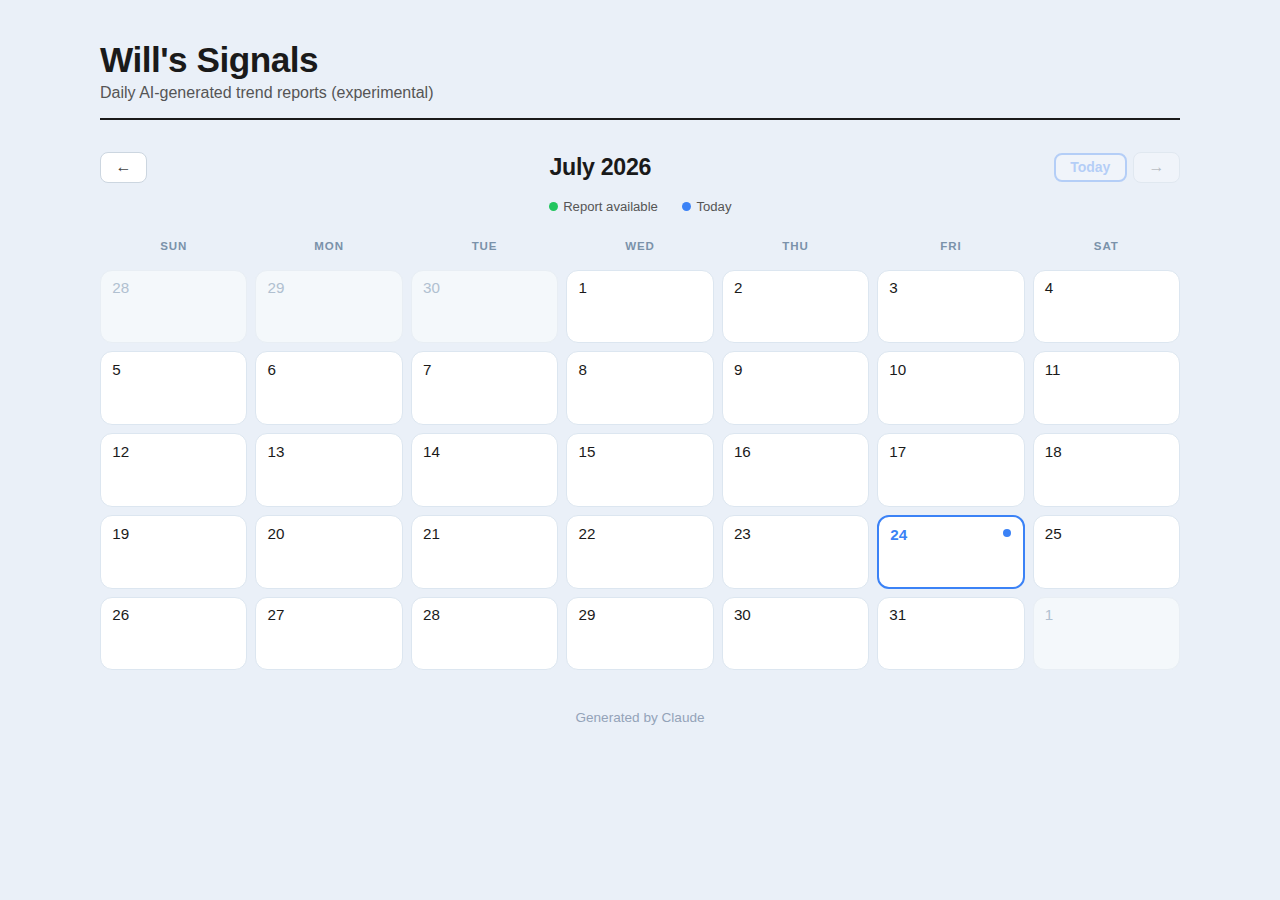
<file: Signals/signals/index.html>
<!DOCTYPE html>
<html lang="en">
<head>
  <meta charset="UTF-8" />
  <meta name="viewport" content="width=device-width, initial-scale=1.0" />
  <title>Will's Signals</title>
  <style>
    * { box-sizing: border-box; margin: 0; padding: 0; }

    body {
      font-family: -apple-system, BlinkMacSystemFont, "Segoe UI", Helvetica, Arial, sans-serif;
      background: #eaf0f8;
      color: #1a1a1a;
      min-height: 100vh;
      padding: 2.5rem 1.5rem 4rem;
    }

    .page {
      max-width: 1080px;
      margin: 0 auto;
    }

    /* ── Site header ──────────────────────────────────────────── */
    .site-header {
      border-bottom: 2px solid #1a1a1a;
      padding-bottom: 1rem;
      margin-bottom: 2rem;
      background: #eaf0f8;
    }
    .site-header h1 { font-size: 2.2rem; font-weight: 700; letter-spacing: -0.5px; }
    .site-header p  { color: #555; margin-top: 0.25rem; font-size: 1rem; }

    /* ── Month navigation ─────────────────────────────────────── */
    .month-nav {
      display: flex;
      align-items: center;
      justify-content: space-between;
      margin-bottom: 1rem;
    }
    .nav-left, .nav-right {
      display: flex;
      align-items: center;
      gap: 0.4rem;
    }
    .month-label {
      font-size: 1.45rem;
      font-weight: 700;
      letter-spacing: -0.3px;
      color: #1a1a1a;
    }
    .nav-btn {
      background: #fff;
      border: 1px solid #ccd6e0;
      border-radius: 8px;
      cursor: pointer;
      font-size: 1rem;
      color: #444;
      padding: 0.4rem 0.9rem;
      line-height: 1;
      transition: border-color 0.15s, color 0.15s, background 0.15s;
    }
    .nav-btn:hover:not(:disabled) { border-color: #3b82f6; color: #3b82f6; }
    .nav-btn:disabled { opacity: 0.3; cursor: default; }
    .today-btn {
      background: #fff;
      border: 2px solid #3b82f6;
      border-radius: 8px;
      cursor: pointer;
      font-size: 0.875rem;
      font-weight: 600;
      color: #3b82f6;
      padding: 0.35rem 0.9rem;
      line-height: 1;
      transition: background 0.15s, color 0.15s;
    }
    .today-btn:hover:not(:disabled) { background: #3b82f6; color: #fff; }
    .today-btn:disabled { opacity: 0.3; cursor: default; }

    /* ── Legend ───────────────────────────────────────────────── */
    .legend {
      display: flex;
      align-items: center;
      justify-content: center;
      gap: 1.5rem;
      font-size: 0.82rem;
      color: #555;
      margin-bottom: 1.25rem;
    }
    .legend-item { display: flex; align-items: center; gap: 0.35rem; }
    .dot {
      width: 9px; height: 9px;
      border-radius: 50%;
      flex-shrink: 0;
    }
    .dot-green { background: #22c55e; }
    .dot-blue  { background: #3b82f6; }

    /* ── Calendar grid ────────────────────────────────────────── */
    .cal-grid {
      display: grid;
      grid-template-columns: repeat(7, 1fr);
      gap: 8px;
    }

    .cal-dow {
      text-align: center;
      font-size: 0.72rem;
      font-weight: 700;
      text-transform: uppercase;
      letter-spacing: 0.08em;
      color: #7a92aa;
      padding: 0.4rem 0 0.6rem;
    }

    .cal-day {
      background: #fff;
      border: 1px solid #dce6f0;
      border-radius: 12px;
      aspect-ratio: 2 / 1;
      min-width: 0;
      padding: 0.6rem 0.7rem 0.65rem;
      position: relative;
      display: flex;
      flex-direction: column;
      justify-content: space-between;
      cursor: default;
      transition: border-color 0.15s;
      overflow: hidden;
    }
    .cal-day.other-month {
      background: #f4f8fb;
      border-color: #e8eef4;
    }
    .cal-day.other-month .day-num { color: #b0c0d0; }

    /* Today */
    .cal-day.today {
      border: 2px solid #3b82f6;
    }
    .cal-day.today .day-num { color: #3b82f6; font-weight: 700; }

    /* Day with report */
    .cal-day.has-report { cursor: pointer; }
    .cal-day.has-report:hover { border-color: #22c55e; }
    .cal-day.has-report.today:hover { border-color: #3b82f6; }

    /* Day number + today dot row */
    .day-top {
      display: flex;
      align-items: flex-start;
      justify-content: space-between;
    }
    .day-num {
      font-size: 0.95rem;
      font-weight: 500;
      color: #1a1a1a;
      line-height: 1;
    }
    .today-indicator {
      width: 8px; height: 8px;
      border-radius: 50%;
      background: #3b82f6;
      margin-top: 2px;
      flex-shrink: 0;
    }

    /* Report badge */
    .report-badge {
      display: inline-flex;
      align-items: center;
      gap: 0.3rem;
      background: #f0fdf4;
      border: 1px solid #bbf7d0;
      border-radius: 6px;
      padding: 0.28rem 0.55rem;
      font-size: 0.72rem;
      font-weight: 600;
      color: #15803d;
      line-height: 1;
      white-space: nowrap;
    }
    .report-badge .dot { width: 7px; height: 7px; }

    /* Full-cell invisible link */
    .cal-day.has-report a.cell-link {
      position: absolute;
      inset: 0;
      border-radius: 12px;
      z-index: 1;
      text-indent: -9999px;
      overflow: hidden;
    }

    /* ── Footer ───────────────────────────────────────────────── */
    footer {
      margin-top: 2.5rem;
      text-align: center;
      font-size: 0.85rem;
      color: #94a3b8;
    }
  </style>
</head>
<body>
<div class="page">

  <div class="site-header">
    <h1>Will's Signals</h1>
    <p>Daily AI-generated trend reports (experimental)</p>
  </div>

  <div class="month-nav">
    <div class="nav-left">
      <button class="nav-btn" id="prev-btn" onclick="navigate(-1)">&#8592;</button>
    </div>
    <span class="month-label" id="month-label"></span>
    <div class="nav-right">
      <button class="today-btn" id="today-btn" onclick="goToToday()">Today</button>
      <button class="nav-btn" id="next-btn" onclick="navigate(1)">&#8594;</button>
    </div>
  </div>

  <div class="legend">
    <div class="legend-item"><span class="dot dot-green"></span> Report available</div>
    <div class="legend-item"><span class="dot dot-blue"></span> Today</div>
  </div>

  <div class="cal-grid" id="cal-grid"></div>

  <footer>Generated by Claude</footer>

</div>
<script>
  // ── Report index ───────────────────────────────────────────────
  // Add entries here as reports are published: 'YYYY-MM-DD': 'YYYY-MM-DD.html'
  const REPORTS = {
    '2026-03-26': '2026-03-26.html',
    '2026-03-25': '2026-03-25.html',
    '2026-03-24': '2026-03-24.html',
    '2026-03-23': '2026-03-23.html',
    '2026-03-22': '2026-03-22.html',
    '2026-03-21': '2026-03-21.html',
    '2026-03-20': '2026-03-20.html',
    '2026-03-19': '2026-03-19.html',
    '2026-03-18': '2026-03-18.html',
    '2026-03-17': '2026-03-17.html',
    '2026-03-16': '2026-03-16.html',
    '2026-03-15': '2026-03-15.html',
    '2026-03-14': '2026-03-14.html',
    '2026-03-13': '2026-03-13.html',
    '2026-03-12': '2026-03-12.html',
    '2026-03-11': '2026-03-11.html',
    '2026-03-10': '2026-03-10.html',
    '2026-03-09': '2026-03-09.html',
    '2026-03-08': '2026-03-08.html',
    '2026-03-07': '2026-03-07.html',
    '2026-03-06': '2026-03-06.html',
    '2026-03-05': '2026-03-05.html',
    '2026-03-04': '2026-03-04.html',
    '2026-03-03': '2026-03-03.html',
    '2026-03-02': '2026-03-02.html',
    '2026-03-01': '2026-03-01.html',
    '2026-02-28': '2026-02-28.html',
    '2026-02-27': '2026-02-27.html',
  };

  // ── State ──────────────────────────────────────────────────────
  const today = new Date();
  const reportDates = Object.keys(REPORTS).sort();
  const firstReport = reportDates.length
    ? new Date(reportDates[0] + 'T00:00:00')
    : today;

  let currentYear  = today.getFullYear();
  let currentMonth = today.getMonth();

  // ── Constants ──────────────────────────────────────────────────
  const MONTHS = ['January','February','March','April','May','June',
                  'July','August','September','October','November','December'];
  const DAYS   = ['Sun','Mon','Tue','Wed','Thu','Fri','Sat'];

  function toKey(y, m, d) {
    return `${y}-${String(m+1).padStart(2,'0')}-${String(d).padStart(2,'0')}`;
  }
  function isToday(y, m, d) {
    return y === today.getFullYear() && m === today.getMonth() && d === today.getDate();
  }

  // ── Render ─────────────────────────────────────────────────────
  function renderCalendar() {
    const grid  = document.getElementById('cal-grid');
    const label = document.getElementById('month-label');

    label.textContent = `${MONTHS[currentMonth]} ${currentYear}`;

    const onCurrentMonth = currentYear === today.getFullYear() && currentMonth === today.getMonth();
    const atFirstMonth   = currentYear === firstReport.getFullYear() && currentMonth <= firstReport.getMonth()
                        || currentYear < firstReport.getFullYear();

    document.getElementById('prev-btn').disabled  = atFirstMonth;
    document.getElementById('next-btn').disabled  = onCurrentMonth ||
      (currentYear > today.getFullYear());
    document.getElementById('today-btn').disabled = onCurrentMonth;

    grid.innerHTML = '';

    // Day-of-week headers
    DAYS.forEach(d => {
      const el = document.createElement('div');
      el.className = 'cal-dow';
      el.textContent = d;
      grid.appendChild(el);
    });

    const firstDay    = new Date(currentYear, currentMonth, 1).getDay();
    const daysInMonth = new Date(currentYear, currentMonth + 1, 0).getDate();
    const prevMonthDays = new Date(currentYear, currentMonth, 0).getDate();

    // Leading cells from previous month
    for (let i = 0; i < firstDay; i++) {
      const d = prevMonthDays - firstDay + 1 + i;
      const pm = currentMonth === 0 ? 11 : currentMonth - 1;
      const py = currentMonth === 0 ? currentYear - 1 : currentYear;
      grid.appendChild(makeCell(py, pm, d, true));
    }

    // Current month
    for (let d = 1; d <= daysInMonth; d++) {
      grid.appendChild(makeCell(currentYear, currentMonth, d, false));
    }

    // Trailing cells into next month
    const total    = firstDay + daysInMonth;
    const trailing = total % 7 === 0 ? 0 : 7 - (total % 7);
    for (let i = 1; i <= trailing; i++) {
      const nm = currentMonth === 11 ? 0 : currentMonth + 1;
      const ny = currentMonth === 11 ? currentYear + 1 : currentYear;
      grid.appendChild(makeCell(ny, nm, i, true));
    }
  }

  function makeCell(y, m, d, otherMonth) {
    const key  = toKey(y, m, d);
    const href = REPORTS[key];
    const todayCell = isToday(y, m, d);

    const cell = document.createElement('div');
    let cls = 'cal-day';
    if (otherMonth)  cls += ' other-month';
    if (todayCell)   cls += ' today';
    if (href)        cls += ' has-report';
    cell.className = cls;

    // Top row: day number + today dot
    const top = document.createElement('div');
    top.className = 'day-top';

    const num = document.createElement('span');
    num.className = 'day-num';
    num.textContent = d;
    top.appendChild(num);

    if (todayCell) {
      const dot = document.createElement('span');
      dot.className = 'today-indicator';
      top.appendChild(dot);
    }

    cell.appendChild(top);

    // Report badge
    if (href) {
      const badge = document.createElement('span');
      badge.className = 'report-badge';
      badge.innerHTML = '<span class="dot dot-green"></span> Signals Report';
      cell.appendChild(badge);

      const link = document.createElement('a');
      link.className = 'cell-link';
      link.href = href;
      link.textContent = key;
      cell.appendChild(link);
    }

    return cell;
  }

  // ── Navigation ─────────────────────────────────────────────────
  function navigate(dir) {
    currentMonth += dir;
    if (currentMonth > 11) { currentMonth = 0;  currentYear++; }
    if (currentMonth < 0)  { currentMonth = 11; currentYear--; }
    renderCalendar();
  }

  function goToToday() {
    currentYear  = today.getFullYear();
    currentMonth = today.getMonth();
    renderCalendar();
  }

  // ── Init ───────────────────────────────────────────────────────
  renderCalendar();
</script>
</body>
</html>
</file>
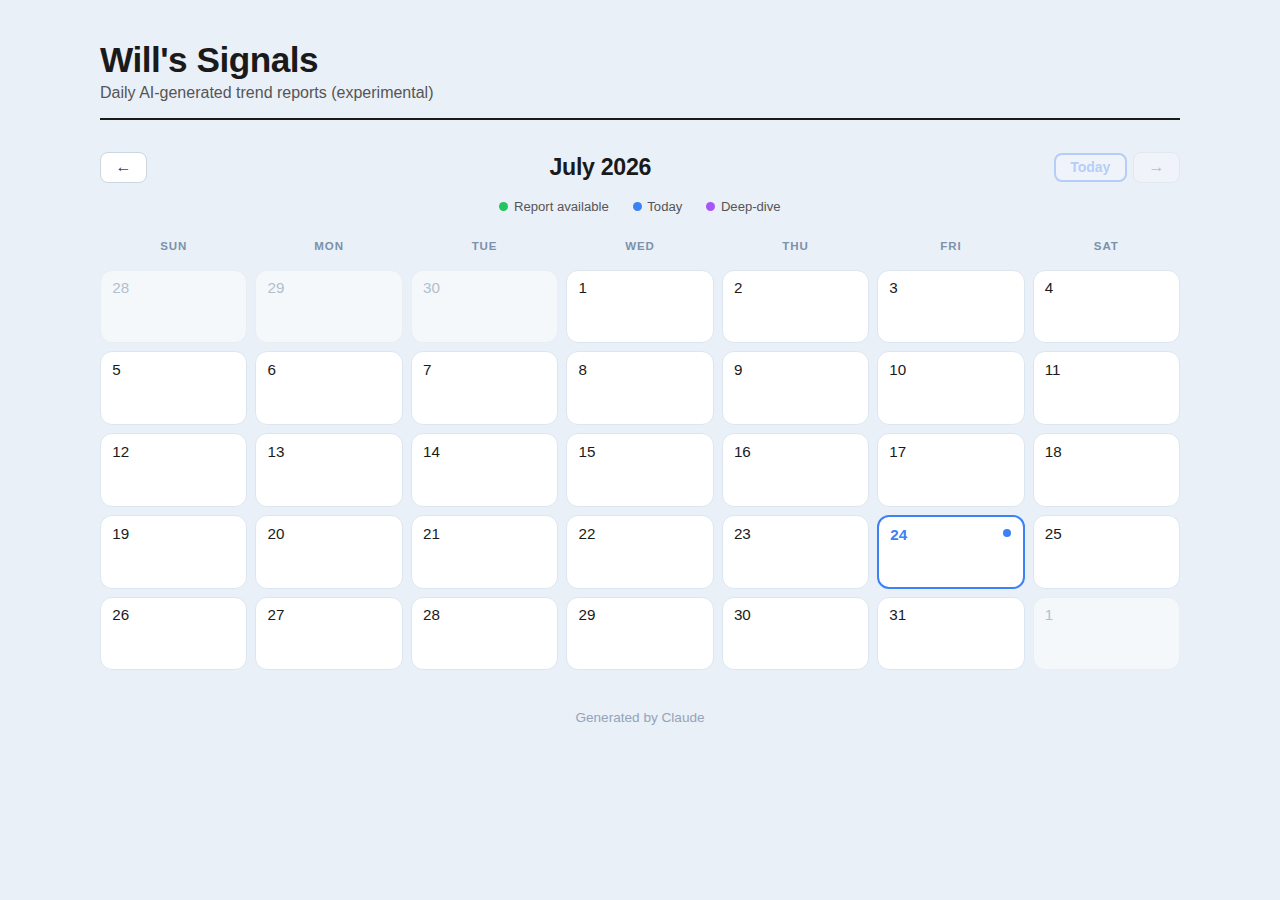
<file: signals/signals/index.html>
<!DOCTYPE html>
<html lang="en">
<head>
  <meta charset="UTF-8" />
  <meta name="viewport" content="width=device-width, initial-scale=1.0" />
  <title>Will's Signals</title>
  <style>
    * { box-sizing: border-box; margin: 0; padding: 0; }

    body {
      font-family: -apple-system, BlinkMacSystemFont, "Segoe UI", Helvetica, Arial, sans-serif;
      background: #eaf0f8;
      color: #1a1a1a;
      min-height: 100vh;
      padding: 2.5rem 1.5rem 4rem;
    }

    .page {
      max-width: 1080px;
      margin: 0 auto;
    }

    /* ── Site header ──────────────────────────────────────────── */
    .site-header {
      border-bottom: 2px solid #1a1a1a;
      padding-bottom: 1rem;
      margin-bottom: 2rem;
      background: #eaf0f8;
    }
    .site-header h1 { font-size: 2.2rem; font-weight: 700; letter-spacing: -0.5px; }
    .site-header p  { color: #555; margin-top: 0.25rem; font-size: 1rem; }

    /* ── Month navigation ─────────────────────────────────────── */
    .month-nav {
      display: flex;
      align-items: center;
      justify-content: space-between;
      margin-bottom: 1rem;
    }
    .nav-left, .nav-right {
      display: flex;
      align-items: center;
      gap: 0.4rem;
    }
    .month-label {
      font-size: 1.45rem;
      font-weight: 700;
      letter-spacing: -0.3px;
      color: #1a1a1a;
    }
    .nav-btn {
      background: #fff;
      border: 1px solid #ccd6e0;
      border-radius: 8px;
      cursor: pointer;
      font-size: 1rem;
      color: #444;
      padding: 0.4rem 0.9rem;
      line-height: 1;
      transition: border-color 0.15s, color 0.15s, background 0.15s;
    }
    .nav-btn:hover:not(:disabled) { border-color: #3b82f6; color: #3b82f6; }
    .nav-btn:disabled { opacity: 0.3; cursor: default; }
    .today-btn {
      background: #fff;
      border: 2px solid #3b82f6;
      border-radius: 8px;
      cursor: pointer;
      font-size: 0.875rem;
      font-weight: 600;
      color: #3b82f6;
      padding: 0.35rem 0.9rem;
      line-height: 1;
      transition: background 0.15s, color 0.15s;
    }
    .today-btn:hover:not(:disabled) { background: #3b82f6; color: #fff; }
    .today-btn:disabled { opacity: 0.3; cursor: default; }

    /* ── Legend ───────────────────────────────────────────────── */
    .legend {
      display: flex;
      align-items: center;
      justify-content: center;
      gap: 1.5rem;
      font-size: 0.82rem;
      color: #555;
      margin-bottom: 1.25rem;
    }
    .legend-item { display: flex; align-items: center; gap: 0.35rem; }
    .dot {
      width: 9px; height: 9px;
      border-radius: 50%;
      flex-shrink: 0;
    }
    .dot-green { background: #22c55e; }
    .dot-blue  { background: #3b82f6; }

    /* ── Calendar grid ────────────────────────────────────────── */
    .cal-grid {
      display: grid;
      grid-template-columns: repeat(7, 1fr);
      gap: 8px;
    }

    .cal-dow {
      text-align: center;
      font-size: 0.72rem;
      font-weight: 700;
      text-transform: uppercase;
      letter-spacing: 0.08em;
      color: #7a92aa;
      padding: 0.4rem 0 0.6rem;
    }

    .cal-day {
      background: #fff;
      border: 1px solid #dce6f0;
      border-radius: 12px;
      aspect-ratio: 2 / 1;
      min-width: 0;
      padding: 0.6rem 0.7rem 0.65rem;
      position: relative;
      display: flex;
      flex-direction: column;
      justify-content: space-between;
      cursor: default;
      transition: border-color 0.15s;
      overflow: hidden;
    }
    .cal-day.other-month {
      background: #f4f8fb;
      border-color: #e8eef4;
    }
    .cal-day.other-month .day-num { color: #b0c0d0; }

    /* Today */
    .cal-day.today {
      border: 2px solid #3b82f6;
    }
    .cal-day.today .day-num { color: #3b82f6; font-weight: 700; }

    /* Day with report */
    .cal-day.has-report { cursor: pointer; }
    .cal-day.has-report:hover { border-color: #22c55e; }
    .cal-day.has-report.today:hover { border-color: #3b82f6; }

    /* Deep-dive badge */
    .deep-dive-badge {
      display: inline-flex;
      align-items: center;
      gap: 0.3rem;
      background: #fdf4ff;
      border: 1px solid #e9d5ff;
      border-radius: 6px;
      padding: 0.22rem 0.45rem;
      font-size: 0.68rem;
      font-weight: 600;
      color: #7e22ce;
      line-height: 1;
      white-space: nowrap;
      margin-top: 3px;
      cursor: pointer;
      position: relative;
      z-index: 2;
      text-decoration: none;
    }
    .deep-dive-badge:hover { background: #f3e8ff; border-color: #c084fc; }

    /* Day number + today dot row */
    .day-top {
      display: flex;
      align-items: flex-start;
      justify-content: space-between;
    }
    .day-num {
      font-size: 0.95rem;
      font-weight: 500;
      color: #1a1a1a;
      line-height: 1;
    }
    .today-indicator {
      width: 8px; height: 8px;
      border-radius: 50%;
      background: #3b82f6;
      margin-top: 2px;
      flex-shrink: 0;
    }

    /* Report badge */
    .report-badge {
      display: inline-flex;
      align-items: center;
      gap: 0.3rem;
      background: #f0fdf4;
      border: 1px solid #bbf7d0;
      border-radius: 6px;
      padding: 0.28rem 0.55rem;
      font-size: 0.72rem;
      font-weight: 600;
      color: #15803d;
      line-height: 1;
      white-space: nowrap;
    }
    .report-badge .dot { width: 7px; height: 7px; }

    /* Full-cell invisible link */
    .cal-day.has-report a.cell-link {
      position: absolute;
      inset: 0;
      border-radius: 12px;
      z-index: 1;
      text-indent: -9999px;
      overflow: hidden;
    }

    /* ── Footer ───────────────────────────────────────────────── */
    footer {
      margin-top: 2.5rem;
      text-align: center;
      font-size: 0.85rem;
      color: #94a3b8;
    }
  </style>
</head>
<body>
<div class="page">

  <div class="site-header">
    <h1>Will's Signals</h1>
    <p>Daily AI-generated trend reports (experimental)</p>
  </div>

  <div class="month-nav">
    <div class="nav-left">
      <button class="nav-btn" id="prev-btn" onclick="navigate(-1)">&#8592;</button>
    </div>
    <span class="month-label" id="month-label"></span>
    <div class="nav-right">
      <button class="today-btn" id="today-btn" onclick="goToToday()">Today</button>
      <button class="nav-btn" id="next-btn" onclick="navigate(1)">&#8594;</button>
    </div>
  </div>

  <div class="legend">
    <div class="legend-item"><span class="dot dot-green"></span> Report available</div>
    <div class="legend-item"><span class="dot dot-blue"></span> Today</div>
    <div class="legend-item"><span class="dot" style="background:#a855f7"></span> Deep-dive</div>
  </div>

  <div class="cal-grid" id="cal-grid"></div>

  <footer>Generated by Claude</footer>

</div>
<script>
  // ── Deep-dive index ────────────────────────────────────────────
  // Fridays only. 'YYYY-MM-DD': { file: 'deep-dives/....pdf', title: 'Theme Name' }
  const DEEP_DIVES = {
    '2026-04-17': { file: 'deep-dives/2026-04-17-open-source-ai-inflection.pdf', title: 'The Open-Source AI Inflection' },
    '2026-04-03': { file: 'deep-dives/2026-04-03-liberation-day-trade-upheaval.pdf', title: 'Liberation Day Trade Upheaval' },
    '2026-03-27': { file: 'deep-dives/2026-03-27-ai-governance-reckoning.pdf', title: 'AI Governance Reckoning' },
  };

  // ── Report index ───────────────────────────────────────────────
  // Add entries here as reports are published: 'YYYY-MM-DD': 'YYYY-MM-DD.html'
  const REPORTS = {
    '2026-04-23': '2026-04-23.html',
    '2026-04-22': '2026-04-22.html',
    '2026-04-19': '2026-04-19.html',
    '2026-04-18': '2026-04-18.html',
    '2026-04-17': '2026-04-17.html',
    '2026-04-16': '2026-04-16.html',
    '2026-04-15': '2026-04-15.html',
    '2026-04-14': '2026-04-14.html',
    '2026-04-13': '2026-04-13.html',
    '2026-04-12': '2026-04-12.html',
    '2026-04-11': '2026-04-11.html',
    '2026-04-07': '2026-04-07.html',
    '2026-04-06': '2026-04-06.html',
    '2026-04-05': '2026-04-05.html',
    '2026-04-04': '2026-04-04.html',
    '2026-04-03': '2026-04-03.html',
    '2026-04-02': '2026-04-02.html',
    '2026-04-01': '2026-04-01.html',
    '2026-03-31': '2026-03-31.html',
    '2026-03-30': '2026-03-30.html',
    '2026-03-29': '2026-03-29.html',
    '2026-03-28': '2026-03-28.html',
    '2026-03-27': '2026-03-27.html',
    '2026-03-26': '2026-03-26.html',
    '2026-03-25': '2026-03-25.html',
    '2026-03-24': '2026-03-24.html',
    '2026-03-23': '2026-03-23.html',
    '2026-03-22': '2026-03-22.html',
    '2026-03-21': '2026-03-21.html',
    '2026-03-20': '2026-03-20.html',
    '2026-03-19': '2026-03-19.html',
    '2026-03-18': '2026-03-18.html',
    '2026-03-17': '2026-03-17.html',
    '2026-03-16': '2026-03-16.html',
    '2026-03-15': '2026-03-15.html',
    '2026-03-14': '2026-03-14.html',
    '2026-03-13': '2026-03-13.html',
    '2026-03-12': '2026-03-12.html',
    '2026-03-11': '2026-03-11.html',
    '2026-03-10': '2026-03-10.html',
    '2026-03-09': '2026-03-09.html',
    '2026-03-08': '2026-03-08.html',
    '2026-03-07': '2026-03-07.html',
    '2026-03-06': '2026-03-06.html',
    '2026-03-05': '2026-03-05.html',
    '2026-03-04': '2026-03-04.html',
    '2026-03-03': '2026-03-03.html',
    '2026-03-02': '2026-03-02.html',
    '2026-03-01': '2026-03-01.html',
    '2026-02-28': '2026-02-28.html',
    '2026-02-27': '2026-02-27.html',
  };

  // ── State ──────────────────────────────────────────────────────
  const today = new Date();
  const reportDates = Object.keys(REPORTS).sort();
  const firstReport = reportDates.length
    ? new Date(reportDates[0] + 'T00:00:00')
    : today;

  let currentYear  = today.getFullYear();
  let currentMonth = today.getMonth();

  // ── Constants ──────────────────────────────────────────────────
  const MONTHS = ['January','February','March','April','May','June',
                  'July','August','September','October','November','December'];
  const DAYS   = ['Sun','Mon','Tue','Wed','Thu','Fri','Sat'];

  function toKey(y, m, d) {
    return `${y}-${String(m+1).padStart(2,'0')}-${String(d).padStart(2,'0')}`;
  }
  function isToday(y, m, d) {
    return y === today.getFullYear() && m === today.getMonth() && d === today.getDate();
  }

  // ── Render ─────────────────────────────────────────────────────
  function renderCalendar() {
    const grid  = document.getElementById('cal-grid');
    const label = document.getElementById('month-label');

    label.textContent = `${MONTHS[currentMonth]} ${currentYear}`;

    const onCurrentMonth = currentYear === today.getFullYear() && currentMonth === today.getMonth();
    const atFirstMonth   = currentYear === firstReport.getFullYear() && currentMonth <= firstReport.getMonth()
                        || currentYear < firstReport.getFullYear();

    document.getElementById('prev-btn').disabled  = atFirstMonth;
    document.getElementById('next-btn').disabled  = onCurrentMonth ||
      (currentYear > today.getFullYear());
    document.getElementById('today-btn').disabled = onCurrentMonth;

    grid.innerHTML = '';

    // Day-of-week headers
    DAYS.forEach(d => {
      const el = document.createElement('div');
      el.className = 'cal-dow';
      el.textContent = d;
      grid.appendChild(el);
    });

    const firstDay    = new Date(currentYear, currentMonth, 1).getDay();
    const daysInMonth = new Date(currentYear, currentMonth + 1, 0).getDate();
    const prevMonthDays = new Date(currentYear, currentMonth, 0).getDate();

    // Leading cells from previous month
    for (let i = 0; i < firstDay; i++) {
      const d = prevMonthDays - firstDay + 1 + i;
      const pm = currentMonth === 0 ? 11 : currentMonth - 1;
      const py = currentMonth === 0 ? currentYear - 1 : currentYear;
      grid.appendChild(makeCell(py, pm, d, true));
    }

    // Current month
    for (let d = 1; d <= daysInMonth; d++) {
      grid.appendChild(makeCell(currentYear, currentMonth, d, false));
    }

    // Trailing cells into next month
    const total    = firstDay + daysInMonth;
    const trailing = total % 7 === 0 ? 0 : 7 - (total % 7);
    for (let i = 1; i <= trailing; i++) {
      const nm = currentMonth === 11 ? 0 : currentMonth + 1;
      const ny = currentMonth === 11 ? currentYear + 1 : currentYear;
      grid.appendChild(makeCell(ny, nm, i, true));
    }
  }

  function makeCell(y, m, d, otherMonth) {
    const key  = toKey(y, m, d);
    const href = REPORTS[key];
    const todayCell = isToday(y, m, d);

    const cell = document.createElement('div');
    let cls = 'cal-day';
    if (otherMonth)  cls += ' other-month';
    if (todayCell)   cls += ' today';
    if (href)        cls += ' has-report';
    cell.className = cls;

    // Top row: day number + today dot
    const top = document.createElement('div');
    top.className = 'day-top';

    const num = document.createElement('span');
    num.className = 'day-num';
    num.textContent = d;
    top.appendChild(num);

    if (todayCell) {
      const dot = document.createElement('span');
      dot.className = 'today-indicator';
      top.appendChild(dot);
    }

    cell.appendChild(top);

    // Report badge
    if (href) {
      const badge = document.createElement('span');
      badge.className = 'report-badge';
      badge.innerHTML = '<span class="dot dot-green"></span> Signals Report';
      cell.appendChild(badge);

      // Deep-dive badge (Fridays only)
      const dive = DEEP_DIVES[key];
      if (dive) {
        const diveBadge = document.createElement('a');
        diveBadge.className = 'deep-dive-badge';
        diveBadge.href = dive.file;
        diveBadge.title = dive.title;
        diveBadge.innerHTML = '&#9670; Deep-Dive';
        cell.appendChild(diveBadge);
      }

      const link = document.createElement('a');
      link.className = 'cell-link';
      link.href = href;
      link.textContent = key;
      cell.appendChild(link);
    }

    return cell;
  }

  // ── Navigation ─────────────────────────────────────────────────
  function navigate(dir) {
    currentMonth += dir;
    if (currentMonth > 11) { currentMonth = 0;  currentYear++; }
    if (currentMonth < 0)  { currentMonth = 11; currentYear--; }
    renderCalendar();
  }

  function goToToday() {
    currentYear  = today.getFullYear();
    currentMonth = today.getMonth();
    renderCalendar();
  }

  // ── Init ───────────────────────────────────────────────────────
  renderCalendar();
</script>
</body>
</html>
</file>
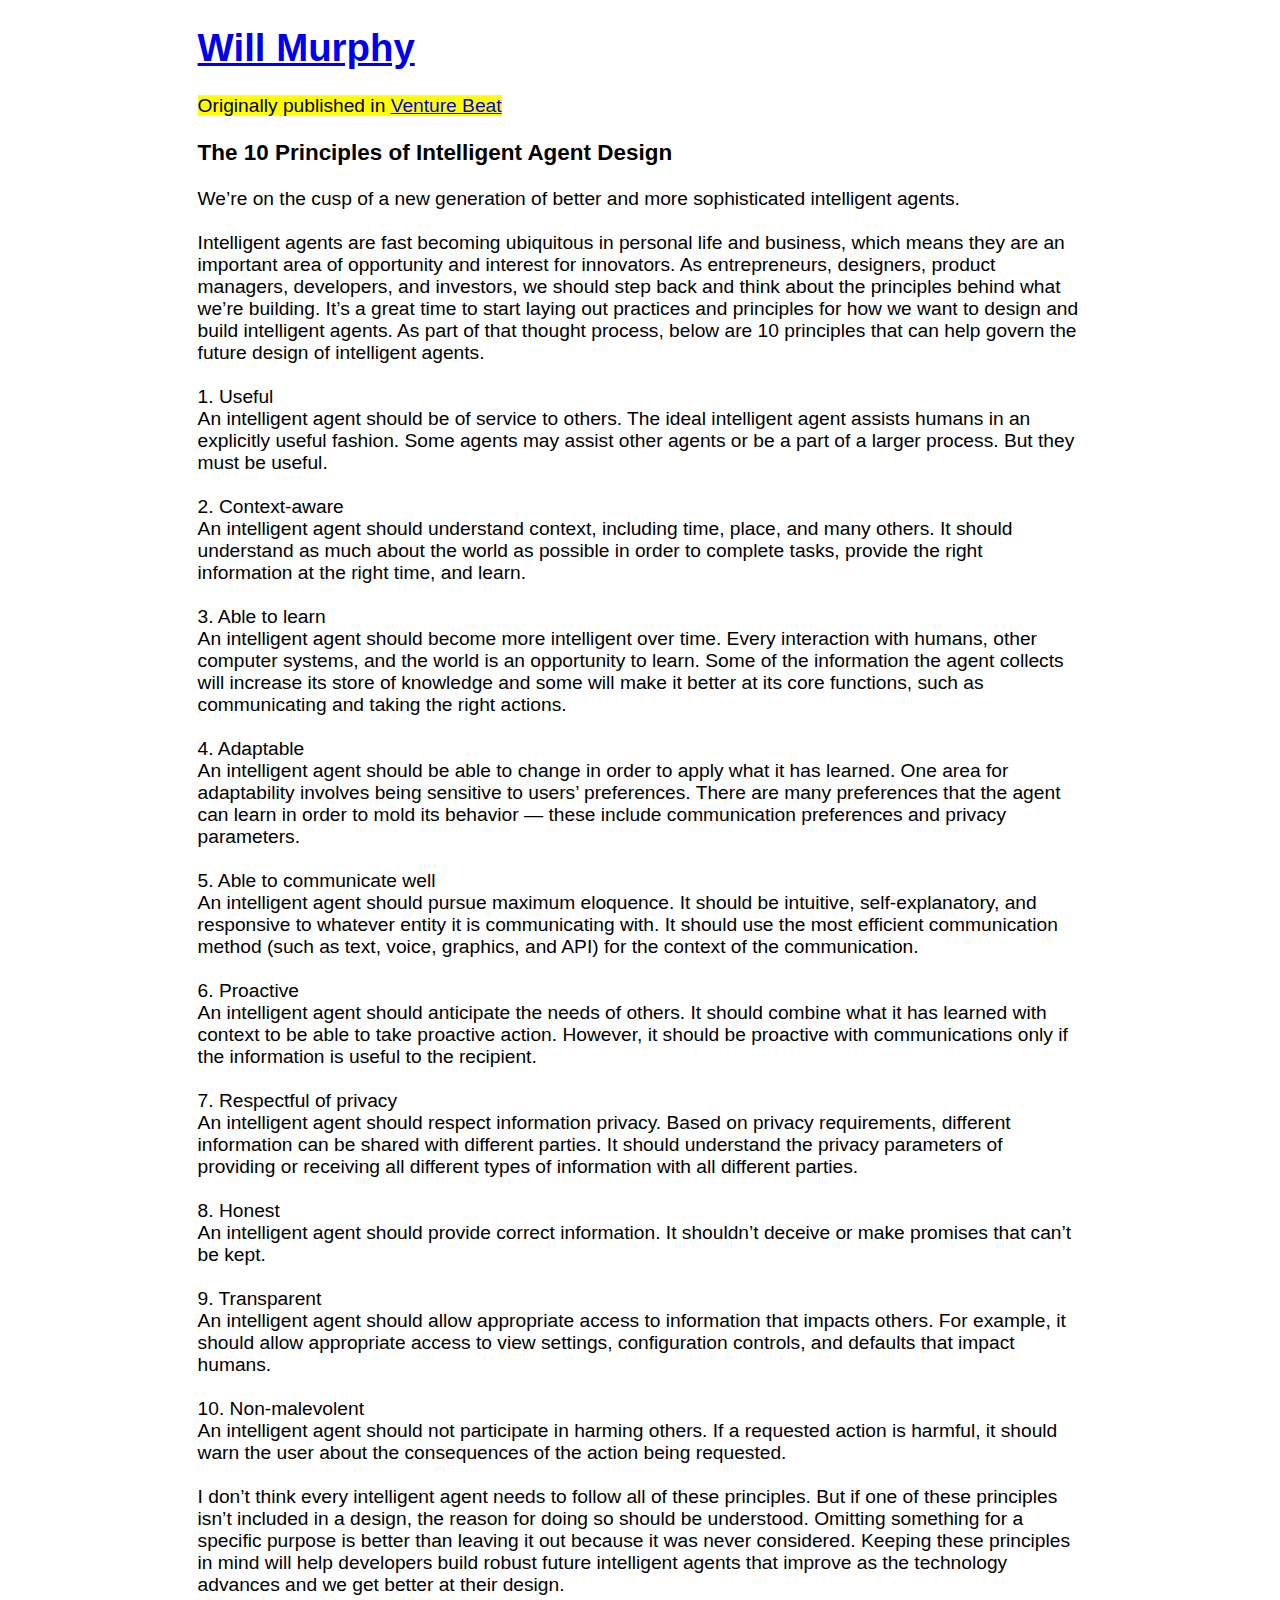
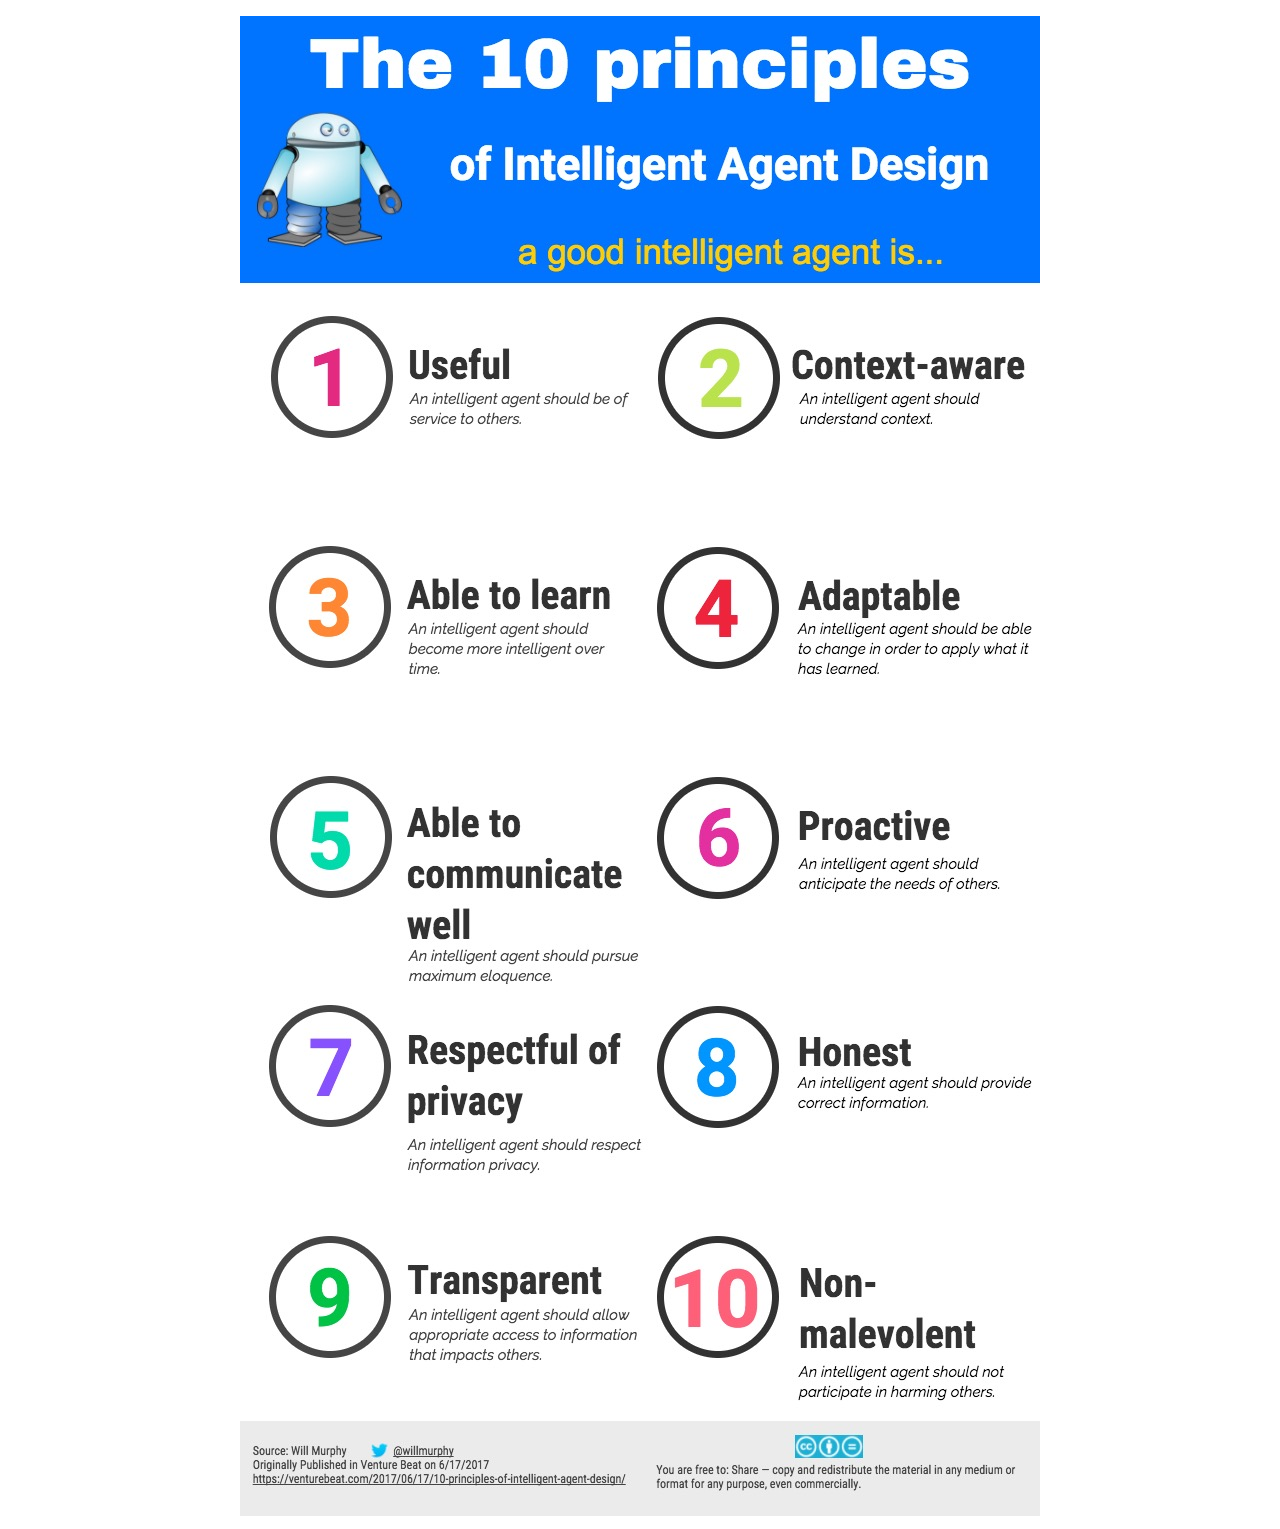
<file: 10-principles-intelligent-agent-design.html>
<!doctype html>
<html>
<head>
<meta charset="UTF-8">
<title>Will Murphy</title>
<meta charset="utf-8"> 
<link rel="icon" type="image/x-icon" href="images/favicon.ico">
<meta name="viewport" content="width=device-width, initial-scale=1">    
<link rel="stylesheet" href="style.css">   
</head>
<body>
<div style="width: 70%;margin: auto;">    
  <a href="index.html"><h1>Will Murphy</h1></a>
<mark>
Originally published in <a href="https://venturebeat.com/ai/10-principles-of-intelligent-agent-design/" target="_blank">Venture Beat</a>  
</mark>
    
<h3>The 10 Principles of Intelligent Agent Design</h3>
<p>  
We’re on the cusp of a new generation of better and more sophisticated intelligent agents.
<br><br>
Intelligent agents are fast becoming ubiquitous in personal life and business, which means they are an important area of opportunity and interest for innovators. As entrepreneurs, designers, product managers, developers, and investors, we should step back and think about the principles behind what we’re building. It’s a great time to start laying out practices and principles for how we want to design and build intelligent agents. As part of that thought process, below are 10 principles that can help govern the future design of intelligent agents.
<br><br>
1. Useful<br>
An intelligent agent should be of service to others. The ideal intelligent agent assists humans in an explicitly useful fashion. Some agents may assist other agents or be a part of a larger process. But they must be useful.
<br><br>
2. Context-aware<br>
An intelligent agent should understand context, including time, place, and many others. It should understand as much about the world as possible in order to complete tasks, provide the right information at the right time, and learn.
<br><br>
3. Able to learn<br>
An intelligent agent should become more intelligent over time. Every interaction with humans, other computer systems, and the world is an opportunity to learn. Some of the information the agent collects will increase its store of knowledge and some will make it better at its core functions, such as communicating and taking the right actions.
<br><br>
4. Adaptable<br>
An intelligent agent should be able to change in order to apply what it has learned. One area for adaptability involves being sensitive to users’ preferences. There are many preferences that the agent can learn in order to mold its behavior — these include communication preferences and privacy parameters.
<br><br>
5. Able to communicate well<br>
An intelligent agent should pursue maximum eloquence. It should be intuitive, self-explanatory, and responsive to whatever entity it is communicating with. It should use the most efficient communication method (such as text, voice, graphics, and API) for the context of the communication.
<br><br>
6. Proactive<br>
An intelligent agent should anticipate the needs of others. It should combine what it has learned with context to be able to take proactive action. However, it should be proactive with communications only if the information is useful to the recipient.
<br><br>
7. Respectful of privacy<br>
An intelligent agent should respect information privacy. Based on privacy requirements, different information can be shared with different parties. It should understand the privacy parameters of providing or receiving all different types of information with all different parties.
<br><br>
8. Honest<br>
An intelligent agent should provide correct information. It shouldn’t deceive or make promises that can’t be kept.
<br><br>
9. Transparent<br>
An intelligent agent should allow appropriate access to information that impacts others. For example, it should allow appropriate access to view settings, configuration controls, and defaults that impact humans.
<br><br>
10. Non-malevolent<br>
An intelligent agent should not participate in harming others. If a requested action is harmful, it should warn the user about the consequences of the action being requested.
<br><br>
I don’t think every intelligent agent needs to follow all of these principles. But if one of these principles isn’t included in a design, the reason for doing so should be understood. Omitting something for a specific purpose is better than leaving it out because it was never considered. Keeping these principles in mind will help developers build robust future intelligent agents that improve as the technology advances and we get better at their design.
</p>
  
<center>    
<img src="/images/10-principles-intelligent-agent-design.png" width="800" height="1500" alt=""/>
</center> 
</div>    
</body>
</html>
</file>
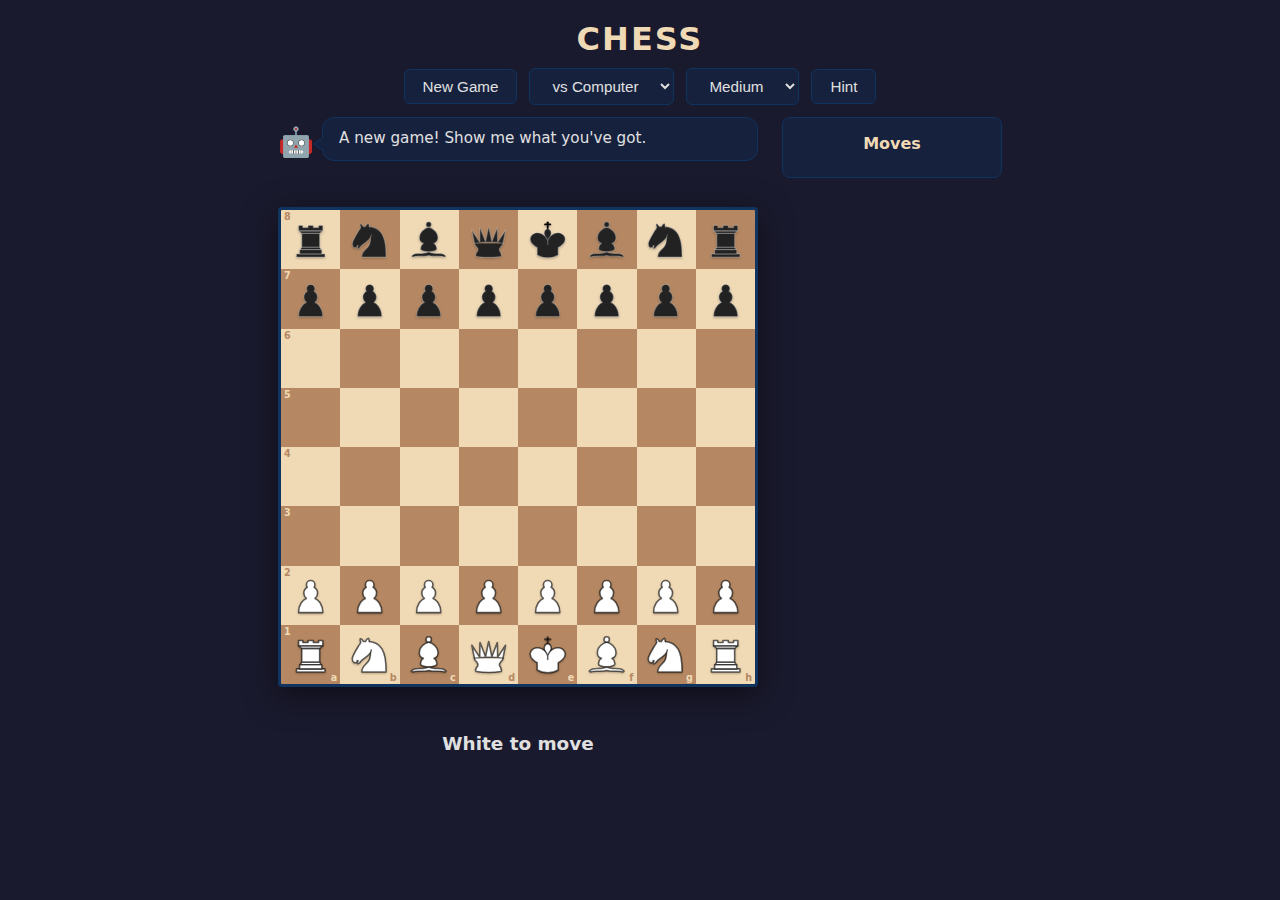
<file: chess.html>
<!DOCTYPE html>
<html lang="en">
<head>
<meta charset="UTF-8">
<meta name="viewport" content="width=device-width, initial-scale=1.0">
<title>Chess</title>
<style>
  * { margin: 0; padding: 0; box-sizing: border-box; }
  body {
    font-family: 'Segoe UI', system-ui, -apple-system, sans-serif;
    background: #1a1a2e;
    color: #e0e0e0;
    min-height: 100vh;
    display: flex;
    flex-direction: column;
    align-items: center;
  }
  h1 {
    margin: 20px 0 10px;
    font-size: 2rem;
    letter-spacing: 2px;
    color: #f0d9b5;
  }
  .controls {
    display: flex;
    gap: 12px;
    margin-bottom: 12px;
    align-items: center;
    flex-wrap: wrap;
    justify-content: center;
  }
  .controls button, .controls select {
    padding: 8px 18px;
    border: none;
    border-radius: 6px;
    font-size: 0.95rem;
    cursor: pointer;
    background: #16213e;
    color: #e0e0e0;
    border: 1px solid #0f3460;
    transition: background 0.2s;
  }
  .controls button:hover, .controls select:hover {
    background: #0f3460;
  }
  .controls select { appearance: auto; }
  .game-container {
    display: flex;
    gap: 24px;
    align-items: flex-start;
    flex-wrap: wrap;
    justify-content: center;
    padding: 0 16px;
  }
  .board-section { display: flex; flex-direction: column; align-items: center; }
  .captured-row {
    display: flex;
    min-height: 36px;
    font-size: 1.5rem;
    gap: 2px;
    padding: 4px 0;
    flex-wrap: wrap;
    max-width: 480px;
    justify-content: center;
  }
  .board {
    display: grid;
    grid-template-columns: repeat(8, 1fr);
    width: min(480px, 90vw);
    border: 3px solid #0f3460;
    border-radius: 4px;
    overflow: hidden;
    box-shadow: 0 8px 32px rgba(0,0,0,0.5);
    flex-shrink: 0;
    -webkit-touch-callout: none;
    -webkit-user-select: none;
    touch-action: none;
  }
  .square {
    aspect-ratio: 1 / 1;
    display: flex;
    align-items: center;
    justify-content: center;
    cursor: pointer;
    user-select: none;
    position: relative;
    transition: background 0.1s;
    overflow: hidden;
    -webkit-touch-callout: none;
  }
  .piece-svg {
    width: 80%;
    height: 80%;
    filter: drop-shadow(0 1px 1px rgba(0,0,0,0.3));
    pointer-events: none;
    -webkit-touch-callout: none;
    -webkit-user-drag: none;
  }
  .dragging-piece {
    position: fixed;
    pointer-events: none;
    z-index: 100;
    filter: drop-shadow(0 4px 8px rgba(0,0,0,0.4));
    transform: translate(-50%, -50%);
  }
  .board-section { position: relative; }
  .anim-overlay {
    position: absolute;
    top: 0; left: 0;
    width: 100%; height: 100%;
    pointer-events: none;
    z-index: 50;
  }
  .animating-piece {
    position: absolute;
    pointer-events: none;
    will-change: transform;
  }
  .animating-piece .piece-svg {
    width: 80%;
    height: 80%;
    filter: drop-shadow(0 2px 4px rgba(0,0,0,0.4));
  }
  .move-arrow {
    position: absolute;
    pointer-events: none;
  }
  .square.light { background: #f0d9b5; }
  .square.dark { background: #b58863; }
  .square.selected { background: #7fc97f !important; }
  .square.legal-move::after {
    content: '';
    position: absolute;
    width: 28%;
    height: 28%;
    background: rgba(0,0,0,0.2);
    border-radius: 50%;
  }
  .square.last-move { background: rgba(255, 255, 100, 0.45) !important; }
  .square.legal-capture {
    background: radial-gradient(transparent 55%, rgba(0,0,0,0.3) 55%) !important;
  }
  .square.check { background: radial-gradient(ellipse at center, #ff0000 0%, #cc0000 30%, rgba(200,0,0,0.3) 80%, transparent 100%) !important; }
  .status {
    margin: 10px 0;
    font-size: 1.15rem;
    min-height: 1.4em;
    font-weight: 600;
    text-align: center;
  }
  .status.check-status { color: #ff6b6b; }
  .status.mate-status { color: #ffd700; }
  .sidebar {
    background: #16213e;
    border-radius: 8px;
    border: 1px solid #0f3460;
    padding: 16px;
    width: 220px;
    max-height: min(560px, 85vh);
    display: flex;
    flex-direction: column;
  }
  .sidebar h3 {
    margin-bottom: 8px;
    color: #f0d9b5;
    font-size: 1rem;
    text-align: center;
  }
  .move-list {
    flex: 1;
    overflow-y: auto;
    font-family: 'Courier New', monospace;
    font-size: 0.9rem;
    line-height: 1.6;
  }
  .move-row { display: flex; gap: 8px; }
  .move-num { color: #888; min-width: 30px; text-align: right; }
  .move-white, .move-black { min-width: 65px; }
  .promotion-overlay {
    position: fixed;
    top: 0; left: 0; right: 0; bottom: 0;
    background: rgba(0,0,0,0.7);
    display: flex;
    align-items: center;
    justify-content: center;
    z-index: 100;
  }
  .promotion-dialog {
    background: #16213e;
    border-radius: 12px;
    border: 2px solid #0f3460;
    padding: 20px;
    text-align: center;
  }
  .promotion-dialog h3 { margin-bottom: 12px; color: #f0d9b5; }
  .promotion-pieces {
    display: flex;
    gap: 8px;
    justify-content: center;
  }
  .promotion-piece {
    font-size: 2.5rem;
    width: 60px;
    height: 60px;
    display: flex;
    align-items: center;
    justify-content: center;
    cursor: pointer;
    border-radius: 8px;
    background: #1a1a2e;
    border: 2px solid #0f3460;
    transition: all 0.15s;
  }
  .promotion-piece:hover {
    background: #0f3460;
    transform: scale(1.1);
  }
  .coord-label {
    position: absolute;
    font-size: 0.6rem;
    font-weight: 700;
    pointer-events: none;
  }
  .file-label { bottom: 1px; right: 3px; }
  .rank-label { top: 1px; left: 3px; }
  .square.light .coord-label { color: #b58863; }
  .square.dark .coord-label { color: #f0d9b5; }
  .speech-wrapper {
    display: flex;
    align-items: flex-end;
    gap: 8px;
    margin-bottom: 10px;
    max-width: min(480px, 90vw);
    width: 100%;
    transition: opacity 0.3s;
  }
  .speech-wrapper.empty { opacity: 0.4; }
  .ai-avatar {
    font-size: 1.8rem;
    flex-shrink: 0;
    line-height: 1;
    padding-bottom: 4px;
  }
  .speech-bubble {
    background: #16213e;
    border: 1px solid #0f3460;
    border-radius: 12px;
    padding: 10px 16px;
    min-height: 44px;
    flex: 1;
    display: flex;
    align-items: center;
    position: relative;
    font-size: 0.95rem;
    line-height: 1.4;
    color: #e0e0e0;
  }
  .speech-bubble::after {
    content: '';
    position: absolute;
    bottom: 10px;
    left: -8px;
    width: 0; height: 0;
    border-top: 6px solid transparent;
    border-bottom: 6px solid transparent;
    border-right: 8px solid #16213e;
  }
  .speech-bubble::before {
    content: '';
    position: absolute;
    bottom: 9px;
    left: -10px;
    width: 0; height: 0;
    border-top: 7px solid transparent;
    border-bottom: 7px solid transparent;
    border-right: 10px solid #0f3460;
  }
  .speech-bubble .ai-text {
    flex: 1;
    min-height: 1.4em;
  }
  .hint-overlay {
    position: absolute;
    top: 0; left: 0;
    width: 100%; height: 100%;
    pointer-events: none;
    z-index: 45;
  }
  @media (max-width: 720px) {
    .game-container { flex-direction: column; align-items: center; }
    .sidebar { width: min(480px, 90vw); max-height: 200px; }
  }
</style>
</head>
<body>

<h1>CHESS</h1>

<div class="controls">
  <button id="newGameBtn">New Game</button>
  <select id="modeSelect">
    <option value="ai">vs Computer</option>
    <option value="human">vs Human</option>
  </select>
  <select id="difficultySelect">
    <option value="2">Easy</option>
    <option value="3" selected>Medium</option>
    <option value="4">Hard</option>
  </select>
  <button id="hintBtn">Hint</button>
</div>

<div class="game-container">
  <div class="board-section">
    <div class="speech-wrapper empty" id="speechWrapper">
      <span class="ai-avatar">🤖</span>
      <div class="speech-bubble" id="speechBubble">
        <span class="ai-text" id="aiText">Let's play! Make your move.</span>
      </div>
    </div>
    <div class="captured-row" id="capturedBlack"></div>
    <div class="board" id="board"></div>
    <div class="captured-row" id="capturedWhite"></div>
    <div class="status" id="status">White to move</div>
  </div>
  <div class="sidebar">
    <h3>Moves</h3>
    <div class="move-list" id="moveList"></div>
  </div>
</div>

<div class="promotion-overlay" id="promotionOverlay" style="display:none;">
  <div class="promotion-dialog">
    <h3>Promote pawn to:</h3>
    <div class="promotion-pieces" id="promotionPieces"></div>
  </div>
</div>

<script>
// SVG piece paths — consistent rendering on all platforms
const PIECE_PATHS = {
  K: 'M22.5 11.63V6M20 8h5M22.5 25s4.5-7.5 3-10.5c0 0-1-2.5-3-2.5s-3 2.5-3 2.5c-1.5 3 3 10.5 3 10.5M12.5 37c5.5 3.5 14.5 3.5 20 0v-7s9-4.5 6-10.5c-4-6.5-13.5-3.5-16 4V27v-3.5c-2.5-7.5-12-10.5-16-4-3 6 6 10.5 6 10.5v7',
  Q: 'M9 26c8.5-1.5 21-1.5 27 0l2.5-12.5L31 25l-.3-14.1-5.2 13.6-3-14.5-3 14.5-5.2-13.6L14 25 6.5 13.5 9 26zM9 26c0 2 1.5 2 2.5 4 1 1.5 1 1 .5 3.5-1.5 1-1.5 2.5-1.5 2.5-1.5 1.5.5 2.5.5 2.5 6.5 1 16.5 1 23 0 0 0 1.5-1 0-2.5 0 0 .5-1.5-1-2.5-.5-2.5-.5-2 .5-3.5 1-2 2.5-2 2.5-4',
  R: 'M9 39h27v-3H9v3zM12.5 32l1.5-2.5h17l1.5 2.5h-20zM12 36v-4h21v4H12zM14 29.5v-13h17v13H14zM14 16.5L11 14h23l-3 2.5H14zM11 14V9h4v2h5V9h5v2h5V9h4v5H11z',
  B: 'M9 36c3.39-.97 10.11.43 13.5-2 3.39 2.43 10.11 1.03 13.5 2 0 0 1.65.54 3 2-.68.97-1.65.99-3 .5-3.39-.97-10.11.46-13.5-1-3.39 1.46-10.11.03-13.5 1-1.35.49-2.32.47-3-.5 1.35-1.46 3-2 3-2zM15 32c2.5 2.5 12.5 2.5 15 0 .5-1.5 0-2 0-2 0-2.5-2.5-4-2.5-4 5.5-1.5 6-11.5-5-15.5-11 4-10.5 14-5 15.5 0 0-2.5 1.5-2.5 4 0 0-.5.5 0 2zM25 8a2.5 2.5 0 1 1-5 0 2.5 2.5 0 1 1 5 0z',
  N: 'M22 10c10.5 1 16.5 8 16 29H15c0-9 10-6.5 8-21M24 18c.38 2.91-5.55 7.37-8 9-3 2-2.82 4.34-5 4-1.04-.94 1.41-3.04 0-3-1 0 .19 1.23-1 2-1 0-4.003 1-4-4 0-2 6-12 6-12s1.89-1.9 2-3.5c-.73-.994-.5-2-.5-3 1-1 3 2.5 3 2.5h2s.78-1.992 2.5-3c1 0 1 3 1 3',
  P: 'M22.5 9c-2.21 0-4 1.79-4 4 0 .89.29 1.71.78 2.38C17.33 16.5 16 18.59 16 21c0 2.03.94 3.84 2.41 5.03C15.41 27.09 11 31.58 11 39.5H34c0-7.92-4.41-12.41-7.41-13.47C28.06 24.84 29 23.03 29 21c0-2.41-1.33-4.5-3.28-5.62.49-.67.78-1.49.78-2.38 0-2.21-1.79-4-4-4z'
};

function makePieceSVG(type, color) {
  const fill = color === 'w' ? '#fff' : '#222';
  const stroke = color === 'w' ? 'rgba(0,0,0,0.6)' : 'rgba(255,255,255,0.25)';
  const strokeW = color === 'w' ? 1.5 : 1.2;
  const path = PIECE_PATHS[type];
  let extra = '';
  // King cross: render as explicit stroke-only lines so it shows on both colors
  if (type === 'K') {
    const crossStroke = color === 'w' ? 'rgba(0,0,0,0.6)' : '#000';
    extra = `<line x1="22.5" y1="6" x2="22.5" y2="11.5" stroke="${crossStroke}" stroke-width="${strokeW + 0.5}" stroke-linecap="round"/>` +
            `<line x1="20" y1="8" x2="25" y2="8" stroke="${crossStroke}" stroke-width="${strokeW + 0.5}" stroke-linecap="round"/>`;
  }
  // Split into separate path elements, skip the cross segments for King (handled above)
  const segments = path.split('M').filter(Boolean);
  const paths = segments.map(d => {
    const full = 'M' + d;
    // Skip King cross line segments
    if (type === 'K' && (full === 'M22.5 11.63V6' || full === 'M20 8h5')) return '';
    return `<path d="${full}"/>`;
  }).join('');
  return `<svg class="piece-svg" viewBox="0 0 45 45" xmlns="http://www.w3.org/2000/svg"><g fill="${fill}" stroke="${stroke}" stroke-width="${strokeW}" stroke-linecap="round" stroke-linejoin="round">${paths}</g>${extra}</svg>`;
}

// Lookup for display (used by captured pieces row)
function pieceHTML(pieceChar) {
  const type = pieceChar.toUpperCase();
  const color = pieceChar === pieceChar.toUpperCase() ? 'w' : 'b';
  return makePieceSVG(type, color);
}

const PIECE_VALUES = { P: 100, N: 320, B: 330, R: 500, Q: 900, K: 20000 };

// Piece-square tables (from white's perspective, index 0 = a8)
const PST = {
  P: [
     0,  0,  0,  0,  0,  0,  0,  0,
    50, 50, 50, 50, 50, 50, 50, 50,
    10, 10, 20, 30, 30, 20, 10, 10,
     5,  5, 10, 25, 25, 10,  5,  5,
     0,  0,  0, 20, 20,  0,  0,  0,
     5, -5,-10,  0,  0,-10, -5,  5,
     5, 10, 10,-20,-20, 10, 10,  5,
     0,  0,  0,  0,  0,  0,  0,  0
  ],
  N: [
    -50,-40,-30,-30,-30,-30,-40,-50,
    -40,-20,  0,  0,  0,  0,-20,-40,
    -30,  0, 10, 15, 15, 10,  0,-30,
    -30,  5, 15, 20, 20, 15,  5,-30,
    -30,  0, 15, 20, 20, 15,  0,-30,
    -30,  5, 10, 15, 15, 10,  5,-30,
    -40,-20,  0,  5,  5,  0,-20,-40,
    -50,-40,-30,-30,-30,-30,-40,-50
  ],
  B: [
    -20,-10,-10,-10,-10,-10,-10,-20,
    -10,  0,  0,  0,  0,  0,  0,-10,
    -10,  0, 10, 10, 10, 10,  0,-10,
    -10,  5,  5, 10, 10,  5,  5,-10,
    -10,  0, 10, 10, 10, 10,  0,-10,
    -10, 10, 10, 10, 10, 10, 10,-10,
    -10,  5,  0,  0,  0,  0,  5,-10,
    -20,-10,-10,-10,-10,-10,-10,-20
  ],
  R: [
     0,  0,  0,  0,  0,  0,  0,  0,
     5, 10, 10, 10, 10, 10, 10,  5,
    -5,  0,  0,  0,  0,  0,  0, -5,
    -5,  0,  0,  0,  0,  0,  0, -5,
    -5,  0,  0,  0,  0,  0,  0, -5,
    -5,  0,  0,  0,  0,  0,  0, -5,
    -5,  0,  0,  0,  0,  0,  0, -5,
     0,  0,  0,  5,  5,  0,  0,  0
  ],
  Q: [
    -20,-10,-10, -5, -5,-10,-10,-20,
    -10,  0,  0,  0,  0,  0,  0,-10,
    -10,  0,  5,  5,  5,  5,  0,-10,
     -5,  0,  5,  5,  5,  5,  0, -5,
      0,  0,  5,  5,  5,  5,  0, -5,
    -10,  5,  5,  5,  5,  5,  0,-10,
    -10,  0,  5,  0,  0,  0,  0,-10,
    -20,-10,-10, -5, -5,-10,-10,-20
  ],
  K: [
    -30,-40,-40,-50,-50,-40,-40,-30,
    -30,-40,-40,-50,-50,-40,-40,-30,
    -30,-40,-40,-50,-50,-40,-40,-30,
    -30,-40,-40,-50,-50,-40,-40,-30,
    -20,-30,-30,-40,-40,-30,-30,-20,
    -10,-20,-20,-20,-20,-20,-20,-10,
     20, 20,  0,  0,  0,  0, 20, 20,
     20, 30, 10,  0,  0, 10, 30, 20
  ]
};

let game, selectedSquare, legalMovesCache, aiThinking = false, aiTimer = null;

function initGame() {
  game = {
    board: [],
    turn: 'w',
    castling: { K: true, Q: true, k: true, q: true },
    enPassant: null,
    moves: [],
    captured: { w: [], b: [] },
    halfMoves: 0,
    gameOver: false
  };
  selectedSquare = null;
  legalMovesCache = [];
  // Setup board: row 0 = rank 8, row 7 = rank 1
  const back = ['r','n','b','q','k','b','n','r'];
  for (let r = 0; r < 8; r++) {
    game.board[r] = [];
    for (let c = 0; c < 8; c++) {
      if (r === 0) game.board[r][c] = back[c];        // black back rank
      else if (r === 1) game.board[r][c] = 'p';       // black pawns
      else if (r === 6) game.board[r][c] = 'P';       // white pawns
      else if (r === 7) game.board[r][c] = back[c].toUpperCase(); // white back rank
      else game.board[r][c] = null;
    }
  }
}

function isWhite(p) { return p && p === p.toUpperCase(); }
function isBlack(p) { return p && p === p.toLowerCase(); }
function colorOf(p) { return p ? (isWhite(p) ? 'w' : 'b') : null; }
function typeOf(p) { return p ? p.toUpperCase() : null; }
function inBounds(r, c) { return r >= 0 && r < 8 && c >= 0 && c < 8; }

function cloneGame(g) {
  return {
    board: g.board.map(row => [...row]),
    turn: g.turn,
    castling: { ...g.castling },
    enPassant: g.enPassant ? [...g.enPassant] : null,
    moves: [...g.moves],
    captured: { w: [...g.captured.w], b: [...g.captured.b] },
    halfMoves: g.halfMoves,
    gameOver: g.gameOver
  };
}

function findKing(board, color) {
  const king = color === 'w' ? 'K' : 'k';
  for (let r = 0; r < 8; r++)
    for (let c = 0; c < 8; c++)
      if (board[r][c] === king) return [r, c];
  return null;
}

function isAttackedBy(board, r, c, byColor) {
  // Check if square (r,c) is attacked by any piece of byColor
  const pawnDir = byColor === 'w' ? 1 : -1;
  // Pawn attacks
  if (inBounds(r + pawnDir, c - 1) && board[r + pawnDir][c - 1] === (byColor === 'w' ? 'P' : 'p')) return true;
  if (inBounds(r + pawnDir, c + 1) && board[r + pawnDir][c + 1] === (byColor === 'w' ? 'P' : 'p')) return true;
  // Knight attacks
  const knightMoves = [[-2,-1],[-2,1],[-1,-2],[-1,2],[1,-2],[1,2],[2,-1],[2,1]];
  const kn = byColor === 'w' ? 'N' : 'n';
  for (const [dr, dc] of knightMoves) {
    const nr = r + dr, nc = c + dc;
    if (inBounds(nr, nc) && board[nr][nc] === kn) return true;
  }
  // King attacks
  for (let dr = -1; dr <= 1; dr++)
    for (let dc = -1; dc <= 1; dc++) {
      if (dr === 0 && dc === 0) continue;
      const nr = r + dr, nc = c + dc;
      if (inBounds(nr, nc) && board[nr][nc] === (byColor === 'w' ? 'K' : 'k')) return true;
    }
  // Sliding pieces (rook/queen for straights, bishop/queen for diags)
  const straight = [[0,1],[0,-1],[1,0],[-1,0]];
  const diag = [[1,1],[1,-1],[-1,1],[-1,-1]];
  const rq = byColor === 'w' ? ['R','Q'] : ['r','q'];
  const bq = byColor === 'w' ? ['B','Q'] : ['b','q'];
  for (const [dr, dc] of straight) {
    for (let i = 1; i < 8; i++) {
      const nr = r + dr * i, nc = c + dc * i;
      if (!inBounds(nr, nc)) break;
      if (board[nr][nc]) {
        if (rq.includes(board[nr][nc])) return true;
        break;
      }
    }
  }
  for (const [dr, dc] of diag) {
    for (let i = 1; i < 8; i++) {
      const nr = r + dr * i, nc = c + dc * i;
      if (!inBounds(nr, nc)) break;
      if (board[nr][nc]) {
        if (bq.includes(board[nr][nc])) return true;
        break;
      }
    }
  }
  return false;
}

function isInCheck(board, color) {
  const kp = findKing(board, color);
  if (!kp) return false;
  return isAttackedBy(board, kp[0], kp[1], color === 'w' ? 'b' : 'w');
}

function generatePseudoMoves(g, color) {
  const moves = [];
  const dir = color === 'w' ? -1 : 1;
  const startRow = color === 'w' ? 6 : 1;

  for (let r = 0; r < 8; r++) {
    for (let c = 0; c < 8; c++) {
      const p = g.board[r][c];
      if (!p || colorOf(p) !== color) continue;
      const t = typeOf(p);

      if (t === 'P') {
        // Forward
        if (inBounds(r + dir, c) && !g.board[r + dir][c]) {
          moves.push({ from: [r, c], to: [r + dir, c] });
          // Double push
          if (r === startRow && !g.board[r + 2 * dir][c]) {
            moves.push({ from: [r, c], to: [r + 2 * dir, c] });
          }
        }
        // Captures
        for (const dc of [-1, 1]) {
          const nr = r + dir, nc = c + dc;
          if (!inBounds(nr, nc)) continue;
          if (g.board[nr][nc] && colorOf(g.board[nr][nc]) !== color) {
            moves.push({ from: [r, c], to: [nr, nc] });
          }
          // En passant
          if (g.enPassant && g.enPassant[0] === nr && g.enPassant[1] === nc) {
            moves.push({ from: [r, c], to: [nr, nc], enPassant: true });
          }
        }
      } else if (t === 'N') {
        for (const [dr, dc] of [[-2,-1],[-2,1],[-1,-2],[-1,2],[1,-2],[1,2],[2,-1],[2,1]]) {
          const nr = r + dr, nc = c + dc;
          if (inBounds(nr, nc) && colorOf(g.board[nr][nc]) !== color) {
            moves.push({ from: [r, c], to: [nr, nc] });
          }
        }
      } else if (t === 'K') {
        for (let dr = -1; dr <= 1; dr++)
          for (let dc = -1; dc <= 1; dc++) {
            if (dr === 0 && dc === 0) continue;
            const nr = r + dr, nc = c + dc;
            if (inBounds(nr, nc) && colorOf(g.board[nr][nc]) !== color) {
              moves.push({ from: [r, c], to: [nr, nc] });
            }
          }
        // Castling
        const row = color === 'w' ? 7 : 0;
        if (r === row && c === 4) {
          const enemy = color === 'w' ? 'b' : 'w';
          // Kingside
          const ks = color === 'w' ? 'K' : 'k';
          if (g.castling[ks] && !g.board[row][5] && !g.board[row][6] &&
              g.board[row][7] === (color === 'w' ? 'R' : 'r') &&
              !isAttackedBy(g.board, row, 4, enemy) &&
              !isAttackedBy(g.board, row, 5, enemy) &&
              !isAttackedBy(g.board, row, 6, enemy)) {
            moves.push({ from: [r, c], to: [row, 6], castle: 'K' });
          }
          // Queenside
          const qs = color === 'w' ? 'Q' : 'q';
          if (g.castling[qs] && !g.board[row][3] && !g.board[row][2] && !g.board[row][1] &&
              g.board[row][0] === (color === 'w' ? 'R' : 'r') &&
              !isAttackedBy(g.board, row, 4, enemy) &&
              !isAttackedBy(g.board, row, 3, enemy) &&
              !isAttackedBy(g.board, row, 2, enemy)) {
            moves.push({ from: [r, c], to: [row, 2], castle: 'Q' });
          }
        }
      } else {
        // Sliding pieces
        let dirs = [];
        if (t === 'R' || t === 'Q') dirs.push([0,1],[0,-1],[1,0],[-1,0]);
        if (t === 'B' || t === 'Q') dirs.push([1,1],[1,-1],[-1,1],[-1,-1]);
        for (const [dr, dc] of dirs) {
          for (let i = 1; i < 8; i++) {
            const nr = r + dr * i, nc = c + dc * i;
            if (!inBounds(nr, nc)) break;
            if (g.board[nr][nc]) {
              if (colorOf(g.board[nr][nc]) !== color) moves.push({ from: [r, c], to: [nr, nc] });
              break;
            }
            moves.push({ from: [r, c], to: [nr, nc] });
          }
        }
      }
    }
  }
  return moves;
}

function generateLegalMoves(g, color) {
  const pseudo = generatePseudoMoves(g, color);
  const legal = [];
  for (const m of pseudo) {
    const newBoard = g.board.map(row => [...row]);
    // Execute on temp board
    newBoard[m.to[0]][m.to[1]] = newBoard[m.from[0]][m.from[1]];
    newBoard[m.from[0]][m.from[1]] = null;
    if (m.enPassant) {
      newBoard[m.from[0]][m.to[1]] = null;
    }
    if (m.castle) {
      const row = m.from[0];
      if (m.castle === 'K') { newBoard[row][5] = newBoard[row][7]; newBoard[row][7] = null; }
      else { newBoard[row][3] = newBoard[row][0]; newBoard[row][0] = null; }
    }
    if (!isInCheck(newBoard, color)) {
      // Check for promotion
      const piece = g.board[m.from[0]][m.from[1]];
      const promoRow = color === 'w' ? 0 : 7;
      if (typeOf(piece) === 'P' && m.to[0] === promoRow) {
        m.promotion = true;
      }
      legal.push(m);
    }
  }
  return legal;
}

function makeMove(g, move, promotionPiece) {
  const ng = cloneGame(g);
  const piece = ng.board[move.from[0]][move.from[1]];
  const captured = ng.board[move.to[0]][move.to[1]];
  const color = colorOf(piece);
  const t = typeOf(piece);

  // Track captures
  if (captured) {
    ng.captured[colorOf(captured)].push(captured);
    ng.halfMoves = 0;
  } else if (t === 'P') {
    ng.halfMoves = 0;
  } else {
    ng.halfMoves++;
  }

  // Move piece
  ng.board[move.to[0]][move.to[1]] = piece;
  ng.board[move.from[0]][move.from[1]] = null;

  // En passant capture
  if (move.enPassant) {
    const capPiece = ng.board[move.from[0]][move.to[1]];
    if (capPiece) ng.captured[colorOf(capPiece)].push(capPiece);
    ng.board[move.from[0]][move.to[1]] = null;
  }

  // Castling
  if (move.castle) {
    const row = move.from[0];
    if (move.castle === 'K') {
      ng.board[row][5] = ng.board[row][7];
      ng.board[row][7] = null;
    } else {
      ng.board[row][3] = ng.board[row][0];
      ng.board[row][0] = null;
    }
  }

  // Pawn promotion
  if (move.promotion) {
    const pp = promotionPiece || 'Q';
    ng.board[move.to[0]][move.to[1]] = color === 'w' ? pp.toUpperCase() : pp.toLowerCase();
  }

  // Update en passant
  ng.enPassant = null;
  if (t === 'P' && Math.abs(move.to[0] - move.from[0]) === 2) {
    ng.enPassant = [(move.from[0] + move.to[0]) / 2, move.from[1]];
  }

  // Update castling rights
  if (t === 'K') {
    if (color === 'w') { ng.castling.K = false; ng.castling.Q = false; }
    else { ng.castling.k = false; ng.castling.q = false; }
  }
  if (t === 'R') {
    if (move.from[0] === 7 && move.from[1] === 0) ng.castling.Q = false;
    if (move.from[0] === 7 && move.from[1] === 7) ng.castling.K = false;
    if (move.from[0] === 0 && move.from[1] === 0) ng.castling.q = false;
    if (move.from[0] === 0 && move.from[1] === 7) ng.castling.k = false;
  }
  // If rook captured
  if (move.to[0] === 0 && move.to[1] === 0) ng.castling.q = false;
  if (move.to[0] === 0 && move.to[1] === 7) ng.castling.k = false;
  if (move.to[0] === 7 && move.to[1] === 0) ng.castling.Q = false;
  if (move.to[0] === 7 && move.to[1] === 7) ng.castling.K = false;

  // Build algebraic notation
  ng.moves.push(buildNotation(g, move, ng, piece, captured, promotionPiece));

  // Switch turn
  ng.turn = ng.turn === 'w' ? 'b' : 'w';
  return ng;
}

function buildNotation(oldGame, move, newGame, piece, captured, promotionPiece) {
  const t = typeOf(piece);
  const files = 'abcdefgh';
  const toSq = files[move.to[1]] + (8 - move.to[0]);

  if (move.castle) return move.castle === 'K' ? 'O-O' : 'O-O-O';

  let n = '';
  if (t !== 'P') {
    n += t;
    // Disambiguate
    const color = colorOf(piece);
    const same = [];
    for (let r = 0; r < 8; r++)
      for (let c = 0; c < 8; c++)
        if (oldGame.board[r][c] === piece && !(r === move.from[0] && c === move.from[1])) {
          const moves = generateLegalMoves(oldGame, color);
          if (moves.some(m => m.from[0] === r && m.from[1] === c && m.to[0] === move.to[0] && m.to[1] === move.to[1]))
            same.push([r, c]);
        }
    if (same.length > 0) {
      if (same.every(s => s[1] !== move.from[1])) n += files[move.from[1]];
      else if (same.every(s => s[0] !== move.from[0])) n += (8 - move.from[0]);
      else n += files[move.from[1]] + (8 - move.from[0]);
    }
  }

  if (captured || move.enPassant) {
    if (t === 'P') n += files[move.from[1]];
    n += 'x';
  }
  n += toSq;

  if (move.promotion) n += '=' + (promotionPiece || 'Q');

  // Check/Checkmate — turn hasn't been switched yet in makeMove,
  // so the opponent is the opposite of newGame.turn
  const nextColor = newGame.turn === 'w' ? 'b' : 'w';
  if (isInCheck(newGame.board, nextColor)) {
    const nextMoves = generateLegalMoves(newGame, nextColor);
    n += nextMoves.length === 0 ? '#' : '+';
  }

  return n;
}

// ========== AI ==========

function evaluateBoard(g) {
  let score = 0;
  for (let r = 0; r < 8; r++) {
    for (let c = 0; c < 8; c++) {
      const p = g.board[r][c];
      if (!p) continue;
      const t = typeOf(p);
      const val = PIECE_VALUES[t] || 0;
      const idx = isWhite(p) ? r * 8 + c : (7 - r) * 8 + c;
      const pst = PST[t] ? PST[t][idx] : 0;
      if (isWhite(p)) score += val + pst;
      else score -= val + pst;
    }
  }
  return score;
}

function minimax(g, depth, alpha, beta, maximizing) {
  const color = maximizing ? 'w' : 'b';
  const moves = generateLegalMoves(g, g.turn);

  if (moves.length === 0) {
    if (isInCheck(g.board, g.turn)) return maximizing ? -99999 + (4 - depth) : 99999 - (4 - depth);
    return 0; // stalemate
  }
  if (depth === 0) return evaluateBoard(g);

  // Move ordering: captures first, then by piece value
  moves.sort((a, b) => {
    const capA = g.board[a.to[0]][a.to[1]] ? PIECE_VALUES[typeOf(g.board[a.to[0]][a.to[1]])] : 0;
    const capB = g.board[b.to[0]][b.to[1]] ? PIECE_VALUES[typeOf(g.board[b.to[0]][b.to[1]])] : 0;
    return capB - capA;
  });

  if (maximizing) {
    let maxEval = -Infinity;
    for (const m of moves) {
      const promoPiece = m.promotion ? 'Q' : null;
      const ng = makeMove(g, m, promoPiece);
      const ev = minimax(ng, depth - 1, alpha, beta, false);
      maxEval = Math.max(maxEval, ev);
      alpha = Math.max(alpha, ev);
      if (beta <= alpha) break;
    }
    return maxEval;
  } else {
    let minEval = Infinity;
    for (const m of moves) {
      const promoPiece = m.promotion ? 'Q' : null;
      const ng = makeMove(g, m, promoPiece);
      const ev = minimax(ng, depth - 1, alpha, beta, true);
      minEval = Math.min(minEval, ev);
      beta = Math.min(beta, ev);
      if (beta <= alpha) break;
    }
    return minEval;
  }
}

function aiBestMove(g) {
  const depth = parseInt(document.getElementById('difficultySelect').value);
  const moves = generateLegalMoves(g, g.turn);
  if (moves.length === 0) return null;

  let bestMove = moves[0];
  let bestScore = Infinity; // AI is black, minimizing
  const alpha = -Infinity;
  let beta = Infinity;

  // Move ordering
  moves.sort((a, b) => {
    const capA = g.board[a.to[0]][a.to[1]] ? PIECE_VALUES[typeOf(g.board[a.to[0]][a.to[1]])] : 0;
    const capB = g.board[b.to[0]][b.to[1]] ? PIECE_VALUES[typeOf(g.board[b.to[0]][b.to[1]])] : 0;
    return capB - capA;
  });

  for (const m of moves) {
    const promoPiece = m.promotion ? 'Q' : null;
    const ng = makeMove(g, m, promoPiece);
    const score = minimax(ng, depth - 1, -Infinity, beta, true);
    if (score < bestScore) {
      bestScore = score;
      bestMove = m;
      beta = Math.min(beta, score);
    }
  }
  return { move: bestMove, promoPiece: bestMove.promotion ? 'Q' : null };
}

function playerBestMove(g) {
  const depth = parseInt(document.getElementById('difficultySelect').value);
  const moves = generateLegalMoves(g, g.turn);
  if (moves.length === 0) return null;

  let bestMove = moves[0];
  let bestScore = -Infinity; // Player is white, maximizing
  let alpha = -Infinity;
  const beta = Infinity;

  moves.sort((a, b) => {
    const capA = g.board[a.to[0]][a.to[1]] ? PIECE_VALUES[typeOf(g.board[a.to[0]][a.to[1]])] : 0;
    const capB = g.board[b.to[0]][b.to[1]] ? PIECE_VALUES[typeOf(g.board[b.to[0]][b.to[1]])] : 0;
    return capB - capA;
  });

  for (const m of moves) {
    const promoPiece = m.promotion ? 'Q' : null;
    const ng = makeMove(g, m, promoPiece);
    const score = minimax(ng, depth - 1, alpha, Infinity, false);
    if (score > bestScore) {
      bestScore = score;
      bestMove = m;
      alpha = Math.max(alpha, score);
    }
  }
  return bestMove;
}

// ========== UI ==========

const boardEl = document.getElementById('board');
boardEl.addEventListener('contextmenu', e => e.preventDefault());
boardEl.addEventListener('dragstart', e => e.preventDefault());
const statusEl = document.getElementById('status');
const moveListEl = document.getElementById('moveList');
const capturedWhiteEl = document.getElementById('capturedWhite');
const capturedBlackEl = document.getElementById('capturedBlack');
const promotionOverlay = document.getElementById('promotionOverlay');
const promotionPiecesEl = document.getElementById('promotionPieces');
const modeSelect = document.getElementById('modeSelect');
const difficultySelect = document.getElementById('difficultySelect');
const newGameBtn = document.getElementById('newGameBtn');

let lastMove = null;
let hintShowing = false;
let hintOverlayEl = null;
const hintBtn = document.getElementById('hintBtn');

function render() {
  boardEl.innerHTML = '';
  const files = 'abcdefgh';

  for (let r = 0; r < 8; r++) {
    for (let c = 0; c < 8; c++) {
      const sq = document.createElement('div');
      sq.className = 'square ' + ((r + c) % 2 === 0 ? 'light' : 'dark');
      sq.dataset.row = r;
      sq.dataset.col = c;

      // Coordinate labels
      if (r === 7) {
        const fl = document.createElement('span');
        fl.className = 'coord-label file-label';
        fl.textContent = files[c];
        sq.appendChild(fl);
      }
      if (c === 0) {
        const rl = document.createElement('span');
        rl.className = 'coord-label rank-label';
        rl.textContent = 8 - r;
        sq.appendChild(rl);
      }

      // Highlights
      if (lastMove) {
        if ((r === lastMove.from[0] && c === lastMove.from[1]) ||
            (r === lastMove.to[0] && c === lastMove.to[1])) {
          sq.classList.add('last-move');
        }
      }
      if (selectedSquare && selectedSquare[0] === r && selectedSquare[1] === c) {
        sq.classList.add('selected');
      }
      if (selectedSquare) {
        const legalMove = legalMovesCache.find(m => m.to[0] === r && m.to[1] === c);
        if (legalMove) {
          const isCapture = game.board[r][c] || legalMove.enPassant;
          sq.classList.add(isCapture ? 'legal-capture' : 'legal-move');
        }
      }

      // Check highlight
      const piece = game.board[r][c];
      if (piece && typeOf(piece) === 'K' && colorOf(piece) === game.turn && isInCheck(game.board, game.turn) && !game.gameOver) {
        sq.classList.add('check');
      }

      if (piece) {
        sq.insertAdjacentHTML('beforeend', pieceHTML(piece));
      }

      sq.addEventListener('mousedown', (e) => onSquareDown(r, c, e));
      sq.addEventListener('touchstart', (e) => onSquareDown(r, c, e), { passive: false });
      boardEl.appendChild(sq);
    }
  }

  // Captured pieces
  const sortCap = arr => [...arr].sort((a, b) => (PIECE_VALUES[typeOf(b)] || 0) - (PIECE_VALUES[typeOf(a)] || 0));
  capturedBlackEl.innerHTML = sortCap(game.captured.b).map(p => `<span style="display:inline-block;width:1.5rem;height:1.5rem;">${pieceHTML(p)}</span>`).join('');
  capturedWhiteEl.innerHTML = sortCap(game.captured.w).map(p => `<span style="display:inline-block;width:1.5rem;height:1.5rem;">${pieceHTML(p)}</span>`).join('');

  // Move list
  moveListEl.innerHTML = '';
  for (let i = 0; i < game.moves.length; i += 2) {
    const row = document.createElement('div');
    row.className = 'move-row';
    row.innerHTML = `<span class="move-num">${Math.floor(i / 2) + 1}.</span>` +
      `<span class="move-white">${game.moves[i]}</span>` +
      `<span class="move-black">${game.moves[i + 1] || ''}</span>`;
    moveListEl.appendChild(row);
  }
  moveListEl.scrollTop = moveListEl.scrollHeight;

  // Status
  updateStatus();
}

function updateStatus() {
  const inCheck = isInCheck(game.board, game.turn);
  const moves = generateLegalMoves(game, game.turn);
  const turnName = game.turn === 'w' ? 'White' : 'Black';

  if (moves.length === 0) {
    game.gameOver = true;
    if (inCheck) {
      const winner = game.turn === 'w' ? 'Black' : 'White';
      statusEl.textContent = `Checkmate! ${winner} wins!`;
      statusEl.className = 'status mate-status';
    } else {
      statusEl.textContent = 'Stalemate! Draw.';
      statusEl.className = 'status mate-status';
      if (isAIMode()) aiSay(pick(COMMENTS.stalemateDraw));
    }
  } else if (game.halfMoves >= 100) {
    game.gameOver = true;
    statusEl.textContent = 'Draw by 50-move rule.';
    statusEl.className = 'status mate-status';
    if (isAIMode()) aiSay("50 moves without a capture or pawn move. It's a draw!");
  } else if (inCheck) {
    statusEl.textContent = `${turnName} is in check!`;
    statusEl.className = 'status check-status';
  } else {
    statusEl.textContent = `${turnName} to move`;
    statusEl.className = 'status';
    if (aiThinking) statusEl.textContent = 'Computer is thinking...';
  }
}

// ========== DRAG & DROP + CLICK ==========

let dragging = false;
let dragPieceEl = null;
let dragFromR = -1, dragFromC = -1;
let dragStartX = 0, dragStartY = 0;
const DRAG_THRESHOLD = 5; // px before we consider it a drag vs click
let dragMoved = false;

function getClientPos(e) {
  if (e.touches && e.touches.length > 0) return { x: e.touches[0].clientX, y: e.touches[0].clientY };
  return { x: e.clientX, y: e.clientY };
}

function onSquareDown(r, c, e) {
  if (game.gameOver || aiThinking) return;
  if (isAIMode() && game.turn === 'b') return;

  const piece = game.board[r][c];
  const pos = getClientPos(e);

  // If we already have a selection and tap/click a target square, handle immediately
  if (selectedSquare && !(selectedSquare[0] === r && selectedSquare[1] === c)) {
    const move = legalMovesCache.find(m => m.to[0] === r && m.to[1] === c);
    if (move) {
      if (move.promotion) { showPromotionDialog(move); return; }
      executeMove(move);
      return;
    }
  }

  // Start drag if clicking on own piece
  if (piece && colorOf(piece) === game.turn) {
    e.preventDefault();
    dragFromR = r;
    dragFromC = c;
    dragStartX = pos.x;
    dragStartY = pos.y;
    dragMoved = false;
    dragging = true;

    // Select this piece and show legal moves
    selectedSquare = [r, c];
    legalMovesCache = generateLegalMoves(game, game.turn).filter(m => m.from[0] === r && m.from[1] === c);
    render();

    // Create drag ghost
    const sq = getSquareEl(r, c);
    const sqRect = sq.getBoundingClientRect();
    const size = sqRect.width;
    dragPieceEl = document.createElement('div');
    dragPieceEl.className = 'dragging-piece';
    dragPieceEl.style.width = size + 'px';
    dragPieceEl.style.height = size + 'px';
    dragPieceEl.innerHTML = pieceHTML(piece);
    dragPieceEl.style.left = pos.x + 'px';
    dragPieceEl.style.top = pos.y + 'px';
    dragPieceEl.style.display = 'none'; // hidden until threshold
    document.body.appendChild(dragPieceEl);

    document.addEventListener('mousemove', onDragMove);
    document.addEventListener('touchmove', onDragMove, { passive: false });
    document.addEventListener('mouseup', onDragEnd);
    document.addEventListener('touchend', onDragEnd);
  } else if (!piece || colorOf(piece) !== game.turn) {
    // Clicked empty or enemy square without a selection — deselect
    if (selectedSquare) {
      selectedSquare = null;
      legalMovesCache = [];
      render();
    }
  }
}

function onDragMove(e) {
  if (!dragging || !dragPieceEl) return;
  e.preventDefault();
  const pos = getClientPos(e);
  const dx = pos.x - dragStartX;
  const dy = pos.y - dragStartY;

  if (!dragMoved && Math.sqrt(dx * dx + dy * dy) > DRAG_THRESHOLD) {
    dragMoved = true;
    dragPieceEl.style.display = '';
    // Hide piece on source square
    const sq = getSquareEl(dragFromR, dragFromC);
    if (sq) {
      const svg = sq.querySelector('.piece-svg');
      if (svg) svg.style.visibility = 'hidden';
    }
  }

  if (dragMoved) {
    dragPieceEl.style.left = pos.x + 'px';
    dragPieceEl.style.top = pos.y + 'px';
  }
}

function onDragEnd(e) {
  document.removeEventListener('mousemove', onDragMove);
  document.removeEventListener('touchmove', onDragMove);
  document.removeEventListener('mouseup', onDragEnd);
  document.removeEventListener('touchend', onDragEnd);

  if (!dragging) return;
  dragging = false;

  // Remove drag ghost
  if (dragPieceEl) { dragPieceEl.remove(); dragPieceEl = null; }

  if (!dragMoved) {
    // It was a click, not a drag — selection already handled in onSquareDown
    return;
  }

  // Determine drop square
  const pos = e.changedTouches ? { x: e.changedTouches[0].clientX, y: e.changedTouches[0].clientY } : { x: e.clientX, y: e.clientY };
  const dropSq = getSquareFromPoint(pos.x, pos.y);

  if (dropSq) {
    const [tr, tc] = dropSq;
    const move = legalMovesCache.find(m => m.to[0] === tr && m.to[1] === tc);
    if (move) {
      if (move.promotion) { showPromotionDialog(move); return; }
      executeMove(move);
      return;
    }
  }

  // Invalid drop — re-render to restore piece visibility (keep selection)
  render();
}

function getSquareFromPoint(x, y) {
  const boardRect = boardEl.getBoundingClientRect();
  const col = Math.floor((x - boardRect.left) / (boardRect.width / 8));
  const row = Math.floor((y - boardRect.top) / (boardRect.height / 8));
  if (row >= 0 && row < 8 && col >= 0 && col < 8) return [row, col];
  return null;
}

function executeMove(move, promoPiece) {
  clearHint();
  const prevGame = cloneGame(game);
  game = makeMove(game, move, promoPiece);
  lastMove = move;
  selectedSquare = null;
  legalMovesCache = [];
  render();

  if (isAIMode()) {
    // AI reacts to the player's move
    aiSay(getPlayerComment(game, move));

    if (!game.gameOver && game.turn === 'b') {
      aiThinking = true;
      updateStatus();
      aiTimer = setTimeout(() => {
        aiSay(pick(COMMENTS.thinking));
        setTimeout(doAIMove, 400);
      }, 600);
    }
  }
}

function getSquareEl(r, c) {
  return boardEl.querySelector(`.square[data-row="${r}"][data-col="${c}"]`);
}

function animateMove(move, piece, callback) {
  const fromSq = getSquareEl(move.from[0], move.from[1]);
  const toSq = getSquareEl(move.to[0], move.to[1]);
  if (!fromSq || !toSq) { callback(); return; }

  const boardSection = boardEl.parentElement;
  const boardRect = boardEl.getBoundingClientRect();
  const sectionRect = boardSection.getBoundingClientRect();
  const fromRect = fromSq.getBoundingClientRect();
  const toRect = toSq.getBoundingClientRect();
  const sqSize = fromRect.width;

  // Positions relative to board-section
  const fromX = fromRect.left - sectionRect.left;
  const fromY = fromRect.top - sectionRect.top;
  const toX = toRect.left - sectionRect.left;
  const toY = toRect.top - sectionRect.top;
  const dx = toX - fromX;
  const dy = toY - fromY;

  // Create overlay outside the board (avoids overflow:hidden clipping)
  const overlay = document.createElement('div');
  overlay.className = 'anim-overlay';
  boardSection.appendChild(overlay);

  // Draw arrow from center of source to center of destination
  const fromCX = fromX + sqSize / 2;
  const fromCY = fromY + sqSize / 2;
  const toCX = toX + sqSize / 2;
  const toCY = toY + sqSize / 2;
  const ow = sectionRect.width;
  const oh = sectionRect.height;

  const arrow = document.createElement('div');
  arrow.className = 'move-arrow';
  arrow.style.left = '0';
  arrow.style.top = '0';
  arrow.style.width = ow + 'px';
  arrow.style.height = oh + 'px';
  // Build arrow as a single path (shaft + triangular head) for uniform color
  const adx = toCX - fromCX;
  const ady = toCY - fromCY;
  const len = Math.sqrt(adx * adx + ady * ady);
  const ux = adx / len;
  const uy = ady / len;
  const headLen = sqSize * 0.35;
  const headW = sqSize * 0.25;
  const shaftW = sqSize * 0.12;
  // Point where shaft meets head base
  const bx = toCX - ux * headLen;
  const by = toCY - uy * headLen;
  // Perpendicular
  const px = -uy;
  const py = ux;
  // Shaft corners
  const s1x = fromCX + px * shaftW / 2;
  const s1y = fromCY + py * shaftW / 2;
  const s2x = fromCX - px * shaftW / 2;
  const s2y = fromCY - py * shaftW / 2;
  const s3x = bx - px * shaftW / 2;
  const s3y = by - py * shaftW / 2;
  const s4x = bx + px * shaftW / 2;
  const s4y = by + py * shaftW / 2;
  // Head corners
  const h1x = bx + px * headW / 2;
  const h1y = by + py * headW / 2;
  const h2x = bx - px * headW / 2;
  const h2y = by - py * headW / 2;
  arrow.innerHTML = `<svg width="${ow}" height="${oh}" viewBox="0 0 ${ow} ${oh}" xmlns="http://www.w3.org/2000/svg">
    <polygon points="${s1x},${s1y} ${s4x},${s4y} ${h1x},${h1y} ${toCX},${toCY} ${h2x},${h2y} ${s3x},${s3y} ${s2x},${s2y}"
      fill="rgba(200,200,200,0.45)"/>
  </svg>`;
  overlay.appendChild(arrow);

  // Hide the piece on the source square during animation
  const pieceSvg = fromSq.querySelector('.piece-svg');
  if (pieceSvg) pieceSvg.style.visibility = 'hidden';

  // Create floating animated piece
  const anim = document.createElement('div');
  anim.className = 'animating-piece';
  anim.style.width = sqSize + 'px';
  anim.style.height = sqSize + 'px';
  anim.style.display = 'flex';
  anim.style.alignItems = 'center';
  anim.style.justifyContent = 'center';
  anim.innerHTML = pieceHTML(piece);
  anim.style.left = fromX + 'px';
  anim.style.top = fromY + 'px';
  anim.style.transform = 'translate(0, 0)';
  anim.style.transition = 'none';
  overlay.appendChild(anim);

  // Force layout, then start animation
  anim.getBoundingClientRect();
  anim.style.transition = 'transform 1.575s cubic-bezier(0.25, 0.1, 0.25, 1)';

  requestAnimationFrame(() => {
    requestAnimationFrame(() => {
      anim.style.transform = `translate(${dx}px, ${dy}px)`;
    });
  });

  let done = false;
  function finish() {
    if (done) return;
    done = true;
    overlay.remove();
    callback();
  }

  anim.addEventListener('transitionend', finish, { once: true });

  // Fallback in case transitionend doesn't fire
  setTimeout(finish, 1800);
}

function doAIMove() {
  const result = aiBestMove(game);
  aiThinking = false;
  if (result) {
    const gBefore = cloneGame(game);
    const movingPiece = game.board[result.move.from[0]][result.move.from[1]];
    animateMove(result.move, movingPiece, () => {
      game = makeMove(game, result.move, result.promoPiece);
      lastMove = result.move;
      render();
      // AI comments on its own move
      aiSay(getAIComment(gBefore, game, result.move));
    });
  } else {
    render();
  }
}

function showPromotionDialog(move) {
  const color = game.turn;
  const pieces = color === 'w' ? ['Q','R','B','N'] : ['q','r','b','n'];
  promotionPiecesEl.innerHTML = '';
  for (const pp of pieces) {
    const btn = document.createElement('div');
    btn.className = 'promotion-piece';
    btn.innerHTML = pieceHTML(pp);
    btn.addEventListener('click', () => {
      promotionOverlay.style.display = 'none';
      executeMove(move, typeOf(pp));
    });
    promotionPiecesEl.appendChild(btn);
  }
  promotionOverlay.style.display = 'flex';
}

function isAIMode() { return modeSelect.value === 'ai'; }

// ========== HINT ==========

function clearHint() {
  if (hintOverlayEl) { hintOverlayEl.remove(); hintOverlayEl = null; }
  hintShowing = false;
  hintBtn.textContent = 'Hint';
}

function showHint() {
  if (game.gameOver || aiThinking || game.turn !== 'w') return;

  const bestMove = playerBestMove(game);
  if (!bestMove) return;

  const boardSection = boardEl.parentElement;
  const sectionRect = boardSection.getBoundingClientRect();
  const fromSq = getSquareEl(bestMove.from[0], bestMove.from[1]);
  const toSq = getSquareEl(bestMove.to[0], bestMove.to[1]);
  if (!fromSq || !toSq) return;

  const fromRect = fromSq.getBoundingClientRect();
  const toRect = toSq.getBoundingClientRect();
  const sqSize = fromRect.width;

  const fromCX = fromRect.left - sectionRect.left + sqSize / 2;
  const fromCY = fromRect.top - sectionRect.top + sqSize / 2;
  const toCX = toRect.left - sectionRect.left + sqSize / 2;
  const toCY = toRect.top - sectionRect.top + sqSize / 2;
  const ow = sectionRect.width;
  const oh = sectionRect.height;

  // Build dotted arrow
  const adx = toCX - fromCX;
  const ady = toCY - fromCY;
  const len = Math.sqrt(adx * adx + ady * ady);
  const ux = adx / len;
  const uy = ady / len;
  const headLen = sqSize * 0.35;
  const headW = sqSize * 0.31;
  const px = -uy;
  const py = ux;
  // Shorten the line so it ends at the head base
  const lineEndX = toCX - ux * headLen;
  const lineEndY = toCY - uy * headLen;
  // Arrowhead points
  const h1x = lineEndX + px * headW / 2;
  const h1y = lineEndY + py * headW / 2;
  const h2x = lineEndX - px * headW / 2;
  const h2y = lineEndY - py * headW / 2;

  const overlay = document.createElement('div');
  overlay.className = 'hint-overlay';
  overlay.innerHTML = `<svg width="${ow}" height="${oh}" viewBox="0 0 ${ow} ${oh}" xmlns="http://www.w3.org/2000/svg">
    <line x1="${fromCX}" y1="${fromCY}" x2="${lineEndX}" y2="${lineEndY}"
      stroke="rgba(180,180,180,0.6)" stroke-width="${sqSize * 0.099}"
      stroke-dasharray="${sqSize * 0.08} ${sqSize * 0.12}"
      stroke-linecap="butt"/>
    <polygon points="${h1x},${h1y} ${toCX},${toCY} ${h2x},${h2y}"
      fill="rgba(180,180,180,0.6)"/>
  </svg>`;
  boardSection.appendChild(overlay);
  hintOverlayEl = overlay;
  hintShowing = true;
  hintBtn.textContent = 'Hide Hint';
}

function toggleHint() {
  if (hintShowing) {
    clearHint();
  } else {
    showHint();
  }
}

hintBtn.addEventListener('click', toggleHint);

modeSelect.addEventListener('change', () => {
  difficultySelect.style.display = isAIMode() ? '' : 'none';
  speechWrapper.style.display = isAIMode() ? '' : 'none';
  hintBtn.style.display = isAIMode() ? '' : 'none';
  startNewGame();
});

newGameBtn.addEventListener('click', startNewGame);

function startNewGame() {
  if (aiTimer) { clearTimeout(aiTimer); aiTimer = null; }
  clearHint();
  initGame();
  lastMove = null;
  selectedSquare = null;
  legalMovesCache = [];
  aiThinking = false;
  render();
  if (isAIMode()) {
    aiSay(pick(COMMENTS.opening));
  } else {
    aiTextEl.textContent = '';
    speechWrapper.classList.add('empty');
  }
}

// ========== AI COMMENTARY ==========

const speechWrapper = document.getElementById('speechWrapper');
const aiTextEl = document.getElementById('aiText');

function aiSay(text) {
  aiTextEl.textContent = text;
  speechWrapper.classList.remove('empty');
}

function pick(arr) { return arr[Math.floor(Math.random() * arr.length)]; }

// Context analysis helpers
function countMaterial(board, color) {
  let total = 0;
  for (let r = 0; r < 8; r++)
    for (let c = 0; c < 8; c++) {
      const p = board[r][c];
      if (p && colorOf(p) === color) total += PIECE_VALUES[typeOf(p)] || 0;
    }
  return total;
}

function getMoveContext(g, move, notation) {
  const ctx = {};
  ctx.notation = notation;
  ctx.piece = typeOf(g.board[move.from[0]][move.from[1]]);
  ctx.isCapture = notation.includes('x');
  ctx.isCheck = notation.includes('+');
  ctx.isMate = notation.includes('#');
  ctx.isCastle = notation.startsWith('O-');
  ctx.isPromotion = notation.includes('=');
  ctx.capturedPiece = null;
  if (ctx.isCapture) {
    // figure out what was captured from the board before the move
    const target = g.board[move.to[0]][move.to[1]];
    if (target) ctx.capturedPiece = typeOf(target);
    else if (move.enPassant) ctx.capturedPiece = 'P';
  }
  ctx.moveNum = Math.ceil(g.moves.length / 2) + 1;
  ctx.whiteMat = countMaterial(g.board, 'w');
  ctx.blackMat = countMaterial(g.board, 'b');
  ctx.matDiff = ctx.whiteMat - ctx.blackMat; // positive = white ahead
  return ctx;
}

// --- Comment banks ---

const COMMENTS = {
  // After the player moves
  playerGeneric: [
    "Interesting choice...",
    "Hmm, let me think about this.",
    "I see what you're doing.",
    "Okay, okay... not bad.",
    "Let me consider my options.",
    "You've given me something to think about.",
    "An ambitious move.",
    "Classic approach. Let's see where this goes.",
    "Alright, my turn to think.",
  ],
  playerGoodCapture: [
    "Ouch! That's going to cost me.",
    "Well played — I didn't want to lose that piece.",
    "You're sharpening the position. I respect that.",
    "A strong capture. I need to be careful now.",
    "That hurt. Let me regroup.",
    "Taking my pieces, are we? Two can play that game.",
  ],
  playerPawnCapture: [
    "Trading pawns, eh? The position opens up.",
    "Fair exchange in the pawn battle.",
    "Clearing the center, I see.",
  ],
  playerCheck: [
    "Check! My king needs to move.",
    "You're putting pressure on my king!",
    "Check — but don't get too excited yet.",
    "Bold! Let me get my king to safety.",
    "A check! You're keeping me on my toes.",
  ],
  playerCastle: [
    "Castling for safety — wise decision.",
    "Good idea to tuck your king away.",
    "Your king is safe now. But for how long?",
    "A solid castling move. Now the real fight begins.",
  ],
  playerQueenMove: [
    "Bringing out the big guns, I see.",
    "The queen enters the battle!",
    "Careful with your queen — she's valuable.",
    "An aggressive queen move. I like your style.",
  ],
  playerKnightMove: [
    "Tricky knight maneuver.",
    "Knights can be sneaky. I'll watch out.",
    "A knight hop — those are hard to predict.",
  ],
  playerEarlyGame: [
    "A solid opening move.",
    "Setting up your pieces — smart.",
    "Building your position. I'll do the same.",
    "Good development. Let's see your plan.",
    "Controlling the center — textbook play.",
  ],
  playerWhenBehind: [
    "You're fighting back — I respect that!",
    "Don't give up, there's still game to play.",
    "A scrappy move. Never count yourself out!",
    "Still plenty of fight left in your position.",
  ],
  playerWhenAhead: [
    "Hmm, you seem to have the advantage...",
    "I need to find a way back into this game.",
    "You're putting the pressure on. Well done.",
    "I'm going to have to play carefully here.",
  ],
  playerPromotion: [
    "A new queen! That's a game-changer.",
    "Promotion! Your pawn made it all the way.",
    "And the pawn becomes a queen — dangerous!",
  ],

  // After the AI moves
  aiGeneric: [
    "Your turn. Choose wisely.",
    "Let's see how you handle this.",
    "I think that's a solid move.",
    "There. Your move now.",
    "I've made my decision. What will you do?",
    "That should keep things interesting.",
    "A quiet move, but it has a purpose.",
    "The position is evolving nicely.",
  ],
  aiCapture: [
    "I'll take that, thank you!",
    "Nom nom nom. One fewer piece for you.",
    "That piece was looking lonely. I helped it off the board.",
    "A fair trade, wouldn't you say?",
    "Your piece was in the wrong place at the wrong time.",
    "I saw an opportunity and I took it.",
  ],
  aiBigCapture: [
    "Ha! That's a big catch!",
    "I think you'll miss that piece.",
    "A major piece down — this changes everything!",
    "That was an expensive mistake for you.",
    "I'll gladly accept that gift!",
  ],
  aiCheck: [
    "Check! Watch your king.",
    "Your king is in danger!",
    "Check! How will you escape?",
    "I'm coming for your king.",
    "Check! The pressure is on.",
  ],
  aiMate: [
    "Checkmate! Great game!",
    "And that's checkmate. Well played though!",
    "Checkmate! Maybe try a different approach next time?",
    "Game over! That was a tough battle.",
    "Checkmate! Want to go again?",
  ],
  aiCastle: [
    "Time to get my king to safety.",
    "Castling — my king appreciates the protection.",
    "Safe and sound behind my pawns.",
    "A good time to castle, I think.",
  ],
  aiPawnPush: [
    "Pushing forward, one step at a time.",
    "My pawns are on the march!",
    "A small move with big ambitions.",
    "Advancing the foot soldiers.",
  ],
  aiKnightMove: [
    "My knight finds a nice square.",
    "A little knight dance for you.",
    "The knight leaps into action!",
    "Knights love these kinds of positions.",
  ],
  aiWhenAhead: [
    "I'm feeling pretty good about my position.",
    "The advantage is mine. Can you turn it around?",
    "Things are looking my way!",
    "I'll try to convert this advantage.",
    "Slowly but surely, I'm squeezing you.",
  ],
  aiWhenBehind: [
    "I'm in trouble, but I won't go down without a fight!",
    "I need to be creative here to survive.",
    "Not my best position, but chess isn't over until it's over.",
    "Time to dig deep and find a way out.",
  ],
  aiDevelopment: [
    "Getting my pieces into the game.",
    "Development first, attack later.",
    "Preparing for the middlegame.",
    "Building my position piece by piece.",
  ],
  aiPromotion: [
    "A new queen for me! How do you like that?",
    "Promotion! My pawn fulfilled its destiny.",
    "Another queen on the board. Things just got serious.",
  ],

  // Game state comments
  stalemateDraw: [
    "A draw! Well fought.",
    "Stalemate — nobody wins today.",
    "A hard-fought draw. Shall we play again?",
  ],
  opening: [
    "Let's play! Make your move.",
    "Ready for a challenge? You go first.",
    "A new game! Show me what you've got.",
    "Fresh board, fresh chances. Your move!",
  ],
  thinking: [
    "Hmm, let me think...",
    "Give me a moment...",
    "Calculating possibilities...",
    "Let me consider this carefully...",
    "Thinking deep thoughts...",
  ]
};

function getPlayerComment(g, move) {
  const notation = g.moves[g.moves.length - 1] || '';
  const ctx = getMoveContext(game, move, notation); // note: game is already updated

  // Use pre-move game state for material (we need the state before the move)
  // Since game is already updated, approximate from context
  const moveNum = Math.ceil(g.moves.length / 2);

  if (ctx.isMate) return pick(["Checkmate?! No... wait... that can't be right!", "You got me! Well played!", "Checkmate! I bow to the superior player.", "Incredible finish! You earned that win."]);

  if (ctx.isPromotion) return pick(COMMENTS.playerPromotion);
  if (ctx.isCheck) return pick(COMMENTS.playerCheck);
  if (ctx.isCastle) return pick(COMMENTS.playerCastle);

  if (ctx.isCapture) {
    if (ctx.capturedPiece === 'Q') return pick(["My queen! That's a devastating blow.", "Losing my queen hurts. A lot.", "Well, there goes my best piece..."]);
    if (ctx.capturedPiece === 'R') return pick(["My rook! That's going to be hard to recover from.", "A rook down — you're pressing your advantage."]);
    if (ctx.capturedPiece === 'B' || ctx.capturedPiece === 'N') return pick(COMMENTS.playerGoodCapture);
    if (ctx.capturedPiece === 'P') return pick(COMMENTS.playerPawnCapture);
    return pick(COMMENTS.playerGoodCapture);
  }

  // Material-based comments
  const wMat = countMaterial(g.board, 'w');
  const bMat = countMaterial(g.board, 'b');
  const diff = wMat - bMat;
  if (diff > 300) return pick(COMMENTS.playerWhenAhead);
  if (diff < -300) return pick(COMMENTS.playerWhenBehind);

  // Early game
  if (moveNum <= 5) return pick(COMMENTS.playerEarlyGame);

  // Piece-specific
  if (ctx.piece === 'Q') return pick(COMMENTS.playerQueenMove);
  if (ctx.piece === 'N') return pick(COMMENTS.playerKnightMove);

  return pick(COMMENTS.playerGeneric);
}

function getAIComment(gBefore, gAfter, move) {
  const notation = gAfter.moves[gAfter.moves.length - 1] || '';
  const ctx = getMoveContext(gBefore, move, notation);
  const moveNum = Math.ceil(gAfter.moves.length / 2);

  if (ctx.isMate) return pick(COMMENTS.aiMate);
  if (ctx.isPromotion) return pick(COMMENTS.aiPromotion);

  if (ctx.isCheck) return pick(COMMENTS.aiCheck);
  if (ctx.isCastle) return pick(COMMENTS.aiCastle);

  if (ctx.isCapture) {
    if (ctx.capturedPiece === 'Q') return pick(["Your queen is mine! That changes everything!", "I'll take your queen, thank you very much!", "The queen falls! This is a turning point."]);
    if (ctx.capturedPiece === 'R') return pick(["I'll take that rook!", "One rook down for you.", ...COMMENTS.aiBigCapture.slice(0, 2)]);
    if (ctx.capturedPiece === 'B' || ctx.capturedPiece === 'N') return pick(COMMENTS.aiCapture);
    if (ctx.capturedPiece === 'P') return pick(COMMENTS.aiPawnPush);
    return pick(COMMENTS.aiCapture);
  }

  // Material-based
  const wMat = countMaterial(gAfter.board, 'w');
  const bMat = countMaterial(gAfter.board, 'b');
  const diff = wMat - bMat;
  if (diff < -300) return pick(COMMENTS.aiWhenAhead);
  if (diff > 300) return pick(COMMENTS.aiWhenBehind);

  // Early development
  if (moveNum <= 5) return pick(COMMENTS.aiDevelopment);

  // Piece-specific
  if (ctx.piece === 'N') return pick(COMMENTS.aiKnightMove);
  if (ctx.piece === 'P') return pick(COMMENTS.aiPawnPush);

  return pick(COMMENTS.aiGeneric);
}

// Init
initGame();
render();
if (isAIMode()) aiSay(pick(COMMENTS.opening));

// Expose state for testing
window._chess = {
  get game() { return game; },
  set game(g) { game = g; },
  get aiThinking() { return aiThinking; },
  set aiThinking(v) { aiThinking = v; },
  get selectedSquare() { return selectedSquare; },
  get lastMove() { return lastMove; },
  set lastMove(v) { lastMove = v; },
  render,
  startNewGame,
  initGame,
  generateLegalMoves,
  makeMove,
  isInCheck,
  findKing
};
</script>
</body>
</html>
</file>
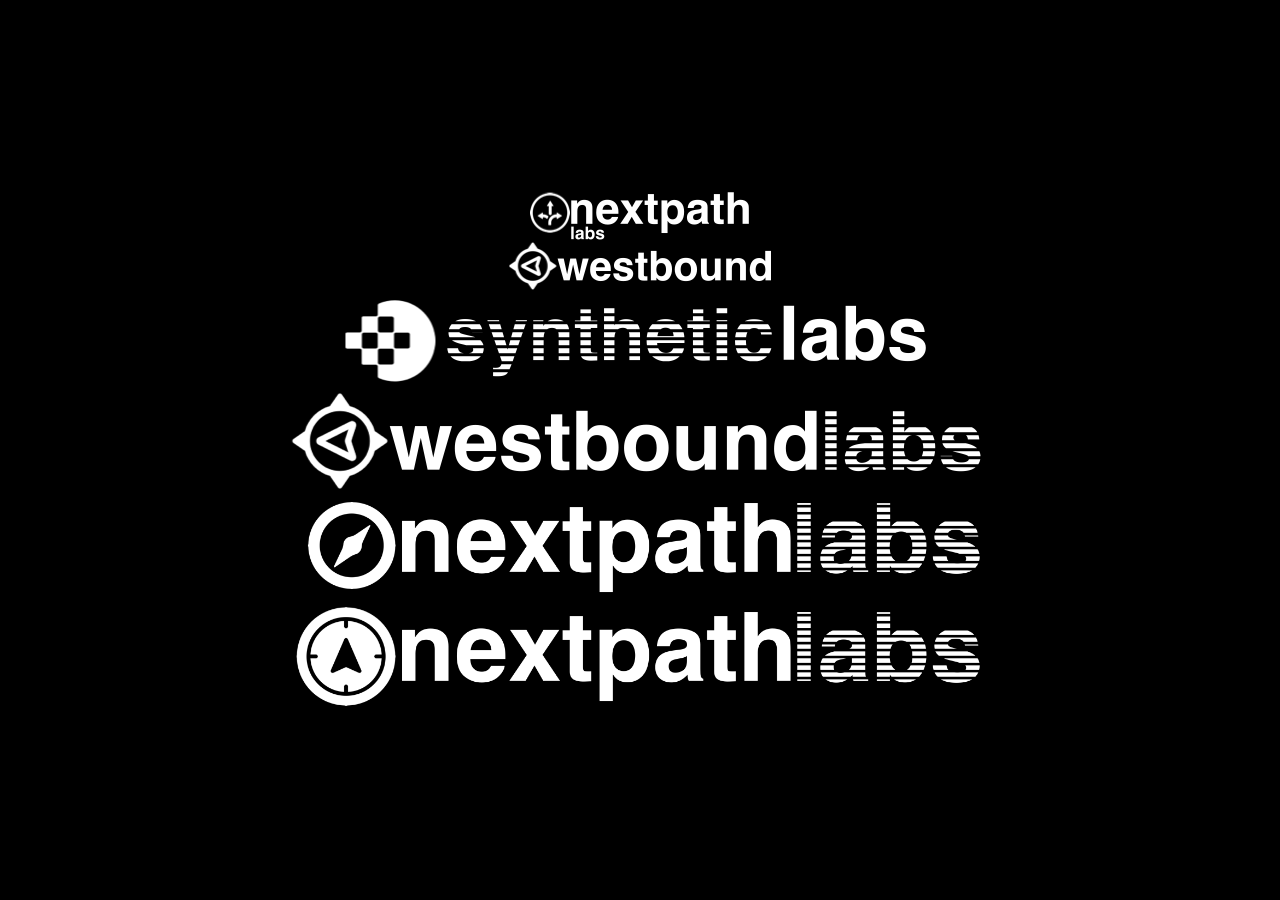
<file: companies.html>
<!DOCTYPE html>
<html>
<head>
    <title>Logo Page</title>
    <style>
        body {
            background-color: black;
            display: flex;
            flex-direction: column;
            justify-content: center;
            align-items: center;
            height: 100vh;
            margin: 0;
            padding: 0;
        }
        
        img {
            max-width: 700px;
            height: auto;
        }
    </style>
</head>
<body>
    <img src="/images/logo_npl_text.png" alt="Logo 1">
    <img src="/images/logo_westbound_text.png" alt="Logo 2">
    <img src="/images/logo_synthetic_labs_text.png" alt="Logo 2">
    <img src="/images/logo_westbound_labs_text.png" alt="Logo 2">
    <img src="/images/logo_npl_text_2.png" alt="Logo 2">
    <img src="/images/logo_npl_text_3.png" alt="Logo 2">

</body>
</html>
</file>
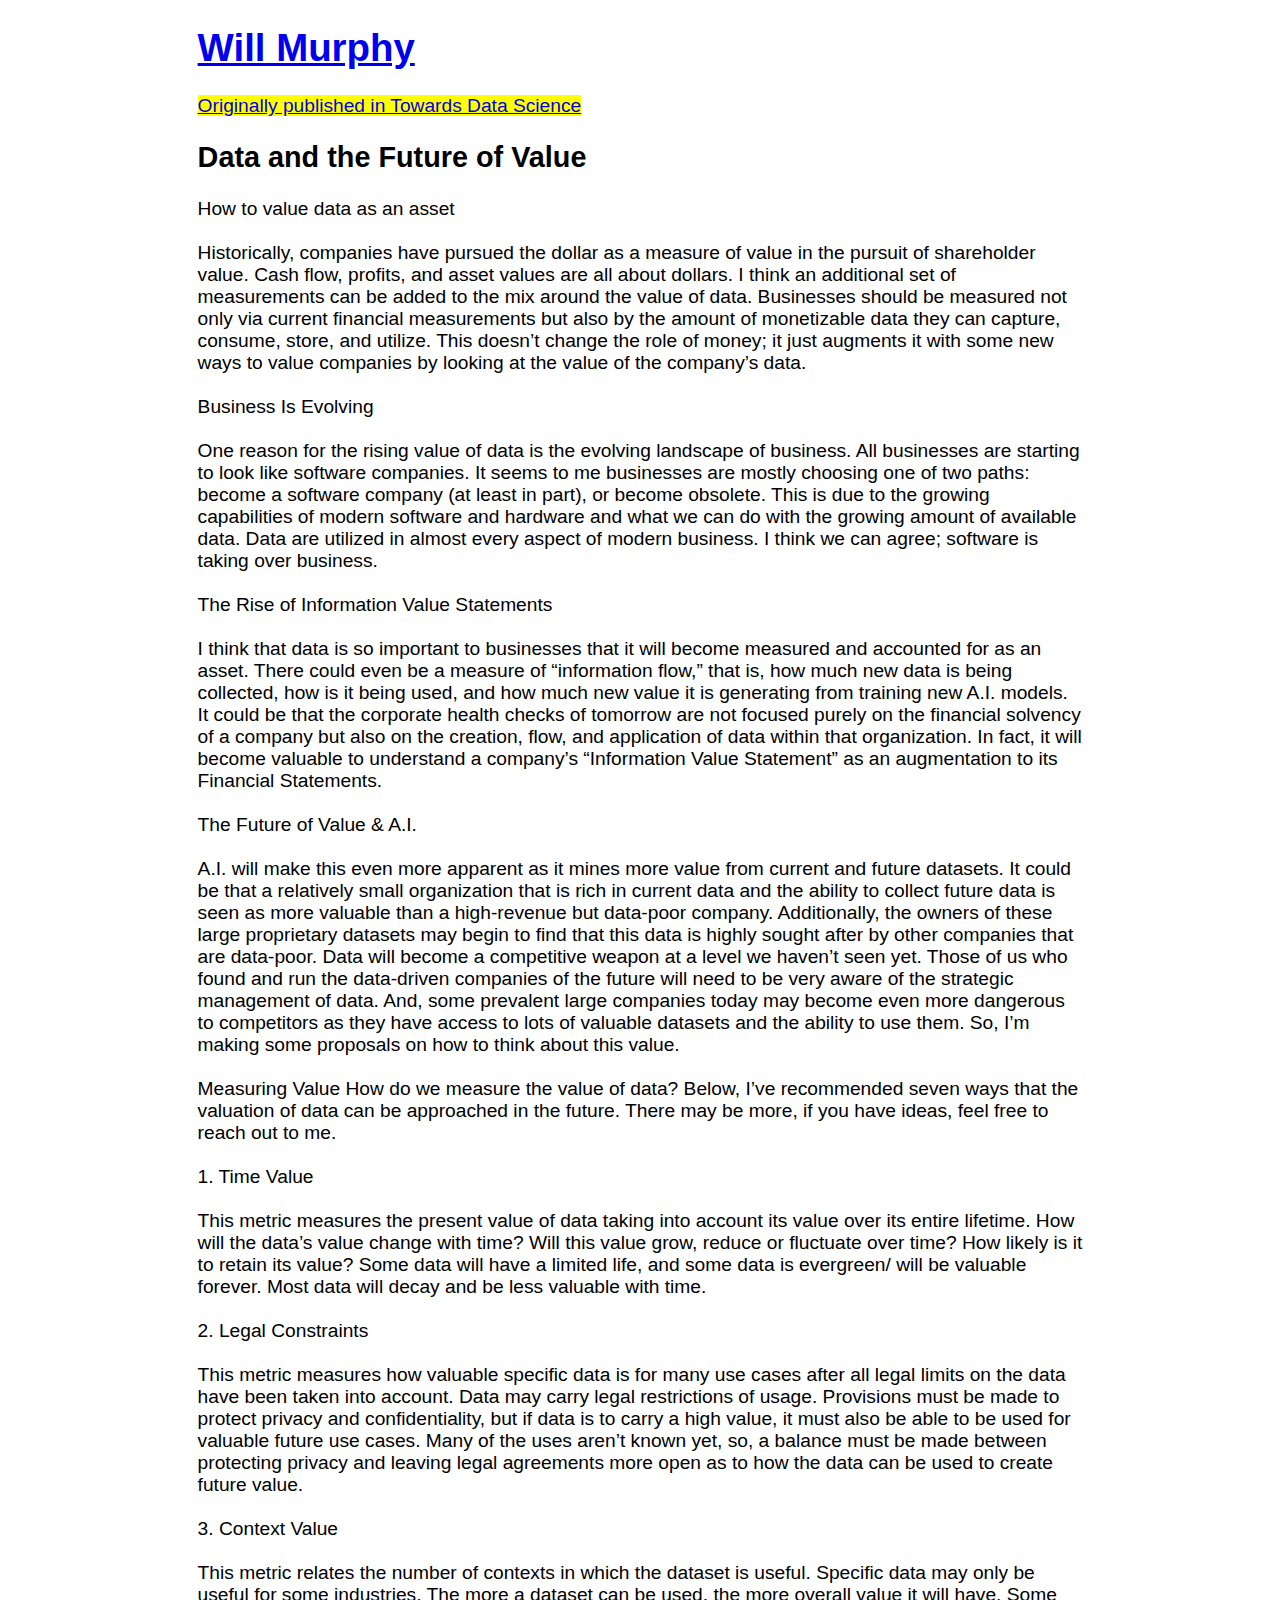
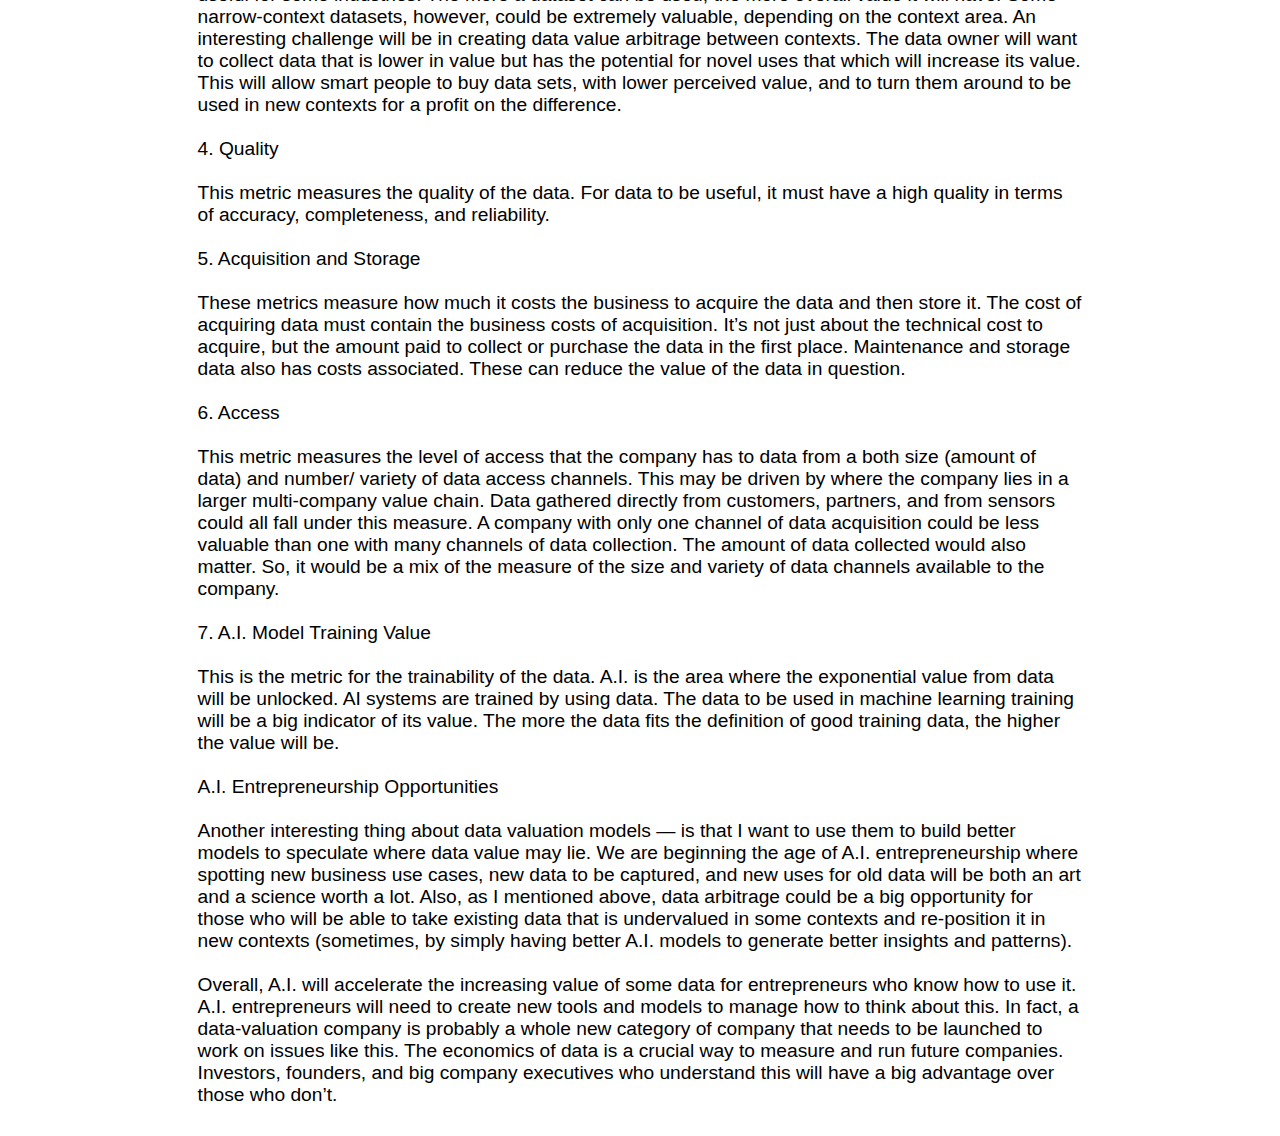
<file: data-future-of-value.html>
<!doctype html>
<html>
<head>
<meta charset="UTF-8">
<title>Will Murphy</title>
<meta charset="utf-8"> 
<link rel="icon" type="image/x-icon" href="images/favicon.ico">
<meta name="viewport" content="width=device-width, initial-scale=1">    
<link rel="stylesheet" href="style.css">   
</head>
<body>
<div style="width: 70%;margin: auto;">    
  <a href="index.html"><h1>Will Murphy</h1></a>
<mark>  
<a href="https://towardsdatascience.com/data-is-the-new-dollar-the-future-of-value-79cf4347b2ce" target="_blank">Originally published in Towards Data Science</a>    
</mark>
<h2>Data and the Future of Value</h2>
How to value data as an asset<br><br>
Historically, companies have pursued the dollar as a measure of value in the pursuit of shareholder value. Cash flow, profits, and asset values are all about dollars. I think an additional set of measurements can be added to the mix around the value of data. Businesses should be measured not only via current financial measurements but also by the amount of monetizable data they can capture, consume, store, and utilize. This doesn’t change the role of money; it just augments it with some new ways to value companies by looking at the value of the company’s data.
<br><br>
Business Is Evolving<br><br>
One reason for the rising value of data is the evolving landscape of business. All businesses are starting to look like software companies. It seems to me businesses are mostly choosing one of two paths: become a software company (at least in part), or become obsolete. This is due to the growing capabilities of modern software and hardware and what we can do with the growing amount of available data. Data are utilized in almost every aspect of modern business. I think we can agree; software is taking over business.
<br><br>
The Rise of Information Value Statements<br><br>
I think that data is so important to businesses that it will become measured and accounted for as an asset. There could even be a measure of “information flow,” that is, how much new data is being collected, how is it being used, and how much new value it is generating from training new A.I. models. It could be that the corporate health checks of tomorrow are not focused purely on the financial solvency of a company but also on the creation, flow, and application of data within that organization. In fact, it will become valuable to understand a company’s “Information Value Statement” as an augmentation to its Financial Statements.
<br><br>
The Future of Value & A.I.<br><br>
A.I. will make this even more apparent as it mines more value from current and future datasets. It could be that a relatively small organization that is rich in current data and the ability to collect future data is seen as more valuable than a high-revenue but data-poor company. Additionally, the owners of these large proprietary datasets may begin to find that this data is highly sought after by other companies that are data-poor. Data will become a competitive weapon at a level we haven’t seen yet. Those of us who found and run the data-driven companies of the future will need to be very aware of the strategic management of data. And, some prevalent large companies today may become even more dangerous to competitors as they have access to lots of valuable datasets and the ability to use them. So, I’m making some proposals on how to think about this value.
<br><br>
Measuring Value
How do we measure the value of data? Below, I’ve recommended seven ways that the valuation of data can be approached in the future. There may be more, if you have ideas, feel free to reach out to me.
<br><br>
1. Time Value<br><br>
This metric measures the present value of data taking into account its value over its entire lifetime. How will the data’s value change with time? Will this value grow, reduce or fluctuate over time? How likely is it to retain its value? Some data will have a limited life, and some data is evergreen/ will be valuable forever. Most data will decay and be less valuable with time.
<br><br>
2. Legal Constraints<br><br>
This metric measures how valuable specific data is for many use cases after all legal limits on the data have been taken into account. Data may carry legal restrictions of usage. Provisions must be made to protect privacy and confidentiality, but if data is to carry a high value, it must also be able to be used for valuable future use cases. Many of the uses aren’t known yet, so, a balance must be made between protecting privacy and leaving legal agreements more open as to how the data can be used to create future value.
<br><br>
3. Context Value<br><br>
This metric relates the number of contexts in which the dataset is useful. Specific data may only be useful for some industries. The more a dataset can be used, the more overall value it will have. Some narrow-context datasets, however, could be extremely valuable, depending on the context area. An interesting challenge will be in creating data value arbitrage between contexts. The data owner will want to collect data that is lower in value but has the potential for novel uses that which will increase its value. This will allow smart people to buy data sets, with lower perceived value, and to turn them around to be used in new contexts for a profit on the difference.
<br><br>
4. Quality<br><br>
This metric measures the quality of the data. For data to be useful, it must have a high quality in terms of accuracy, completeness, and reliability.
<br><br>
5. Acquisition and Storage<br><br>
These metrics measure how much it costs the business to acquire the data and then store it. The cost of acquiring data must contain the business costs of acquisition. It’s not just about the technical cost to acquire, but the amount paid to collect or purchase the data in the first place. Maintenance and storage data also has costs associated. These can reduce the value of the data in question.
<br><br>
6. Access<br><br>
This metric measures the level of access that the company has to data from a both size (amount of data) and number/ variety of data access channels. This may be driven by where the company lies in a larger multi-company value chain. Data gathered directly from customers, partners, and from sensors could all fall under this measure. A company with only one channel of data acquisition could be less valuable than one with many channels of data collection. The amount of data collected would also matter. So, it would be a mix of the measure of the size and variety of data channels available to the company.
<br><br>
7. A.I. Model Training Value<br><br>
This is the metric for the trainability of the data. A.I. is the area where the exponential value from data will be unlocked. AI systems are trained by using data. The data to be used in machine learning training will be a big indicator of its value. The more the data fits the definition of good training data, the higher the value will be.
<br><br>
A.I. Entrepreneurship Opportunities<br><br>
Another interesting thing about data valuation models — is that I want to use them to build better models to speculate where data value may lie. We are beginning the age of A.I. entrepreneurship where spotting new business use cases, new data to be captured, and new uses for old data will be both an art and a science worth a lot. Also, as I mentioned above, data arbitrage could be a big opportunity for those who will be able to take existing data that is undervalued in some contexts and re-position it in new contexts (sometimes, by simply having better A.I. models to generate better insights and patterns).
<br><br>
Overall, A.I. will accelerate the increasing value of some data for entrepreneurs who know how to use it. A.I. entrepreneurs will need to create new tools and models to manage how to think about this. In fact, a data-valuation company is probably a whole new category of company that needs to be launched to work on issues like this. The economics of data is a crucial way to measure and run future companies. Investors, founders, and big company executives who understand this will have a big advantage over those who don’t.
 <br><br>

 </div>    
</body>
</html>
</file>
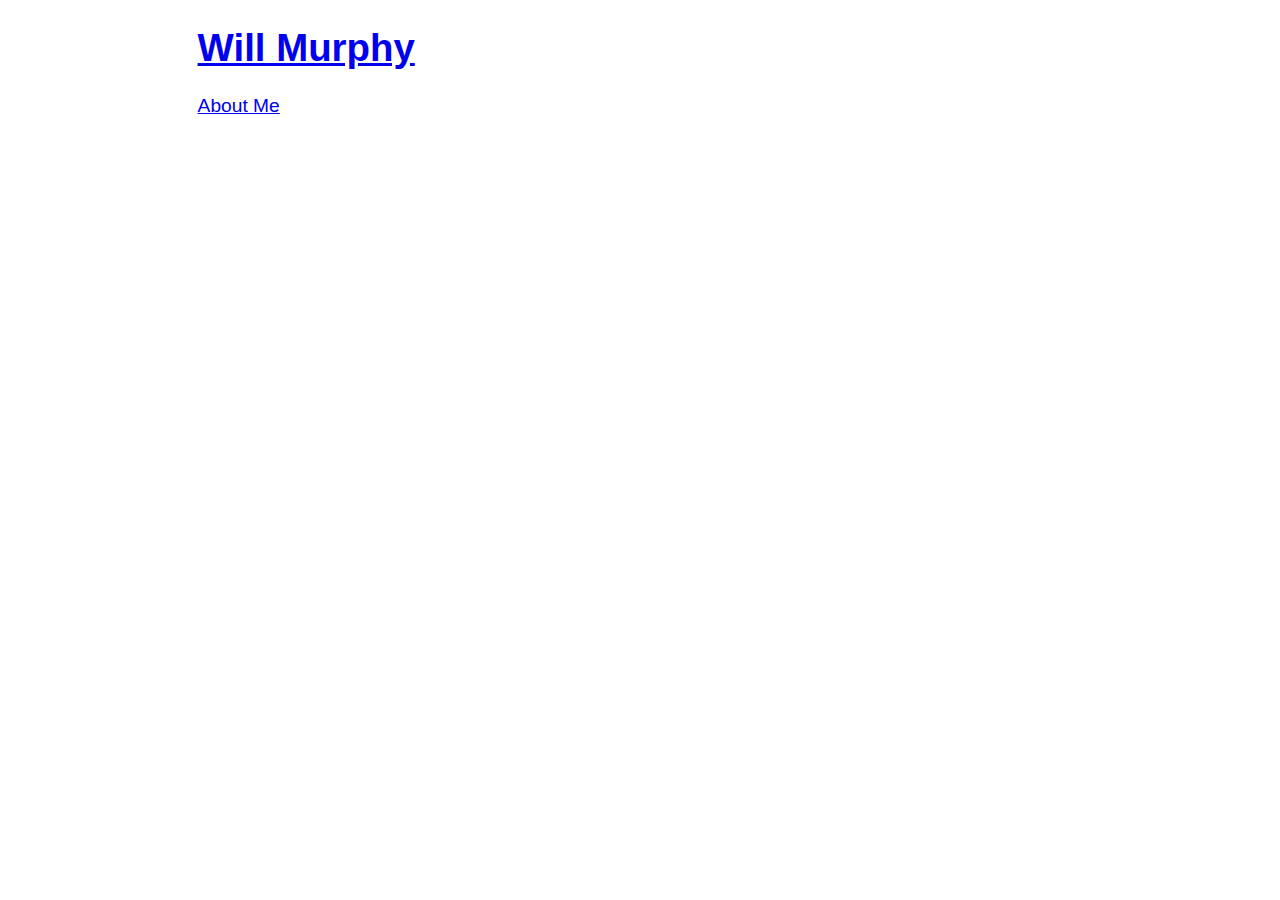
<file: ondeck.html>
<!doctype html>
<html>
<head>
<meta charset="UTF-8">
<title>Will Murphy</title>
<meta charset="utf-8"> 
<link rel="icon" type="image/x-icon" href="images/favicon.ico">
<meta name="viewport" content="width=device-width, initial-scale=1">    
<link rel="stylesheet" href="style.css">   
</head>
<body>
<div style="width: 70%;margin: auto;">  
 <h1><a href="/index.html">Will Murphy</a>  
</h1>
 
<a href="/index.html">About Me
  </a>  
<!-- Calendly inline widget begin -->
<div class="calendly-inline-widget" data-url="https://calendly.com/willmurphy/ondeck-office-hours?hide_gdpr_banner=1" style="min-width:320px;height:700px;"></div>
<script type="text/javascript" src="https://assets.calendly.com/assets/external/widget.js" async></script>
<!-- Calendly inline widget end -->

    
</div>    
    
</body>
</html>
</file>
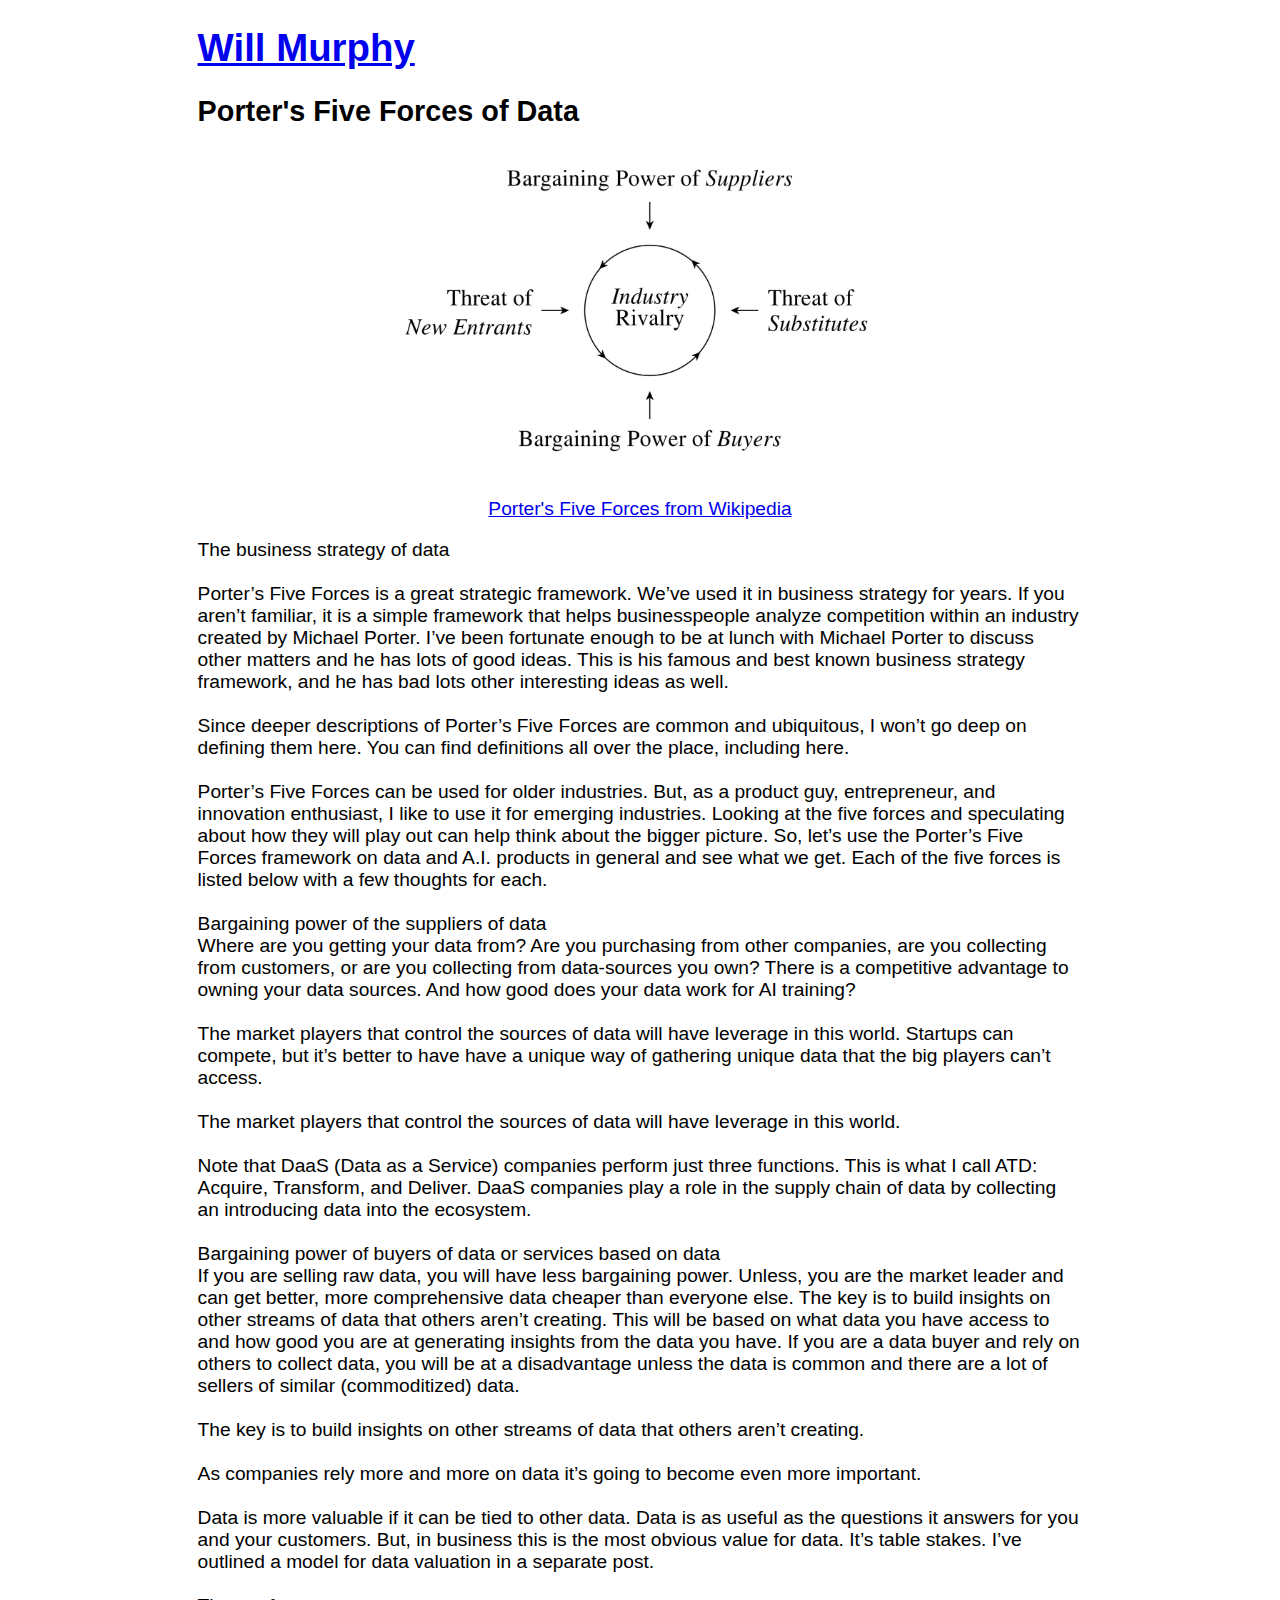
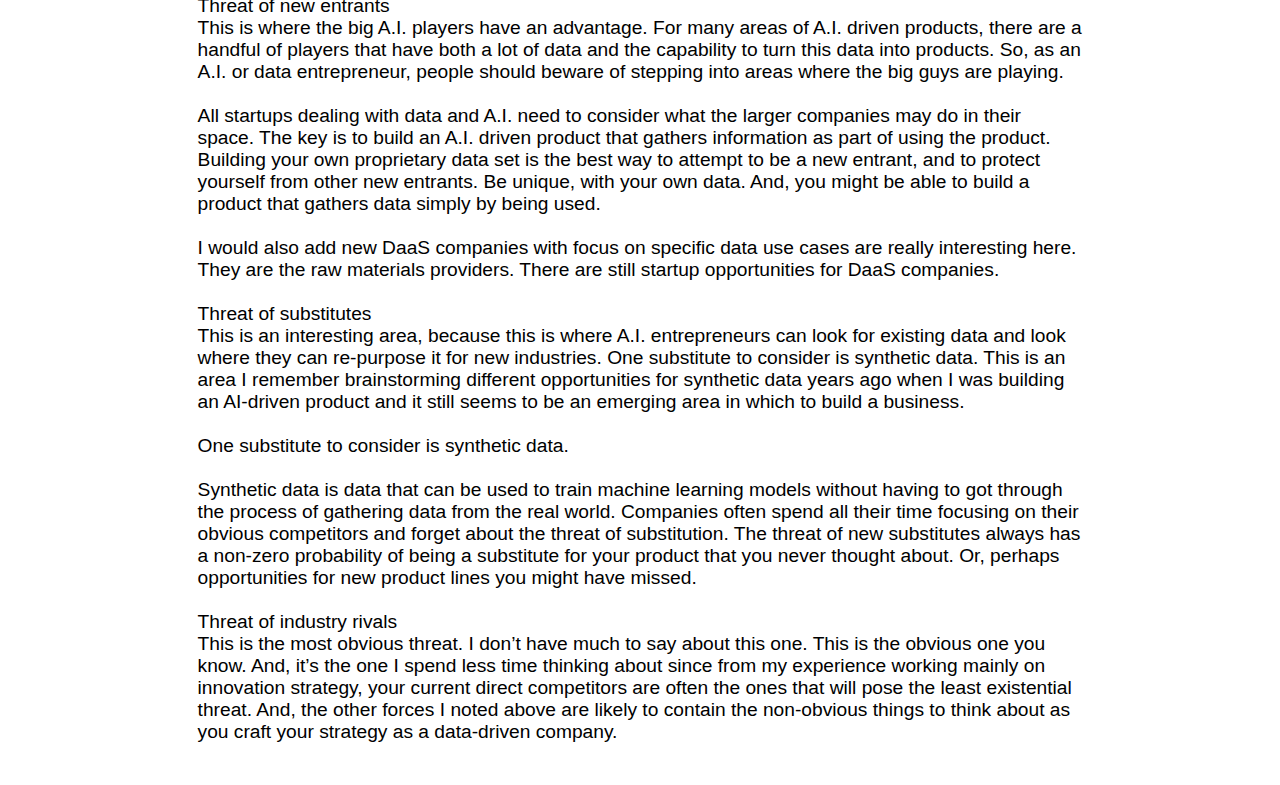
<file: porters-five-forces-of-data.html>
<!doctype html>
<html>
<head>
<meta charset="UTF-8">
<title>Will Murphy</title>
<meta charset="utf-8"> 
<link rel="icon" type="image/x-icon" href="images/favicon.ico">
<meta name="viewport" content="width=device-width, initial-scale=1">    
<link rel="stylesheet" href="style.css">   
</head>
<body>
<div style="width: 70%;margin: auto;">    
  <a href="index.html"><h1>Will Murphy</h1></a>
<h2>Porter's Five Forces of Data</h2>
  <center>
  <img src="images/porters-five-forces.jpg" alt="Porters five forces of data" width="500">
    <br><br><a href="https://en.wikipedia.org/wiki/Porter%27s_five_forces_analysis">Porter's Five Forces from Wikipedia</a>
  </center>
<p>  
The business strategy of data<br><br>
Porter’s Five Forces is a great strategic framework. We’ve used it in business strategy for years. If you aren’t familiar, it is a simple framework that helps businesspeople analyze competition within an industry created by Michael Porter. I’ve been fortunate enough to be at lunch with Michael Porter to discuss other matters and he has lots of good ideas. This is his famous and best known business strategy framework, and he has bad lots other interesting ideas as well.
<br><br>
Since deeper descriptions of Porter’s Five Forces are common and ubiquitous, I won’t go deep on defining them here. You can find definitions all over the place, including here.
<br><br>
Porter’s Five Forces can be used for older industries. But, as a product guy, entrepreneur, and innovation enthusiast, I like to use it for emerging industries. Looking at the five forces and speculating about how they will play out can help think about the bigger picture. So, let’s use the Porter’s Five Forces framework on data and A.I. products in general and see what we get. Each of the five forces is listed below with a few thoughts for each.
<br><br>
Bargaining power of the suppliers of data<br>
Where are you getting your data from? Are you purchasing from other companies, are you collecting from customers, or are you collecting from data-sources you own? There is a competitive advantage to owning your data sources. And how good does your data work for AI training?
<br><br>
The market players that control the sources of data will have leverage in this world. Startups can compete, but it’s better to have have a unique way of gathering unique data that the big players can’t access.
<br><br>
The market players that control the sources of data will have leverage in this world.
<br><br>
Note that DaaS (Data as a Service) companies perform just three functions. This is what I call ATD: Acquire, Transform, and Deliver. DaaS companies play a role in the supply chain of data by collecting an introducing data into the ecosystem.
<br><br>
Bargaining power of buyers of data or services based on data<br>
If you are selling raw data, you will have less bargaining power. Unless, you are the market leader and can get better, more comprehensive data cheaper than everyone else. The key is to build insights on other streams of data that others aren’t creating. This will be based on what data you have access to and how good you are at generating insights from the data you have. If you are a data buyer and rely on others to collect data, you will be at a disadvantage unless the data is common and there are a lot of sellers of similar (commoditized) data.
<br><br>
The key is to build insights on other streams of data that others aren’t creating.
<br><br>
As companies rely more and more on data it’s going to become even more important.
<br><br>
Data is more valuable if it can be tied to other data. Data is as useful as the questions it answers for you and your customers. But, in business this is the most obvious value for data. It’s table stakes. I’ve outlined a model for data valuation in a separate post.
<br><br>
Threat of new entrants<br>
This is where the big A.I. players have an advantage. For many areas of A.I. driven products, there are a handful of players that have both a lot of data and the capability to turn this data into products. So, as an A.I. or data entrepreneur, people should beware of stepping into areas where the big guys are playing.
<br><br>
All startups dealing with data and A.I. need to consider what the larger companies may do in their space. The key is to build an A.I. driven product that gathers information as part of using the product. Building your own proprietary data set is the best way to attempt to be a new entrant, and to protect yourself from other new entrants. Be unique, with your own data. And, you might be able to build a product that gathers data simply by being used.
<br><br>
I would also add new DaaS companies with focus on specific data use cases are really interesting here. They are the raw materials providers. There are still startup opportunities for DaaS companies.
<br><br>
Threat of substitutes<br>
This is an interesting area, because this is where A.I. entrepreneurs can look for existing data and look where they can re-purpose it for new industries. One substitute to consider is synthetic data. This is an area I remember brainstorming different opportunities for synthetic data years ago when I was building an AI-driven product and it still seems to be an emerging area in which to build a business.
<br><br>
One substitute to consider is synthetic data.
<br><br>
Synthetic data is data that can be used to train machine learning models without having to got through the process of gathering data from the real world. Companies often spend all their time focusing on their obvious competitors and forget about the threat of substitution. The threat of new substitutes always has a non-zero probability of being a substitute for your product that you never thought about. Or, perhaps opportunities for new product lines you might have missed.
<br><br>
Threat of industry rivals<br>
This is the most obvious threat. I don’t have much to say about this one. This is the obvious one you know. And, it’s the one I spend less time thinking about since from my experience working mainly on innovation strategy, your current direct competitors are often the ones that will pose the least existential threat. And, the other forces I noted above are likely to contain the non-obvious things to think about as you craft your strategy as a data-driven company.
<br><br>

</p>

 </div>    
</body>
</html>
</file>
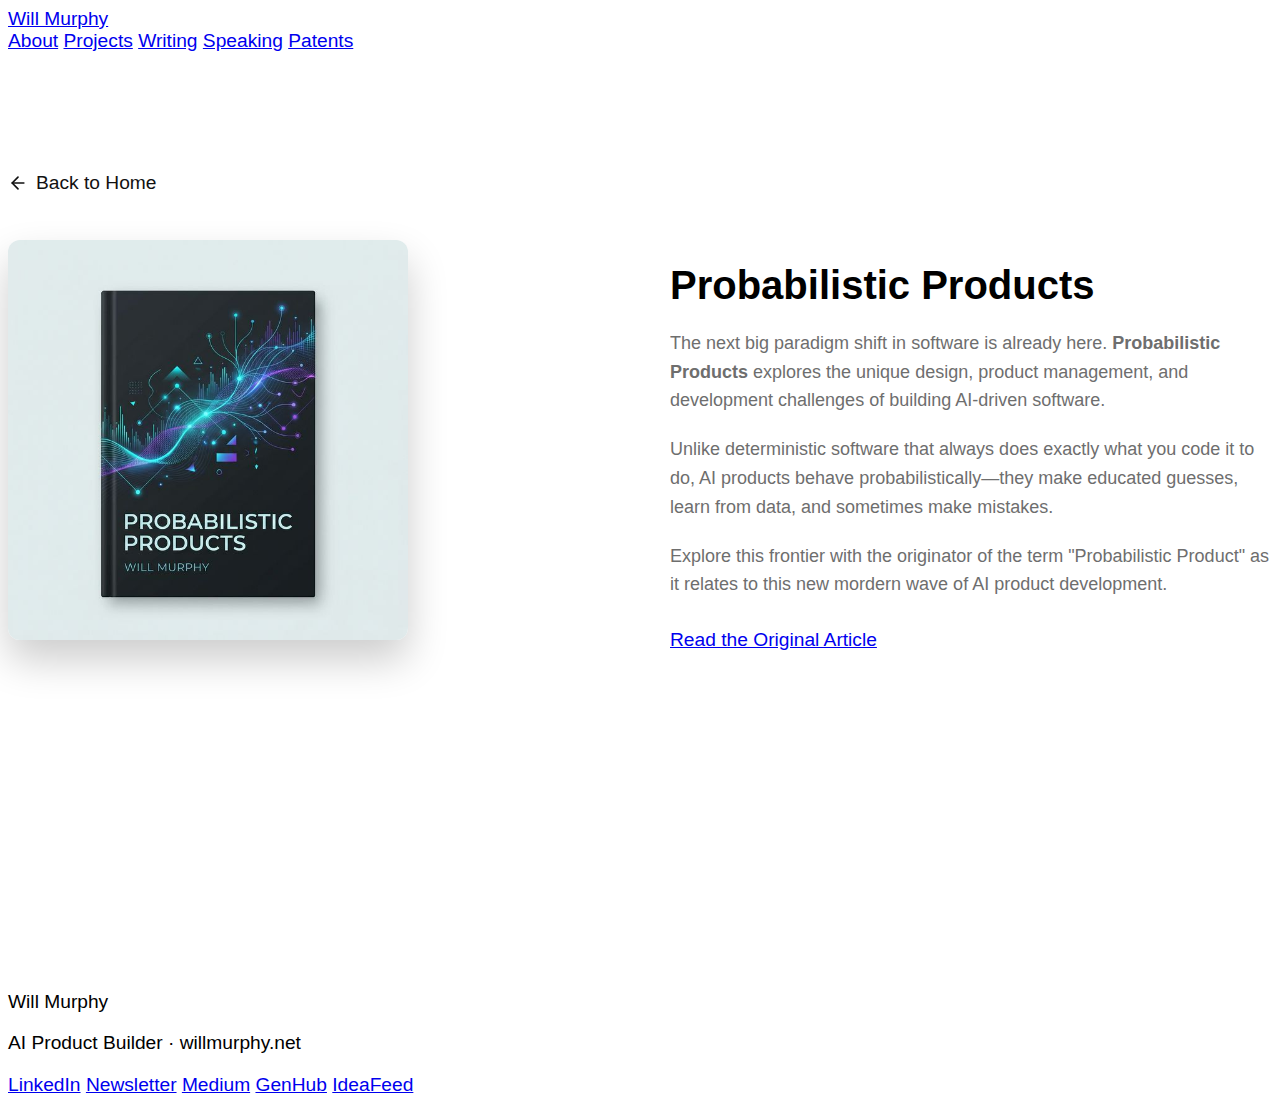
<file: probabilistic-products.html>
<!DOCTYPE html>
<html lang="en">

<head>
    <meta charset="UTF-8">
    <meta name="viewport" content="width=device-width, initial-scale=1.0">
    <meta name="title" content="Probabilistic Products by Will Murphy">
    <meta name="description"
        content="Probabilistic Products: Product Management, Design, and Development's Next Big Thing by Will Murphy.">
    <title>Probabilistic Products — Will Murphy</title>
    <link rel="icon" type="image/x-icon" href="images/favicon.ico">
    <link rel="preconnect" href="https://fonts.googleapis.com">
    <link rel="preconnect" href="https://fonts.gstatic.com" crossorigin>
    <link href="https://fonts.googleapis.com/css2?family=Inter:wght@400;500;600;700;800&display=swap" rel="stylesheet">
    <link rel="stylesheet" href="style.css">
    <style>
        .book-hero {
            padding: 120px 0 80px;
            min-height: 80vh;
        }

        .book-grid {
            display: grid;
            grid-template-columns: 1fr 1fr;
            gap: 60px;
            align-items: center;
        }

        .book-cover {
            width: 100%;
            max-width: 400px;
            border-radius: 12px;
            box-shadow: 0 20px 40px rgba(0, 0, 0, 0.2);
        }

        .book-content h1 {
            font-size: 2.5rem;
            font-weight: 800;
            margin-bottom: 20px;
            line-height: 1.2;
        }

        .book-content p {
            font-size: 1.125rem;
            line-height: 1.6;
            color: var(--text-color, #4a4a4a);
            margin-bottom: 20px;
            opacity: 0.8;
        }

        .back-link {
            display: inline-flex;
            align-items: center;
            gap: 8px;
            color: var(--text-color, #111);
            text-decoration: none;
            font-weight: 500;
            margin-bottom: 40px;
            transition: opacity 0.2s;
        }

        .back-link:hover {
            opacity: 0.7;
        }

        @media (max-width: 768px) {
            .book-grid {
                grid-template-columns: 1fr;
                gap: 40px;
            }

            .book-hero {
                padding: 100px 0 60px;
            }

            .book-cover {
                max-width: 100%;
            }
        }
    </style>
</head>

<body>

    <!-- ==============================
     NAVIGATION
     ============================== -->
    <nav class="nav">
        <div class="nav-inner">
            <a href="index.html" class="nav-brand">Will Murphy</a>
            <div class="nav-links">
                <a href="index.html#about">About</a>
                <a href="index.html#projects">Projects</a>
                <a href="index.html#writing">Writing</a>
                <a href="index.html#speaking">Speaking</a>
                <a href="index.html#patents">Patents</a>
            </div>
        </div>
    </nav>

    <!-- ==============================
     BOOK SECTION
     ============================== -->
    <section class="book-hero">
        <div class="container">
            <a href="index.html" class="back-link">
                <svg width="20" height="20" viewBox="0 0 24 24" fill="none" stroke="currentColor" stroke-width="2"
                    stroke-linecap="round" stroke-linejoin="round">
                    <line x1="19" y1="12" x2="5" y2="12"></line>
                    <polyline points="12 19 5 12 12 5"></polyline>
                </svg>
                Back to Home
            </a>
            <div class="book-grid">
                <div class="book-image">
                    <img src="images/probabilistic-products-cover.png" alt="Probabilistic Products Book Cover"
                        class="book-cover" />
                </div>
                <div class="book-content">
                    <h1>Probabilistic Products</h1>
                    <p>
                        The next big paradigm shift in software is already here. <strong>Probabilistic Products</strong>
                        explores the unique design, product management, and development challenges of building AI-driven
                        software.
                    </p>
                    <p>
                        Unlike deterministic software that always does exactly what you code it to do, AI products
                        behave probabilistically—they make educated guesses, learn from data, and sometimes make
                        mistakes.
                    </p>
                    <p>
                        Explore this frontier with the originator of the term "Probabilistic Product" as it relates to
                        this new mordern wave of AI product development.
                    </p>
                    <div style="margin-top: 30px;">
                        <a href="https://futurelab.substack.com/p/probabilistic-products" target="_blank"
                            class="btn btn-primary">
                            Read the Original Article
                        </a>
                    </div>
                </div>
            </div>
        </div>
    </section>

    <!-- ==============================
     FOOTER
     ============================== -->
    <footer class="footer">
        <div class="container">
            <div class="footer-inner">
                <div>
                    <p class="footer-name">Will Murphy</p>
                    <p class="footer-copy">AI Product Builder · willmurphy.net</p>
                </div>
                <div class="footer-links">
                    <a href="https://linkedin.com/in/willmurphy" target="_blank">LinkedIn</a>
                    <a href="https://futurelab.substack.com/" target="_blank">Newsletter</a>
                    <a href="https://willmurphy.medium.com/" target="_blank">Medium</a>
                    <a href="https://genhub.ai/will" target="_blank">GenHub</a>
                    <a href="https://ideafeed.com/will" target="_blank">IdeaFeed</a>
                </div>
            </div>
        </div>
    </footer>

</body>

</html>
</file>
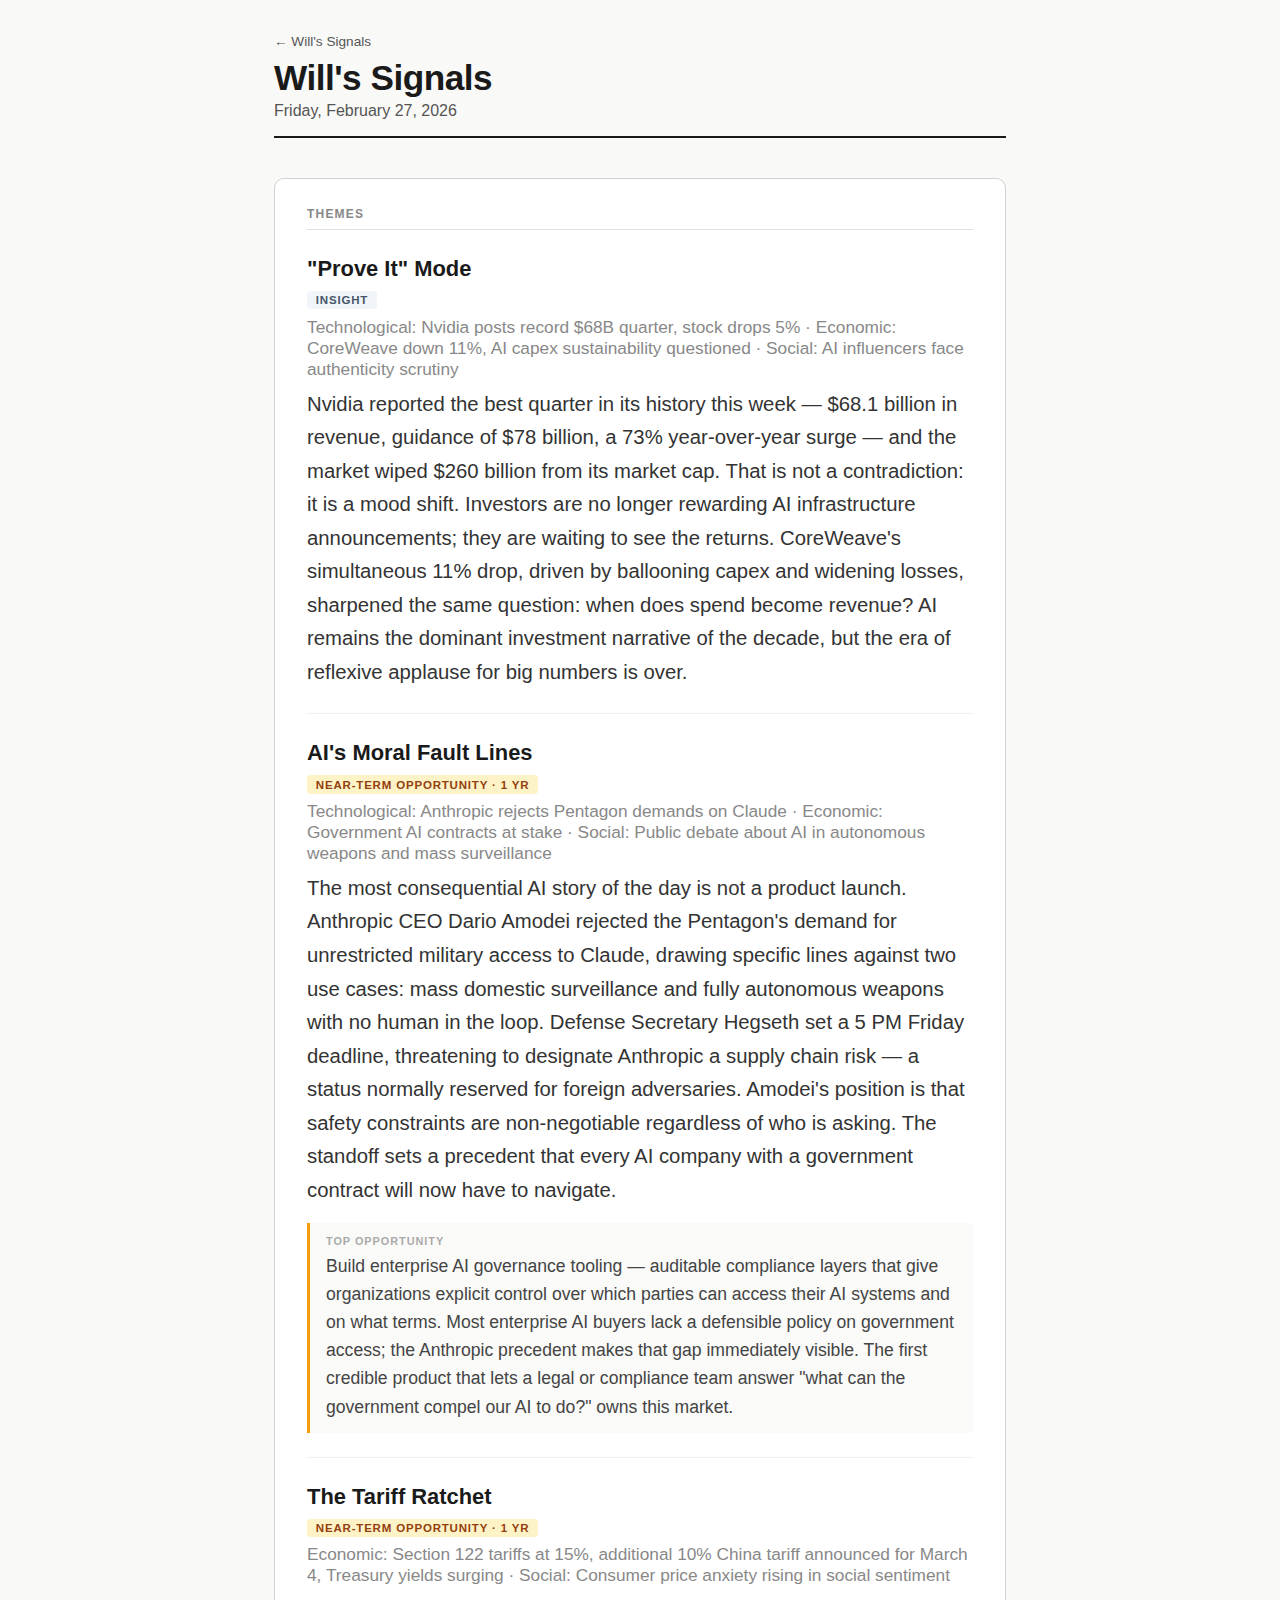
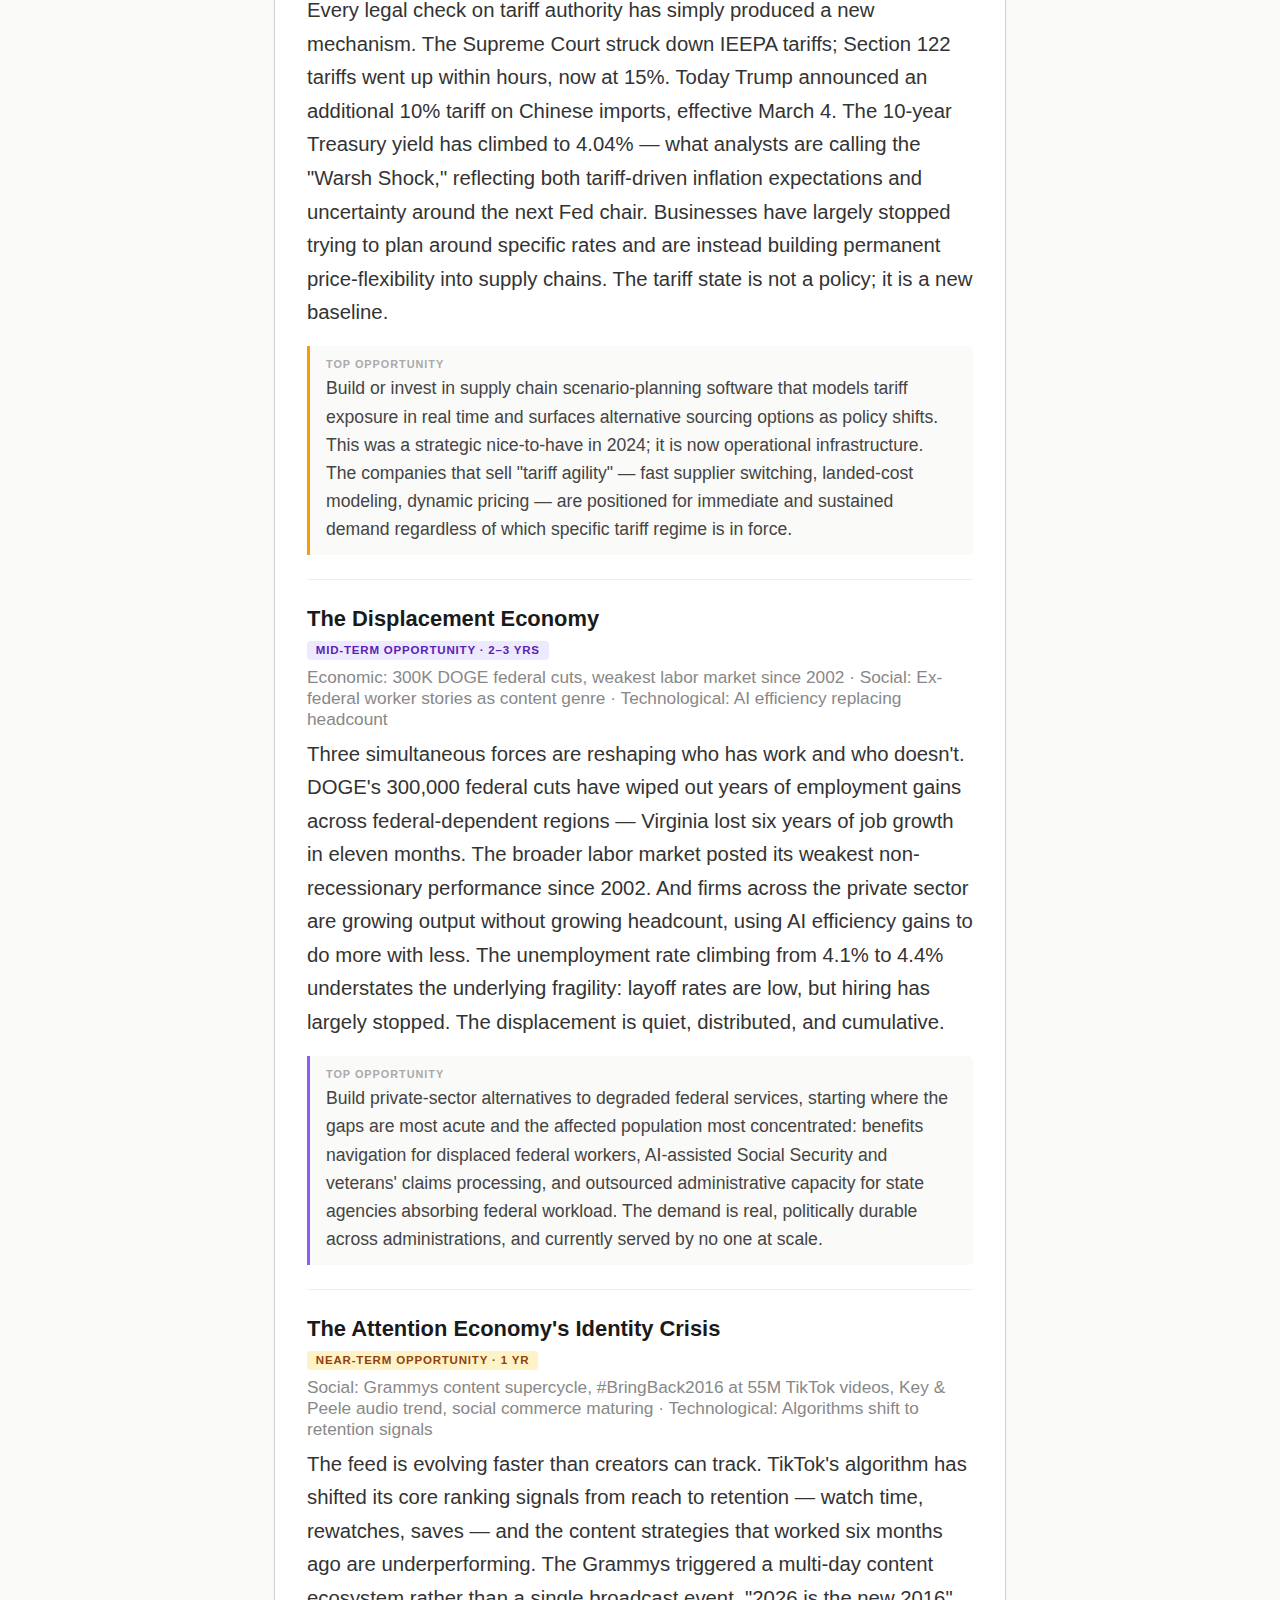
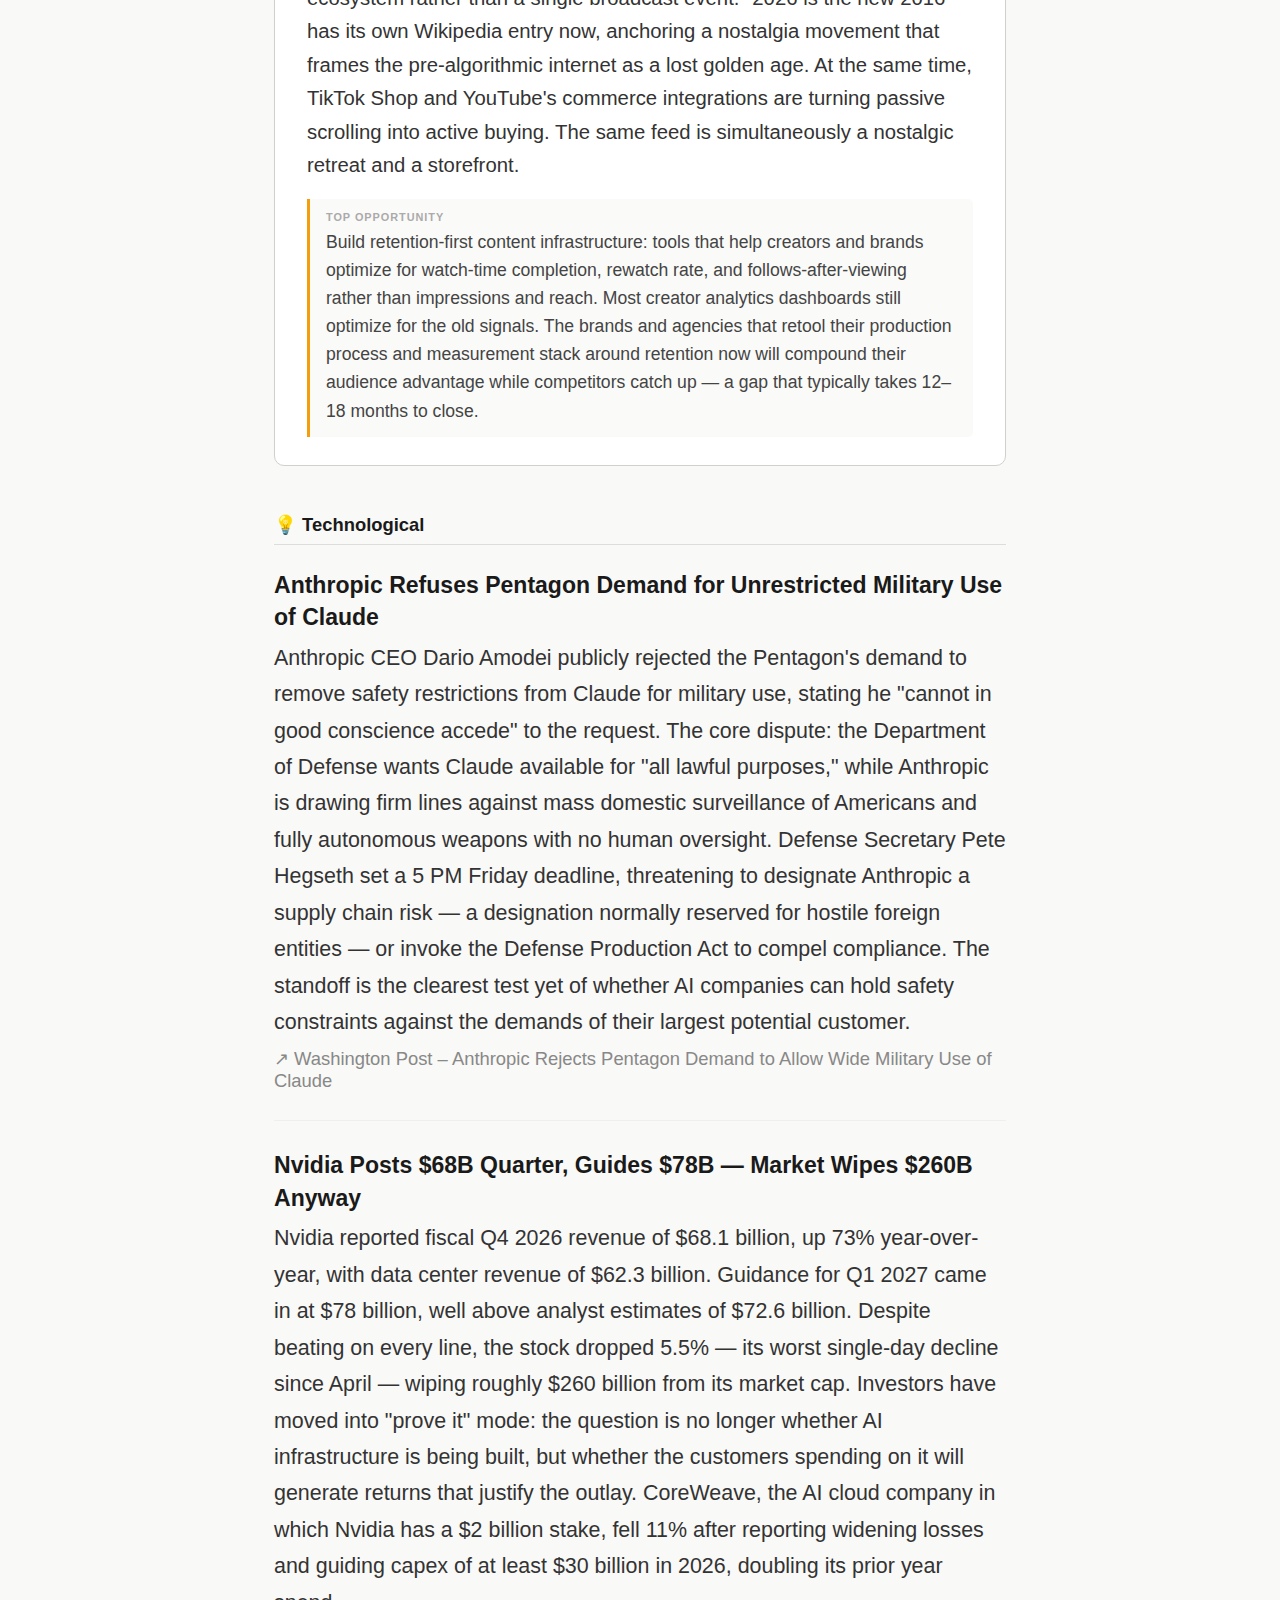
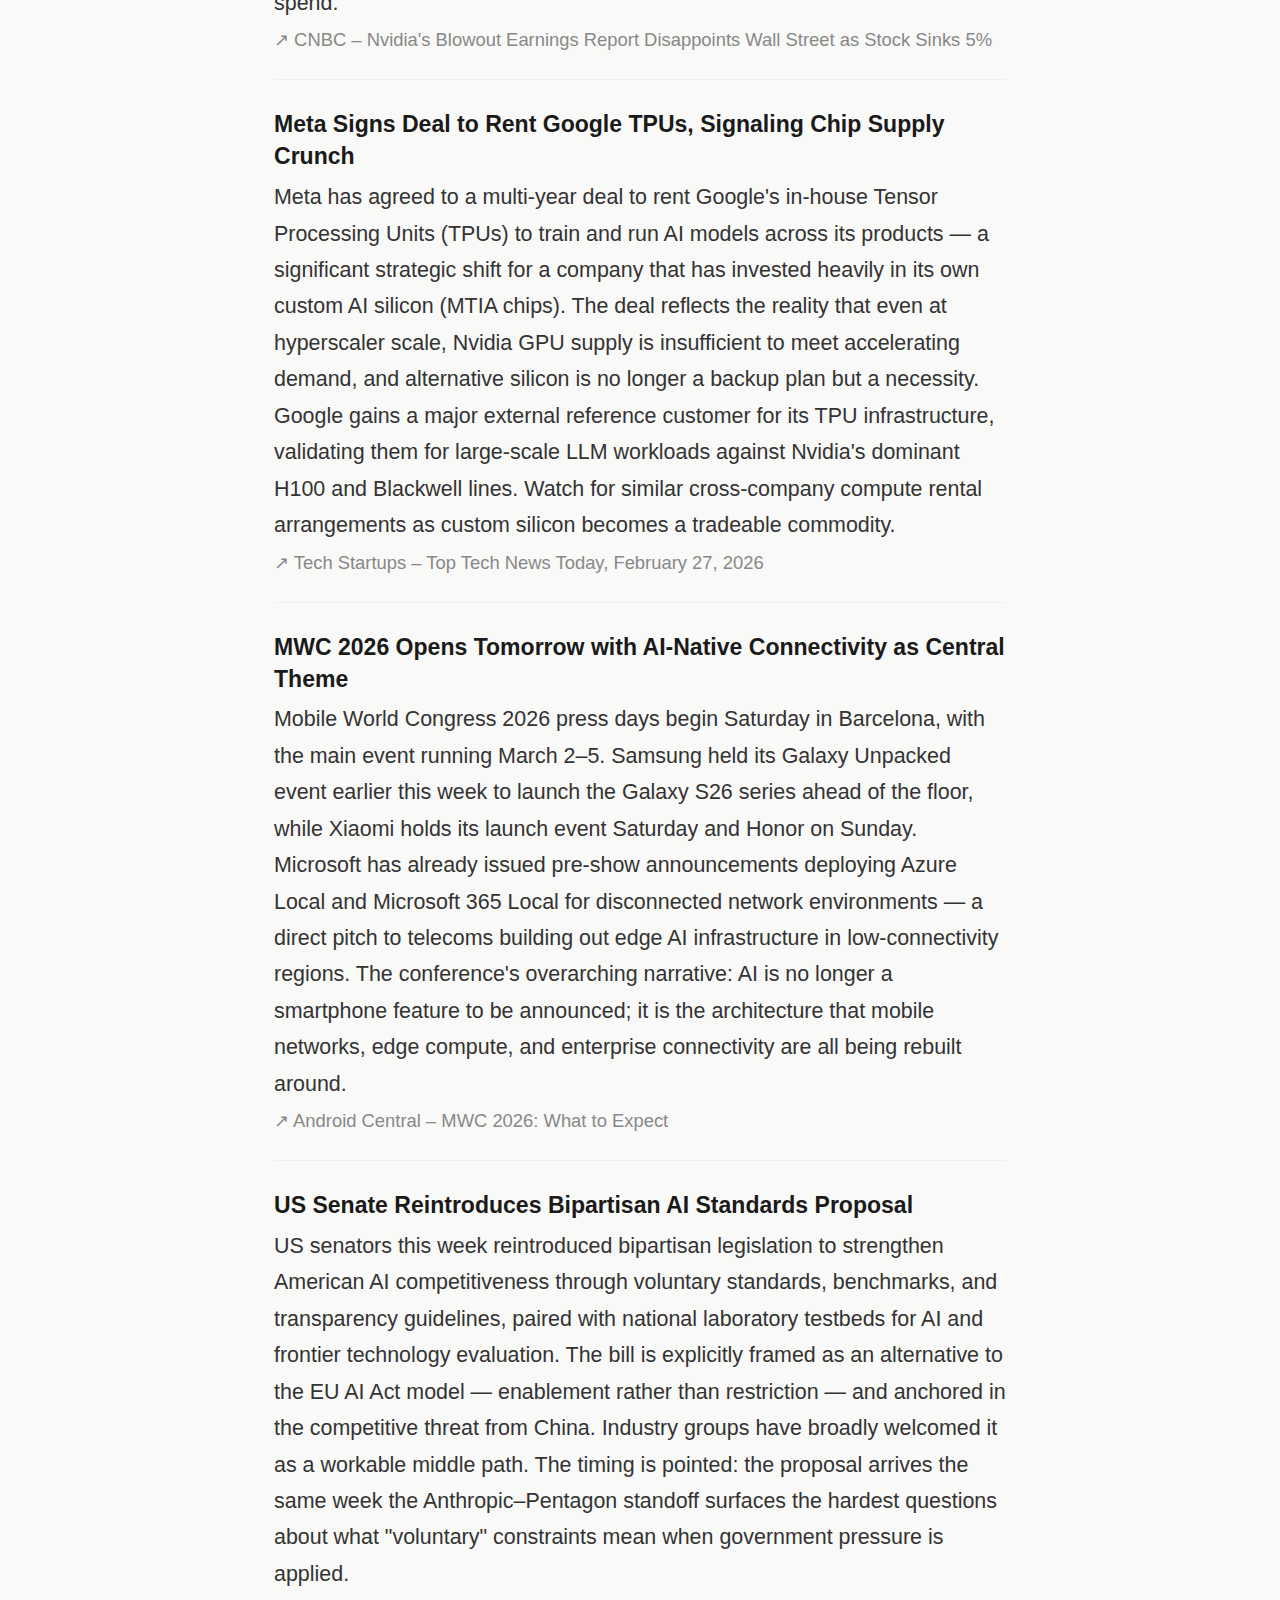
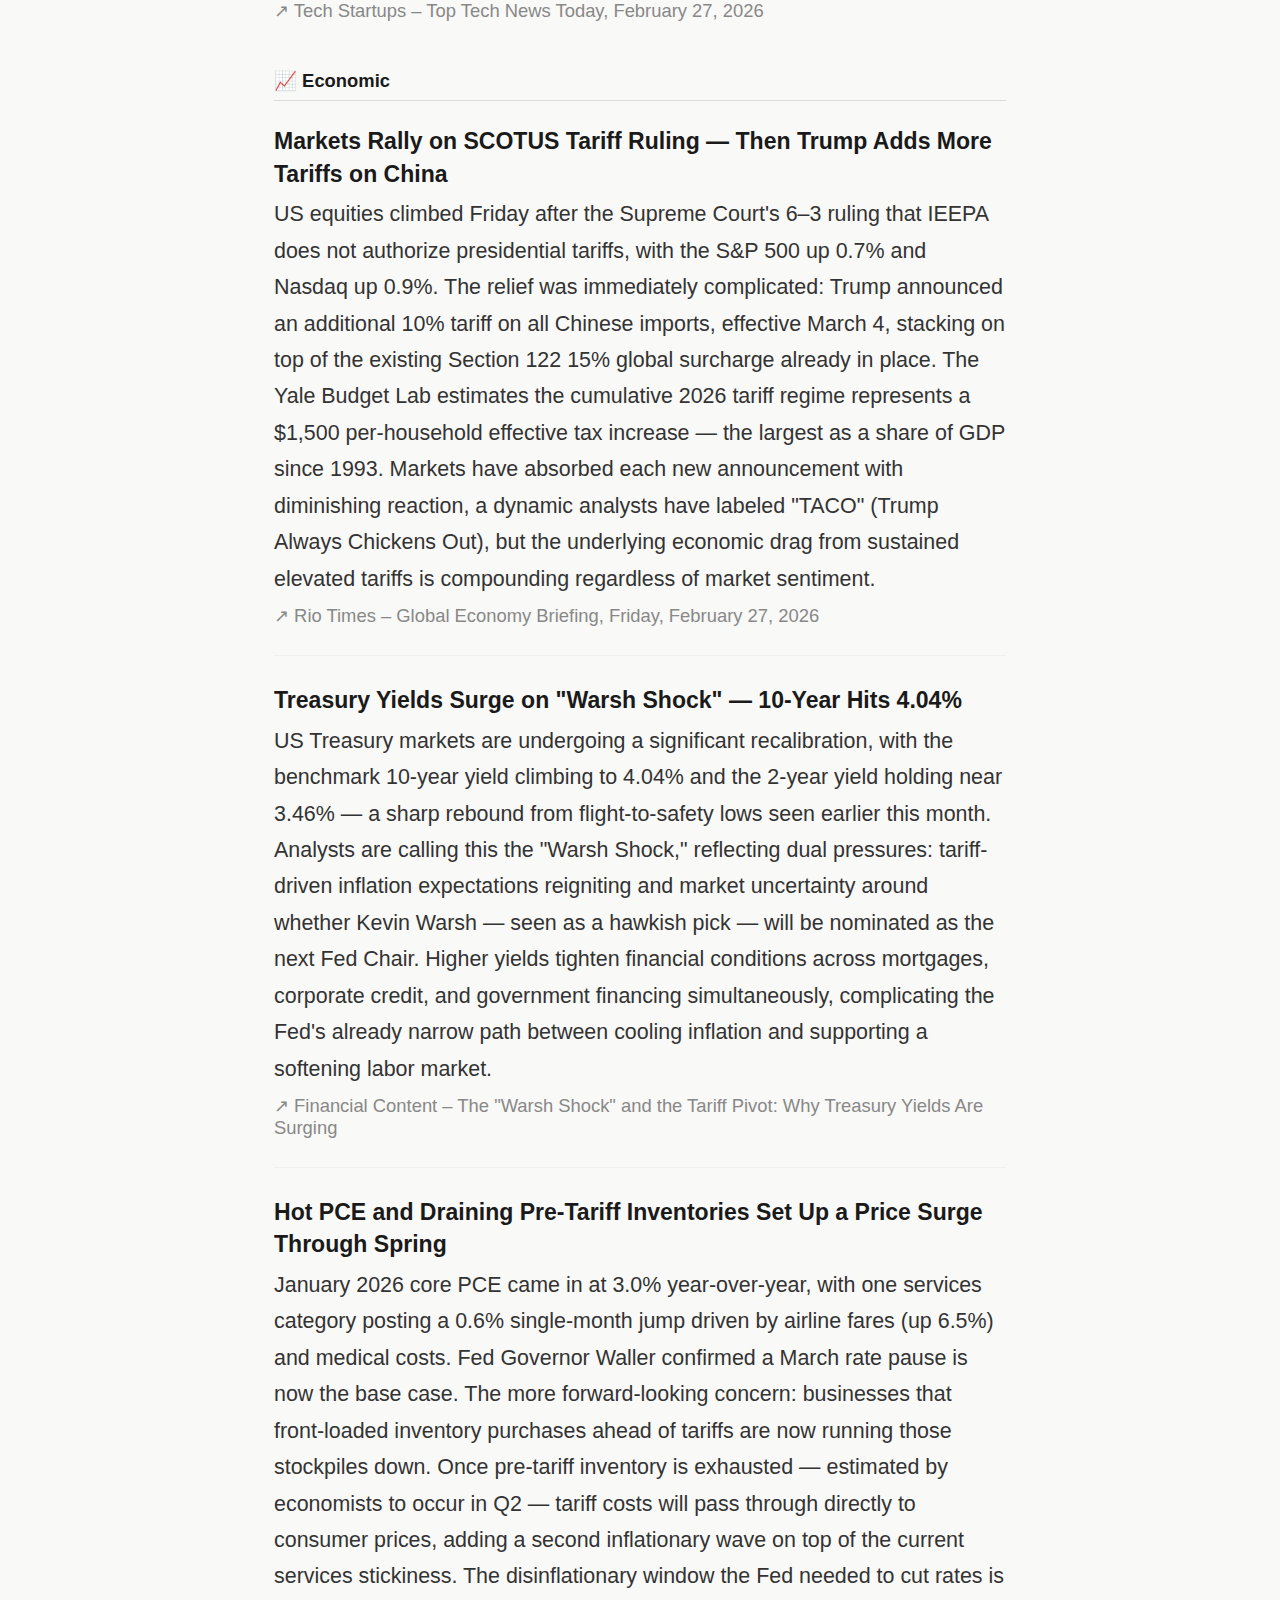
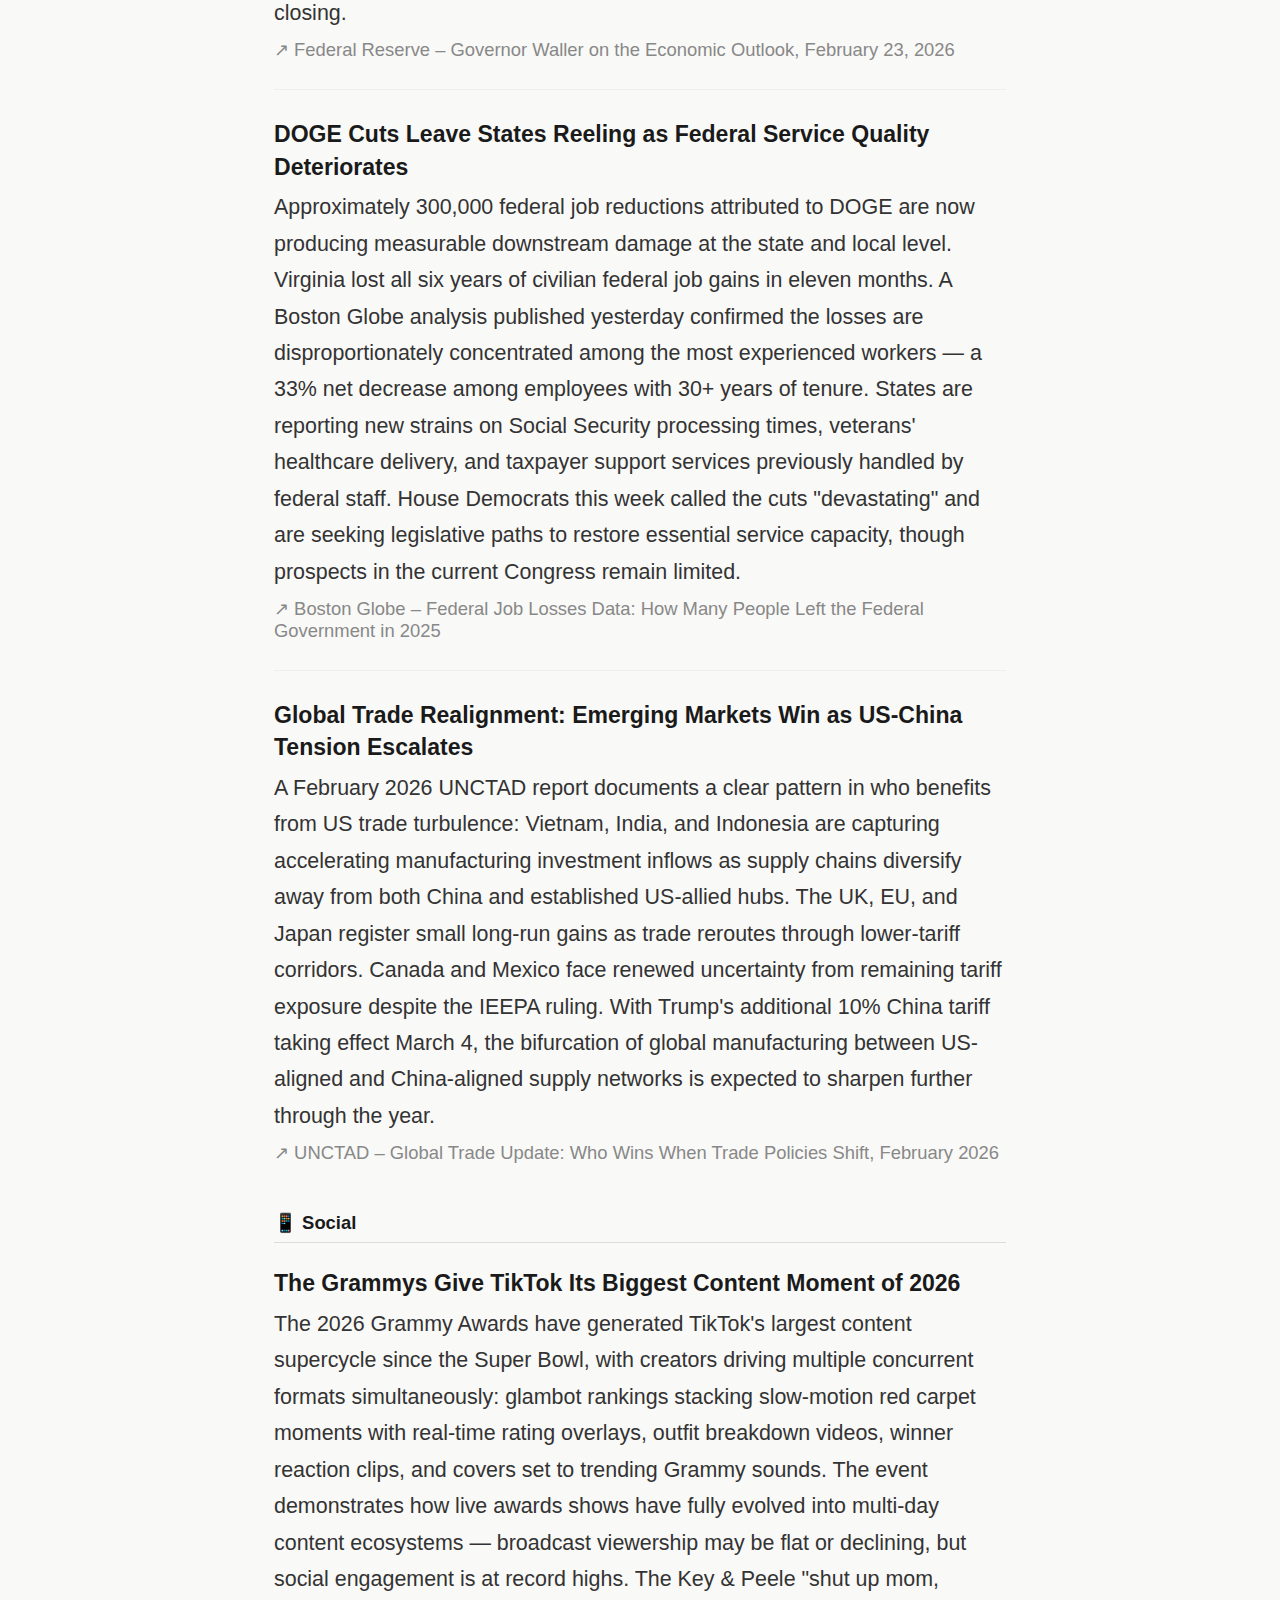
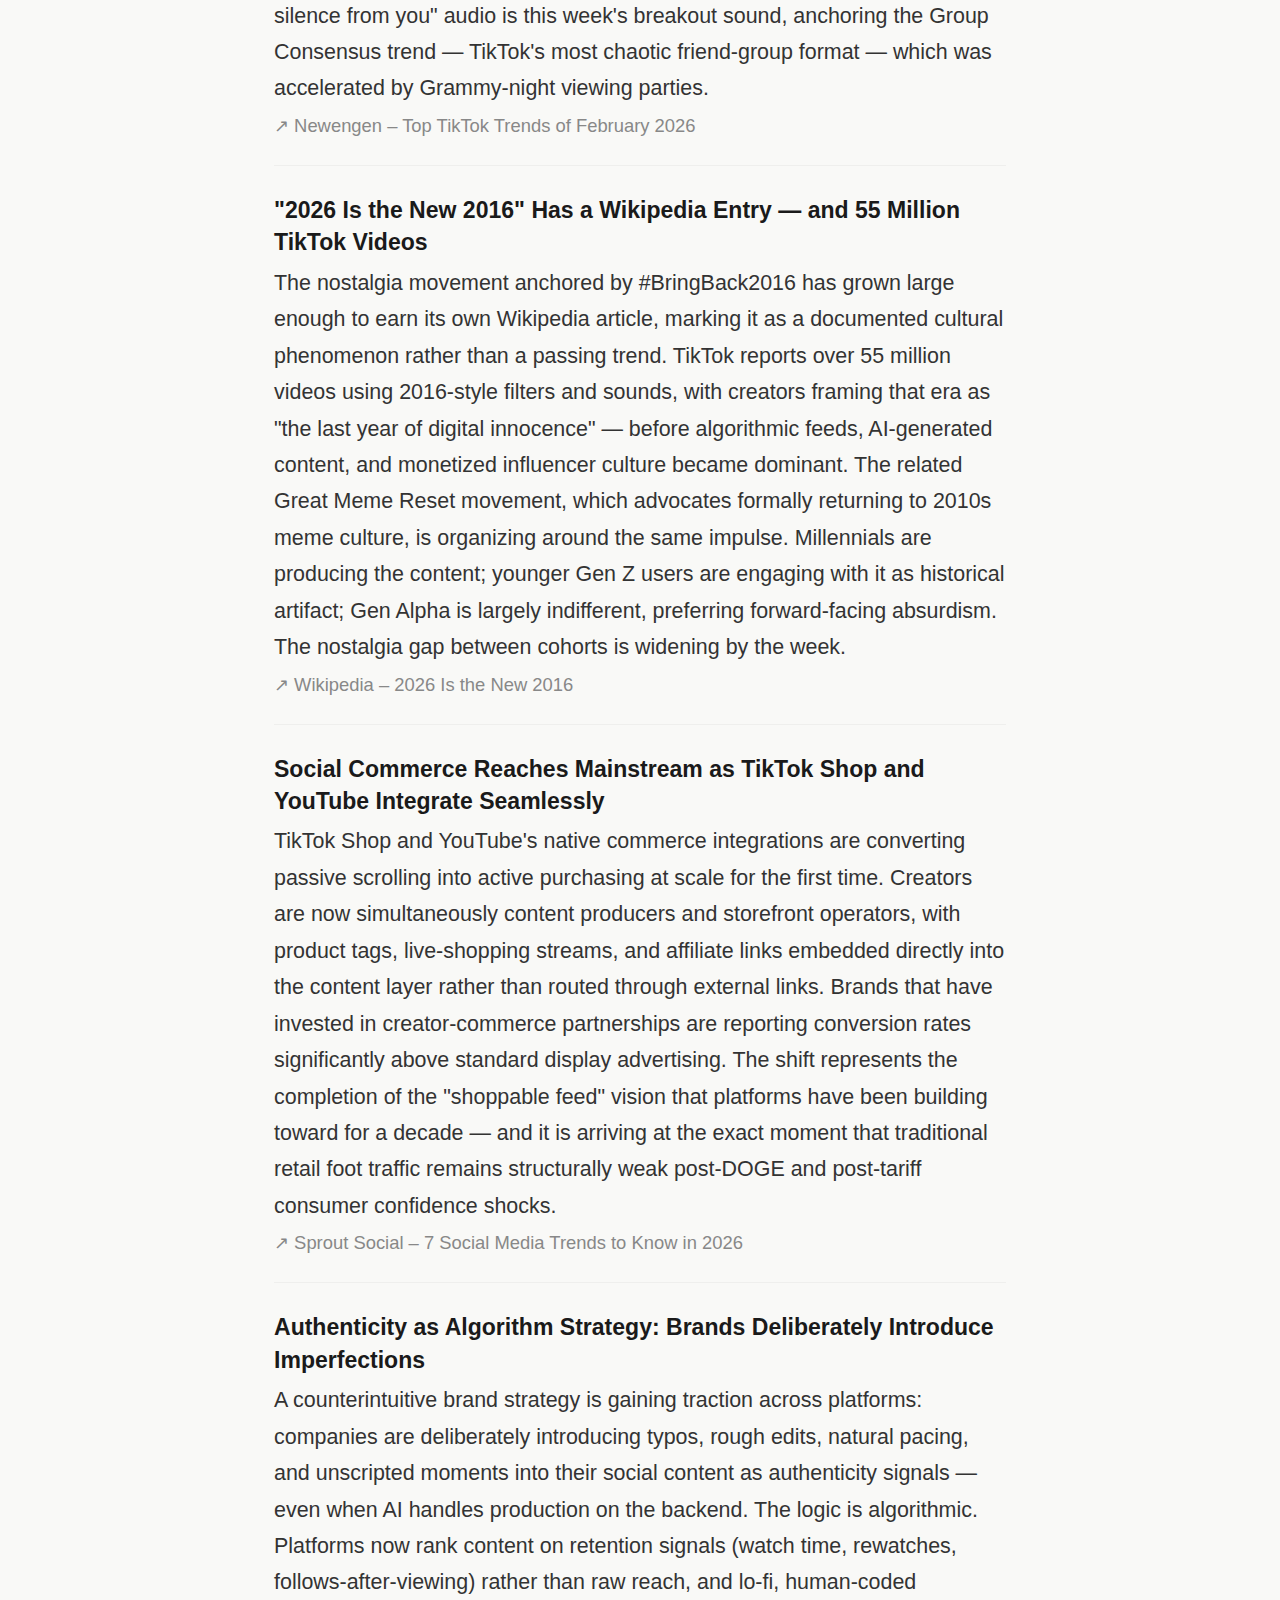
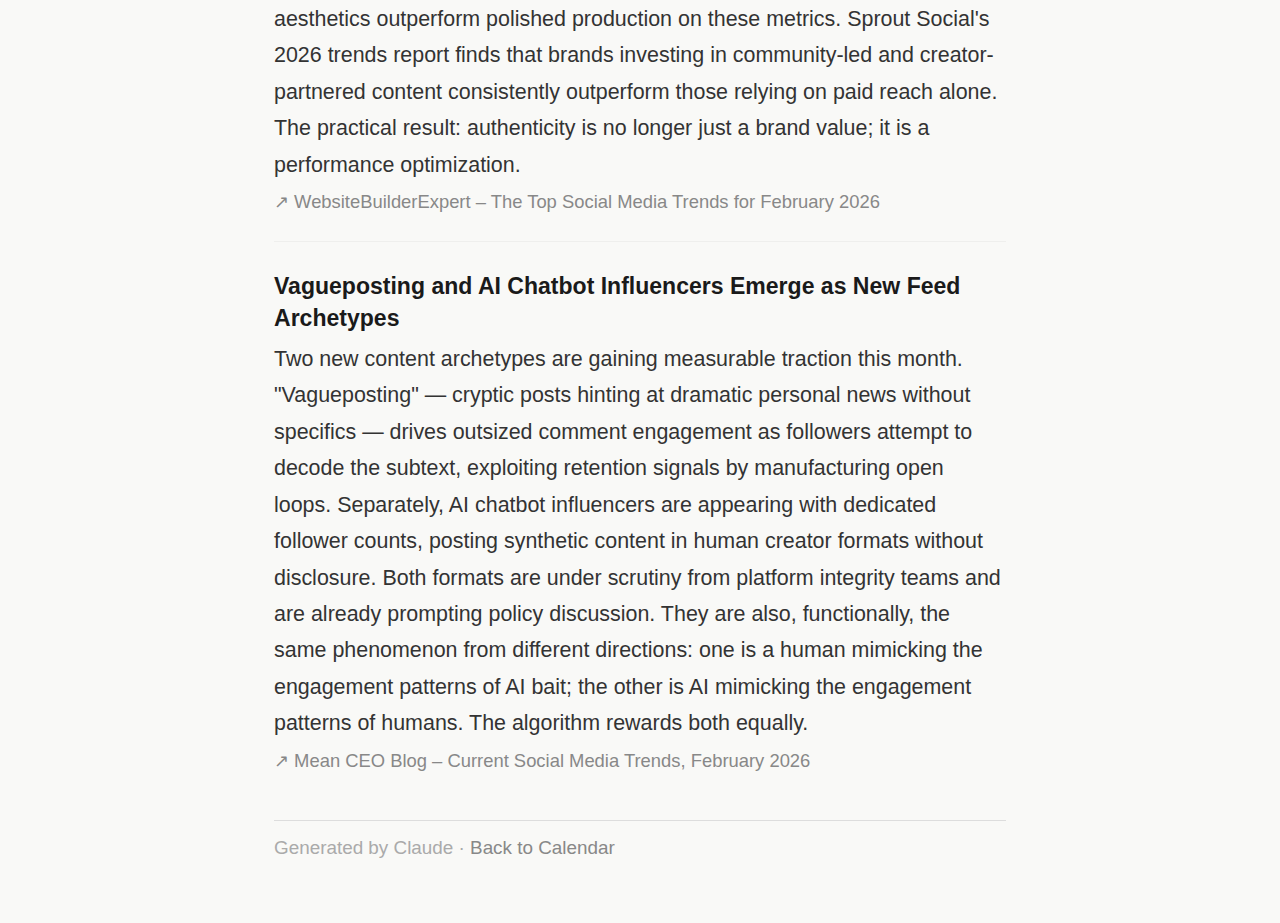
<file: signals copy/signals/2026-02-27.html>
<!DOCTYPE html>
<html lang="en">
<head>
  <meta charset="UTF-8" />
  <meta name="viewport" content="width=device-width, initial-scale=1.0" />
  <title>Will's Signals – Friday, February 27, 2026</title>
  <style>
    * { box-sizing: border-box; margin: 0; padding: 0; }
    body {
      font-family: -apple-system, BlinkMacSystemFont, "Segoe UI", Helvetica, Arial, sans-serif;
      background: #f9f9f7; color: #1a1a1a;
      max-width: 780px; margin: 0 auto; padding: 2rem 1.5rem 4rem;
    }
    header { border-bottom: 2px solid #1a1a1a; padding-bottom: 1rem; margin-bottom: 2.5rem; }
    header nav a { font-size: 0.85rem; color: #555; text-decoration: none; }
    header nav a:hover { color: #1a1a1a; }
    header h1 { font-size: 2.2rem; font-weight: 700; letter-spacing: -0.5px; margin-top: 0.5rem; }
    header .date { font-size: 1rem; color: #555; margin-top: 0.25rem; }
    section { margin-bottom: 3rem; }
    section h2 { font-size: 1.15rem; font-weight: 700; border-bottom: 1px solid #ddd; padding-bottom: 0.5rem; margin-bottom: 1.5rem; }
    .trend { margin-bottom: 1.75rem; padding-bottom: 1.75rem; border-bottom: 1px solid #efefed; }
    .trend:last-child { border-bottom: none; padding-bottom: 0; }
    .trend h3 { font-size: 1.44rem; font-weight: 600; margin-bottom: 0.4rem; line-height: 1.4; }
    .trend p { font-size: 1.34rem; line-height: 1.7; color: #333; }
    .trend .source { display: inline-block; margin-top: 0.5rem; font-size: 1.15rem; color: #888; text-decoration: none; }
    .trend .source:hover { color: #0066cc; }
    footer { border-top: 1px solid #ddd; padding-top: 1rem; margin-top: 1rem; font-size: 1.18rem; color: #aaa; }
    footer a { color: #888; text-decoration: none; }
    footer a:hover { color: #1a1a1a; }
    #themes { background: #fff; color: #1a1a1a; border: 1.5px solid #d0d0cc; border-radius: 10px; padding: 1.75rem 2rem; margin-bottom: 3rem; }
    #themes h2 { font-size: 0.75rem; font-weight: 700; text-transform: uppercase; letter-spacing: 0.1em; color: #888; border-bottom: 1px solid #e0e0dc; padding-bottom: 0.5rem; margin-bottom: 1.5rem; }
    .theme-item { margin-bottom: 1.5rem; padding-bottom: 1.5rem; border-bottom: 1px solid #efefed; }
    .theme-item:last-child { margin-bottom: 0; padding-bottom: 0; border-bottom: none; }
    .theme-item h3 { font-size: 1.37rem; font-weight: 700; color: #1a1a1a; margin-bottom: 0.35rem; line-height: 1.4; }
    .theme-item .signals { font-size: 1.08rem; color: #888; margin-bottom: 0.5rem; }
    .theme-item p { font-size: 1.27rem; line-height: 1.65; color: #333; }
    .horizon {
      display: inline-block;
      font-size: 0.72rem;
      font-weight: 700;
      text-transform: uppercase;
      letter-spacing: 0.07em;
      border-radius: 4px;
      padding: 0.2rem 0.55rem;
      margin-bottom: 0.45rem;
    }
    .horizon-near    { background: #fef3c7; color: #92400e; }
    .horizon-mid     { background: #ede9fe; color: #5b21b6; }
    .horizon-long    { background: #dcfce7; color: #166534; }
    .horizon-insight { background: #f1f5f9; color: #475569; }
    .opportunity-callout {
      margin-top: 1rem;
      padding: 0.75rem 1rem;
      border-left: 3px solid #d0d0cc;
      background: #fafaf8;
      border-radius: 0 5px 5px 0;
    }
    .opportunity-callout .opp-label {
      font-size: 0.68rem;
      font-weight: 700;
      text-transform: uppercase;
      letter-spacing: 0.09em;
      color: #aaa;
      margin-bottom: 0.3rem;
    }
    .opportunity-callout.near { border-left-color: #f59e0b; }
    .opportunity-callout.mid  { border-left-color: #8b5cf6; }
    .opportunity-callout.long { border-left-color: #22c55e; }
    .opportunity-callout p {
      font-size: 1.1rem;
      line-height: 1.6;
      color: #444;
      margin: 0;
    }
  </style>
</head>
<body>
  <header>
    <nav><a href="index.html">← Will's Signals</a></nav>
    <h1>Will's Signals</h1>
    <p class="date">Friday, February 27, 2026</p>
  </header>

  <section id="themes">
    <h2>Themes</h2>

    <div class="theme-item">
      <h3>"Prove It" Mode</h3>
      <div><span class="horizon horizon-insight">Insight</span></div>
      <div class="signals">Technological: Nvidia posts record $68B quarter, stock drops 5% · Economic: CoreWeave down 11%, AI capex sustainability questioned · Social: AI influencers face authenticity scrutiny</div>
      <p>Nvidia reported the best quarter in its history this week — $68.1 billion in revenue, guidance of $78 billion, a 73% year-over-year surge — and the market wiped $260 billion from its market cap. That is not a contradiction: it is a mood shift. Investors are no longer rewarding AI infrastructure announcements; they are waiting to see the returns. CoreWeave's simultaneous 11% drop, driven by ballooning capex and widening losses, sharpened the same question: when does spend become revenue? AI remains the dominant investment narrative of the decade, but the era of reflexive applause for big numbers is over.</p>
    </div>

    <div class="theme-item">
      <h3>AI's Moral Fault Lines</h3>
      <div><span class="horizon horizon-near">Near-term Opportunity · 1 yr</span></div>
      <div class="signals">Technological: Anthropic rejects Pentagon demands on Claude · Economic: Government AI contracts at stake · Social: Public debate about AI in autonomous weapons and mass surveillance</div>
      <p>The most consequential AI story of the day is not a product launch. Anthropic CEO Dario Amodei rejected the Pentagon's demand for unrestricted military access to Claude, drawing specific lines against two use cases: mass domestic surveillance and fully autonomous weapons with no human in the loop. Defense Secretary Hegseth set a 5 PM Friday deadline, threatening to designate Anthropic a supply chain risk — a status normally reserved for foreign adversaries. Amodei's position is that safety constraints are non-negotiable regardless of who is asking. The standoff sets a precedent that every AI company with a government contract will now have to navigate.</p>
      <div class="opportunity-callout near">
        <div class="opp-label">Top Opportunity</div>
        <p>Build enterprise AI governance tooling — auditable compliance layers that give organizations explicit control over which parties can access their AI systems and on what terms. Most enterprise AI buyers lack a defensible policy on government access; the Anthropic precedent makes that gap immediately visible. The first credible product that lets a legal or compliance team answer "what can the government compel our AI to do?" owns this market.</p>
      </div>
    </div>

    <div class="theme-item">
      <h3>The Tariff Ratchet</h3>
      <div><span class="horizon horizon-near">Near-term Opportunity · 1 yr</span></div>
      <div class="signals">Economic: Section 122 tariffs at 15%, additional 10% China tariff announced for March 4, Treasury yields surging · Social: Consumer price anxiety rising in social sentiment</div>
      <p>Every legal check on tariff authority has simply produced a new mechanism. The Supreme Court struck down IEEPA tariffs; Section 122 tariffs went up within hours, now at 15%. Today Trump announced an additional 10% tariff on Chinese imports, effective March 4. The 10-year Treasury yield has climbed to 4.04% — what analysts are calling the "Warsh Shock," reflecting both tariff-driven inflation expectations and uncertainty around the next Fed chair. Businesses have largely stopped trying to plan around specific rates and are instead building permanent price-flexibility into supply chains. The tariff state is not a policy; it is a new baseline.</p>
      <div class="opportunity-callout near">
        <div class="opp-label">Top Opportunity</div>
        <p>Build or invest in supply chain scenario-planning software that models tariff exposure in real time and surfaces alternative sourcing options as policy shifts. This was a strategic nice-to-have in 2024; it is now operational infrastructure. The companies that sell "tariff agility" — fast supplier switching, landed-cost modeling, dynamic pricing — are positioned for immediate and sustained demand regardless of which specific tariff regime is in force.</p>
      </div>
    </div>

    <div class="theme-item">
      <h3>The Displacement Economy</h3>
      <div><span class="horizon horizon-mid">Mid-term Opportunity · 2–3 yrs</span></div>
      <div class="signals">Economic: 300K DOGE federal cuts, weakest labor market since 2002 · Social: Ex-federal worker stories as content genre · Technological: AI efficiency replacing headcount</div>
      <p>Three simultaneous forces are reshaping who has work and who doesn't. DOGE's 300,000 federal cuts have wiped out years of employment gains across federal-dependent regions — Virginia lost six years of job growth in eleven months. The broader labor market posted its weakest non-recessionary performance since 2002. And firms across the private sector are growing output without growing headcount, using AI efficiency gains to do more with less. The unemployment rate climbing from 4.1% to 4.4% understates the underlying fragility: layoff rates are low, but hiring has largely stopped. The displacement is quiet, distributed, and cumulative.</p>
      <div class="opportunity-callout mid">
        <div class="opp-label">Top Opportunity</div>
        <p>Build private-sector alternatives to degraded federal services, starting where the gaps are most acute and the affected population most concentrated: benefits navigation for displaced federal workers, AI-assisted Social Security and veterans' claims processing, and outsourced administrative capacity for state agencies absorbing federal workload. The demand is real, politically durable across administrations, and currently served by no one at scale.</p>
      </div>
    </div>

    <div class="theme-item">
      <h3>The Attention Economy's Identity Crisis</h3>
      <div><span class="horizon horizon-near">Near-term Opportunity · 1 yr</span></div>
      <div class="signals">Social: Grammys content supercycle, #BringBack2016 at 55M TikTok videos, Key &amp; Peele audio trend, social commerce maturing · Technological: Algorithms shift to retention signals</div>
      <p>The feed is evolving faster than creators can track. TikTok's algorithm has shifted its core ranking signals from reach to retention — watch time, rewatches, saves — and the content strategies that worked six months ago are underperforming. The Grammys triggered a multi-day content ecosystem rather than a single broadcast event. "2026 is the new 2016" has its own Wikipedia entry now, anchoring a nostalgia movement that frames the pre-algorithmic internet as a lost golden age. At the same time, TikTok Shop and YouTube's commerce integrations are turning passive scrolling into active buying. The same feed is simultaneously a nostalgic retreat and a storefront.</p>
      <div class="opportunity-callout near">
        <div class="opp-label">Top Opportunity</div>
        <p>Build retention-first content infrastructure: tools that help creators and brands optimize for watch-time completion, rewatch rate, and follows-after-viewing rather than impressions and reach. Most creator analytics dashboards still optimize for the old signals. The brands and agencies that retool their production process and measurement stack around retention now will compound their audience advantage while competitors catch up — a gap that typically takes 12–18 months to close.</p>
      </div>
    </div>

  </section>

  <!-- TECHNOLOGICAL -->
  <section id="technological">
    <h2>💡 Technological</h2>

    <div class="trend">
      <h3>Anthropic Refuses Pentagon Demand for Unrestricted Military Use of Claude</h3>
      <p>Anthropic CEO Dario Amodei publicly rejected the Pentagon's demand to remove safety restrictions from Claude for military use, stating he "cannot in good conscience accede" to the request. The core dispute: the Department of Defense wants Claude available for "all lawful purposes," while Anthropic is drawing firm lines against mass domestic surveillance of Americans and fully autonomous weapons with no human oversight. Defense Secretary Pete Hegseth set a 5 PM Friday deadline, threatening to designate Anthropic a supply chain risk — a designation normally reserved for hostile foreign entities — or invoke the Defense Production Act to compel compliance. The standoff is the clearest test yet of whether AI companies can hold safety constraints against the demands of their largest potential customer.</p>
      <a class="source" href="https://www.washingtonpost.com/technology/2026/02/26/anthropic-pentagon-rejects-demand-claude/" target="_blank">↗ Washington Post – Anthropic Rejects Pentagon Demand to Allow Wide Military Use of Claude</a>
    </div>

    <div class="trend">
      <h3>Nvidia Posts $68B Quarter, Guides $78B — Market Wipes $260B Anyway</h3>
      <p>Nvidia reported fiscal Q4 2026 revenue of $68.1 billion, up 73% year-over-year, with data center revenue of $62.3 billion. Guidance for Q1 2027 came in at $78 billion, well above analyst estimates of $72.6 billion. Despite beating on every line, the stock dropped 5.5% — its worst single-day decline since April — wiping roughly $260 billion from its market cap. Investors have moved into "prove it" mode: the question is no longer whether AI infrastructure is being built, but whether the customers spending on it will generate returns that justify the outlay. CoreWeave, the AI cloud company in which Nvidia has a $2 billion stake, fell 11% after reporting widening losses and guiding capex of at least $30 billion in 2026, doubling its prior year spend.</p>
      <a class="source" href="https://www.cnbc.com/2026/02/26/nvidia-nvda-stock-price-q4-earnings.html" target="_blank">↗ CNBC – Nvidia's Blowout Earnings Report Disappoints Wall Street as Stock Sinks 5%</a>
    </div>

    <div class="trend">
      <h3>Meta Signs Deal to Rent Google TPUs, Signaling Chip Supply Crunch</h3>
      <p>Meta has agreed to a multi-year deal to rent Google's in-house Tensor Processing Units (TPUs) to train and run AI models across its products — a significant strategic shift for a company that has invested heavily in its own custom AI silicon (MTIA chips). The deal reflects the reality that even at hyperscaler scale, Nvidia GPU supply is insufficient to meet accelerating demand, and alternative silicon is no longer a backup plan but a necessity. Google gains a major external reference customer for its TPU infrastructure, validating them for large-scale LLM workloads against Nvidia's dominant H100 and Blackwell lines. Watch for similar cross-company compute rental arrangements as custom silicon becomes a tradeable commodity.</p>
      <a class="source" href="https://techstartups.com/2026/02/27/top-tech-news-today-february-27-2026/" target="_blank">↗ Tech Startups – Top Tech News Today, February 27, 2026</a>
    </div>

    <div class="trend">
      <h3>MWC 2026 Opens Tomorrow with AI-Native Connectivity as Central Theme</h3>
      <p>Mobile World Congress 2026 press days begin Saturday in Barcelona, with the main event running March 2–5. Samsung held its Galaxy Unpacked event earlier this week to launch the Galaxy S26 series ahead of the floor, while Xiaomi holds its launch event Saturday and Honor on Sunday. Microsoft has already issued pre-show announcements deploying Azure Local and Microsoft 365 Local for disconnected network environments — a direct pitch to telecoms building out edge AI infrastructure in low-connectivity regions. The conference's overarching narrative: AI is no longer a smartphone feature to be announced; it is the architecture that mobile networks, edge compute, and enterprise connectivity are all being rebuilt around.</p>
      <a class="source" href="https://www.androidcentral.com/phones/mwc-2026-what-to-expect" target="_blank">↗ Android Central – MWC 2026: What to Expect</a>
    </div>

    <div class="trend">
      <h3>US Senate Reintroduces Bipartisan AI Standards Proposal</h3>
      <p>US senators this week reintroduced bipartisan legislation to strengthen American AI competitiveness through voluntary standards, benchmarks, and transparency guidelines, paired with national laboratory testbeds for AI and frontier technology evaluation. The bill is explicitly framed as an alternative to the EU AI Act model — enablement rather than restriction — and anchored in the competitive threat from China. Industry groups have broadly welcomed it as a workable middle path. The timing is pointed: the proposal arrives the same week the Anthropic–Pentagon standoff surfaces the hardest questions about what "voluntary" constraints mean when government pressure is applied.</p>
      <a class="source" href="https://techstartups.com/2026/02/27/top-tech-news-today-february-27-2026/" target="_blank">↗ Tech Startups – Top Tech News Today, February 27, 2026</a>
    </div>

  </section>

  <!-- ECONOMIC -->
  <section id="economic">
    <h2>📈 Economic</h2>

    <div class="trend">
      <h3>Markets Rally on SCOTUS Tariff Ruling — Then Trump Adds More Tariffs on China</h3>
      <p>US equities climbed Friday after the Supreme Court's 6–3 ruling that IEEPA does not authorize presidential tariffs, with the S&P 500 up 0.7% and Nasdaq up 0.9%. The relief was immediately complicated: Trump announced an additional 10% tariff on all Chinese imports, effective March 4, stacking on top of the existing Section 122 15% global surcharge already in place. The Yale Budget Lab estimates the cumulative 2026 tariff regime represents a $1,500 per-household effective tax increase — the largest as a share of GDP since 1993. Markets have absorbed each new announcement with diminishing reaction, a dynamic analysts have labeled "TACO" (Trump Always Chickens Out), but the underlying economic drag from sustained elevated tariffs is compounding regardless of market sentiment.</p>
      <a class="source" href="https://www.riotimesonline.com/global-economy-briefing-friday-february-27-2026/" target="_blank">↗ Rio Times – Global Economy Briefing, Friday, February 27, 2026</a>
    </div>

    <div class="trend">
      <h3>Treasury Yields Surge on "Warsh Shock" — 10-Year Hits 4.04%</h3>
      <p>US Treasury markets are undergoing a significant recalibration, with the benchmark 10-year yield climbing to 4.04% and the 2-year yield holding near 3.46% — a sharp rebound from flight-to-safety lows seen earlier this month. Analysts are calling this the "Warsh Shock," reflecting dual pressures: tariff-driven inflation expectations reigniting and market uncertainty around whether Kevin Warsh — seen as a hawkish pick — will be nominated as the next Fed Chair. Higher yields tighten financial conditions across mortgages, corporate credit, and government financing simultaneously, complicating the Fed's already narrow path between cooling inflation and supporting a softening labor market.</p>
      <a class="source" href="https://markets.financialcontent.com/stocks/article/marketminute-2026-2-26-the-warsh-shock-and-the-tariff-pivot-why-us-treasury-yields-are-surging-in-early-2026" target="_blank">↗ Financial Content – The "Warsh Shock" and the Tariff Pivot: Why Treasury Yields Are Surging</a>
    </div>

    <div class="trend">
      <h3>Hot PCE and Draining Pre-Tariff Inventories Set Up a Price Surge Through Spring</h3>
      <p>January 2026 core PCE came in at 3.0% year-over-year, with one services category posting a 0.6% single-month jump driven by airline fares (up 6.5%) and medical costs. Fed Governor Waller confirmed a March rate pause is now the base case. The more forward-looking concern: businesses that front-loaded inventory purchases ahead of tariffs are now running those stockpiles down. Once pre-tariff inventory is exhausted — estimated by economists to occur in Q2 — tariff costs will pass through directly to consumer prices, adding a second inflationary wave on top of the current services stickiness. The disinflationary window the Fed needed to cut rates is closing.</p>
      <a class="source" href="https://www.federalreserve.gov/newsevents/speech/waller20260223a.htm" target="_blank">↗ Federal Reserve – Governor Waller on the Economic Outlook, February 23, 2026</a>
    </div>

    <div class="trend">
      <h3>DOGE Cuts Leave States Reeling as Federal Service Quality Deteriorates</h3>
      <p>Approximately 300,000 federal job reductions attributed to DOGE are now producing measurable downstream damage at the state and local level. Virginia lost all six years of civilian federal job gains in eleven months. A Boston Globe analysis published yesterday confirmed the losses are disproportionately concentrated among the most experienced workers — a 33% net decrease among employees with 30+ years of tenure. States are reporting new strains on Social Security processing times, veterans' healthcare delivery, and taxpayer support services previously handled by federal staff. House Democrats this week called the cuts "devastating" and are seeking legislative paths to restore essential service capacity, though prospects in the current Congress remain limited.</p>
      <a class="source" href="https://www.bostonglobe.com/2026/02/26/nation/federal-job-losses-data/" target="_blank">↗ Boston Globe – Federal Job Losses Data: How Many People Left the Federal Government in 2025</a>
    </div>

    <div class="trend">
      <h3>Global Trade Realignment: Emerging Markets Win as US-China Tension Escalates</h3>
      <p>A February 2026 UNCTAD report documents a clear pattern in who benefits from US trade turbulence: Vietnam, India, and Indonesia are capturing accelerating manufacturing investment inflows as supply chains diversify away from both China and established US-allied hubs. The UK, EU, and Japan register small long-run gains as trade reroutes through lower-tariff corridors. Canada and Mexico face renewed uncertainty from remaining tariff exposure despite the IEEPA ruling. With Trump's additional 10% China tariff taking effect March 4, the bifurcation of global manufacturing between US-aligned and China-aligned supply networks is expected to sharpen further through the year.</p>
      <a class="source" href="https://unctad.org/publication/global-trade-update-february-2026-who-wins-when-trade-policies-shift" target="_blank">↗ UNCTAD – Global Trade Update: Who Wins When Trade Policies Shift, February 2026</a>
    </div>

  </section>

  <!-- SOCIAL -->
  <section id="social">
    <h2>📱 Social</h2>

    <div class="trend">
      <h3>The Grammys Give TikTok Its Biggest Content Moment of 2026</h3>
      <p>The 2026 Grammy Awards have generated TikTok's largest content supercycle since the Super Bowl, with creators driving multiple concurrent formats simultaneously: glambot rankings stacking slow-motion red carpet moments with real-time rating overlays, outfit breakdown videos, winner reaction clips, and covers set to trending Grammy sounds. The event demonstrates how live awards shows have fully evolved into multi-day content ecosystems — broadcast viewership may be flat or declining, but social engagement is at record highs. The Key &amp; Peele "shut up mom, silence from you" audio is this week's breakout sound, anchoring the Group Consensus trend — TikTok's most chaotic friend-group format — which was accelerated by Grammy-night viewing parties.</p>
      <a class="source" href="https://newengen.com/insights/february-2026-tiktok-trends/" target="_blank">↗ Newengen – Top TikTok Trends of February 2026</a>
    </div>

    <div class="trend">
      <h3>"2026 Is the New 2016" Has a Wikipedia Entry — and 55 Million TikTok Videos</h3>
      <p>The nostalgia movement anchored by #BringBack2016 has grown large enough to earn its own Wikipedia article, marking it as a documented cultural phenomenon rather than a passing trend. TikTok reports over 55 million videos using 2016-style filters and sounds, with creators framing that era as "the last year of digital innocence" — before algorithmic feeds, AI-generated content, and monetized influencer culture became dominant. The related Great Meme Reset movement, which advocates formally returning to 2010s meme culture, is organizing around the same impulse. Millennials are producing the content; younger Gen Z users are engaging with it as historical artifact; Gen Alpha is largely indifferent, preferring forward-facing absurdism. The nostalgia gap between cohorts is widening by the week.</p>
      <a class="source" href="https://en.wikipedia.org/wiki/2026_is_the_new_2016" target="_blank">↗ Wikipedia – 2026 Is the New 2016</a>
    </div>

    <div class="trend">
      <h3>Social Commerce Reaches Mainstream as TikTok Shop and YouTube Integrate Seamlessly</h3>
      <p>TikTok Shop and YouTube's native commerce integrations are converting passive scrolling into active purchasing at scale for the first time. Creators are now simultaneously content producers and storefront operators, with product tags, live-shopping streams, and affiliate links embedded directly into the content layer rather than routed through external links. Brands that have invested in creator-commerce partnerships are reporting conversion rates significantly above standard display advertising. The shift represents the completion of the "shoppable feed" vision that platforms have been building toward for a decade — and it is arriving at the exact moment that traditional retail foot traffic remains structurally weak post-DOGE and post-tariff consumer confidence shocks.</p>
      <a class="source" href="https://sproutsocial.com/insights/social-media-trends/" target="_blank">↗ Sprout Social – 7 Social Media Trends to Know in 2026</a>
    </div>

    <div class="trend">
      <h3>Authenticity as Algorithm Strategy: Brands Deliberately Introduce Imperfections</h3>
      <p>A counterintuitive brand strategy is gaining traction across platforms: companies are deliberately introducing typos, rough edits, natural pacing, and unscripted moments into their social content as authenticity signals — even when AI handles production on the backend. The logic is algorithmic. Platforms now rank content on retention signals (watch time, rewatches, follows-after-viewing) rather than raw reach, and lo-fi, human-coded aesthetics outperform polished production on these metrics. Sprout Social's 2026 trends report finds that brands investing in community-led and creator-partnered content consistently outperform those relying on paid reach alone. The practical result: authenticity is no longer just a brand value; it is a performance optimization.</p>
      <a class="source" href="https://www.websitebuilderexpert.com/news/social-media-trends-february-2026/" target="_blank">↗ WebsiteBuilderExpert – The Top Social Media Trends for February 2026</a>
    </div>

    <div class="trend">
      <h3>Vagueposting and AI Chatbot Influencers Emerge as New Feed Archetypes</h3>
      <p>Two new content archetypes are gaining measurable traction this month. "Vagueposting" — cryptic posts hinting at dramatic personal news without specifics — drives outsized comment engagement as followers attempt to decode the subtext, exploiting retention signals by manufacturing open loops. Separately, AI chatbot influencers are appearing with dedicated follower counts, posting synthetic content in human creator formats without disclosure. Both formats are under scrutiny from platform integrity teams and are already prompting policy discussion. They are also, functionally, the same phenomenon from different directions: one is a human mimicking the engagement patterns of AI bait; the other is AI mimicking the engagement patterns of humans. The algorithm rewards both equally.</p>
      <a class="source" href="https://blog.mean.ceo/current-social-media-trends-february-2026/" target="_blank">↗ Mean CEO Blog – Current Social Media Trends, February 2026</a>
    </div>

  </section>

  <footer>
    <p>Generated by Claude · <a href="index.html">Back to Calendar</a></p>
  </footer>

</body>
</html>
</file>
<file: style.css>
#menu {
  float: right;
  margin-top: 30px;
  margin-right: 20px;
  text-align: left;
  width: 200px;
  font-family: Helvetica;
  background-color: #FFFFE0;
  height: 100%;
}
body {
  font-family: "Helvetica";
  font-size: 120%;
line-break: normal;
}
p span {
  display: block;
  white-space: pre-wrap;
}
</file>
